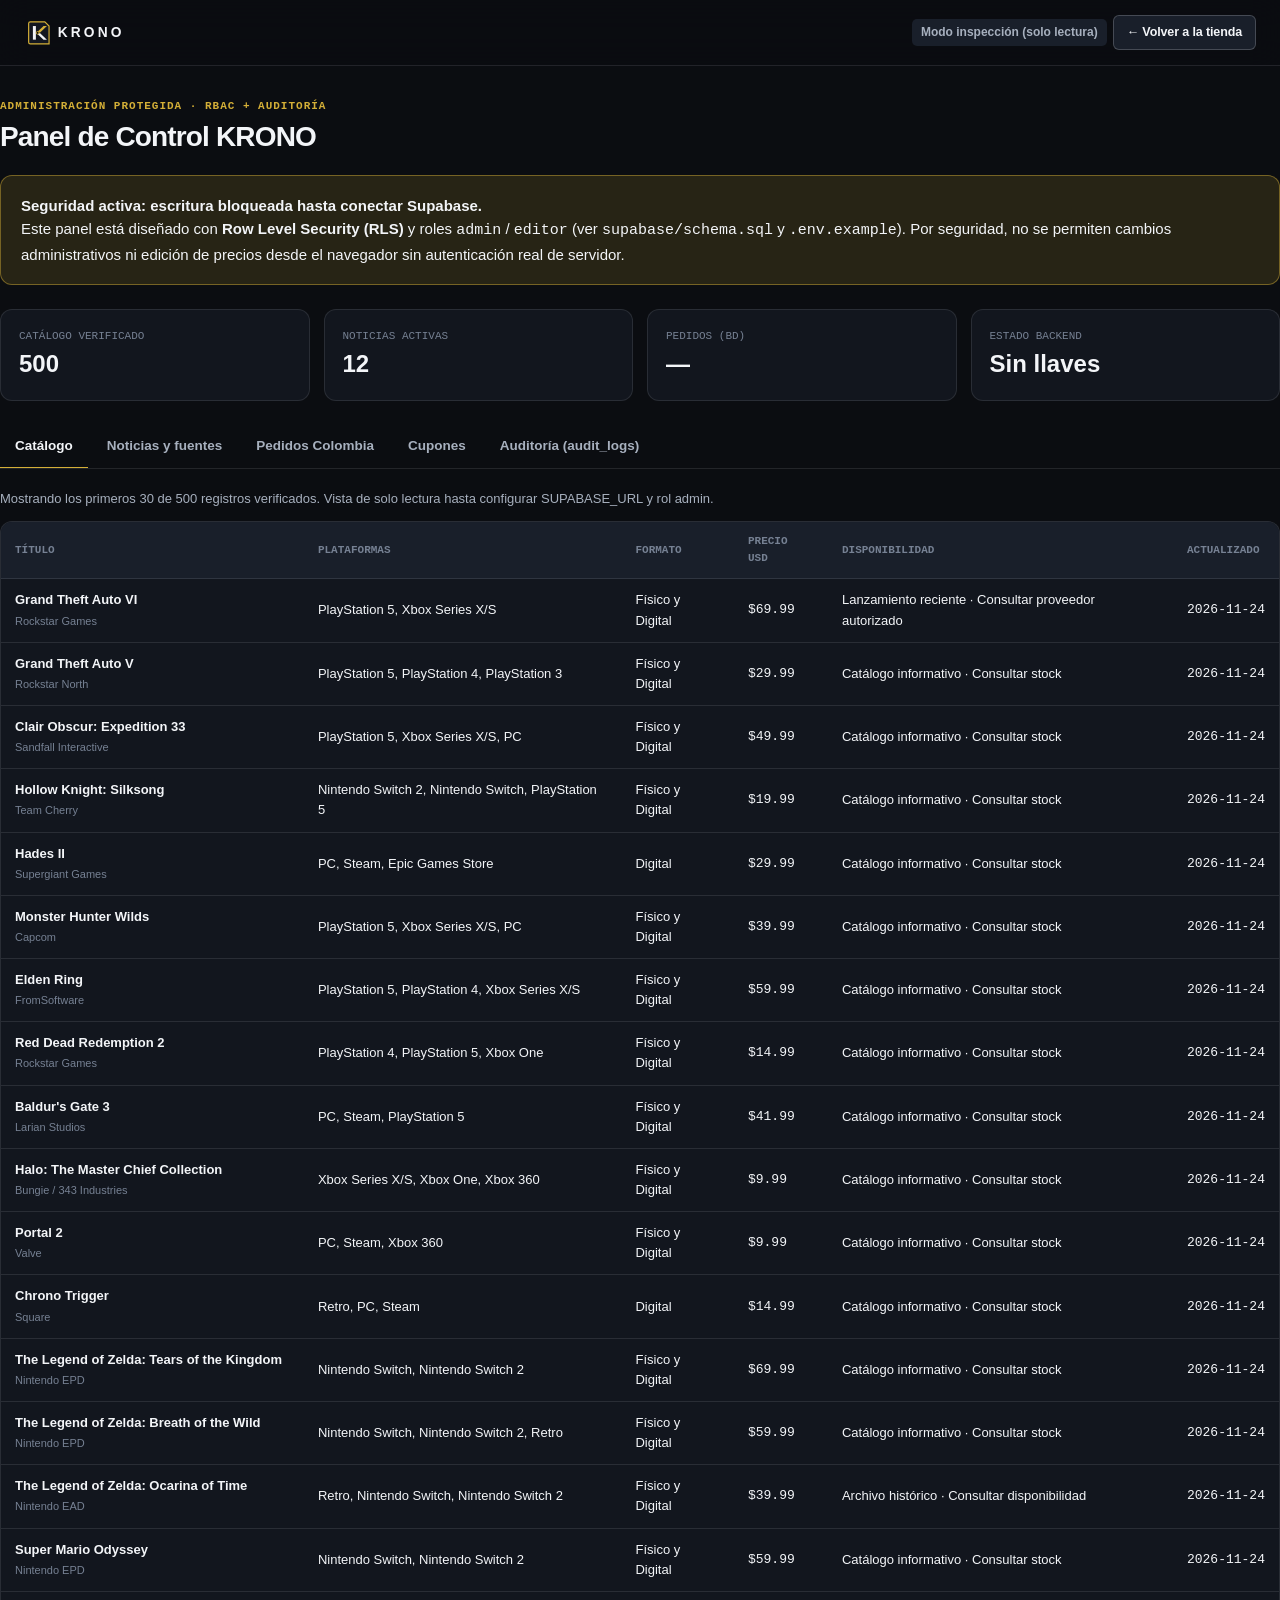
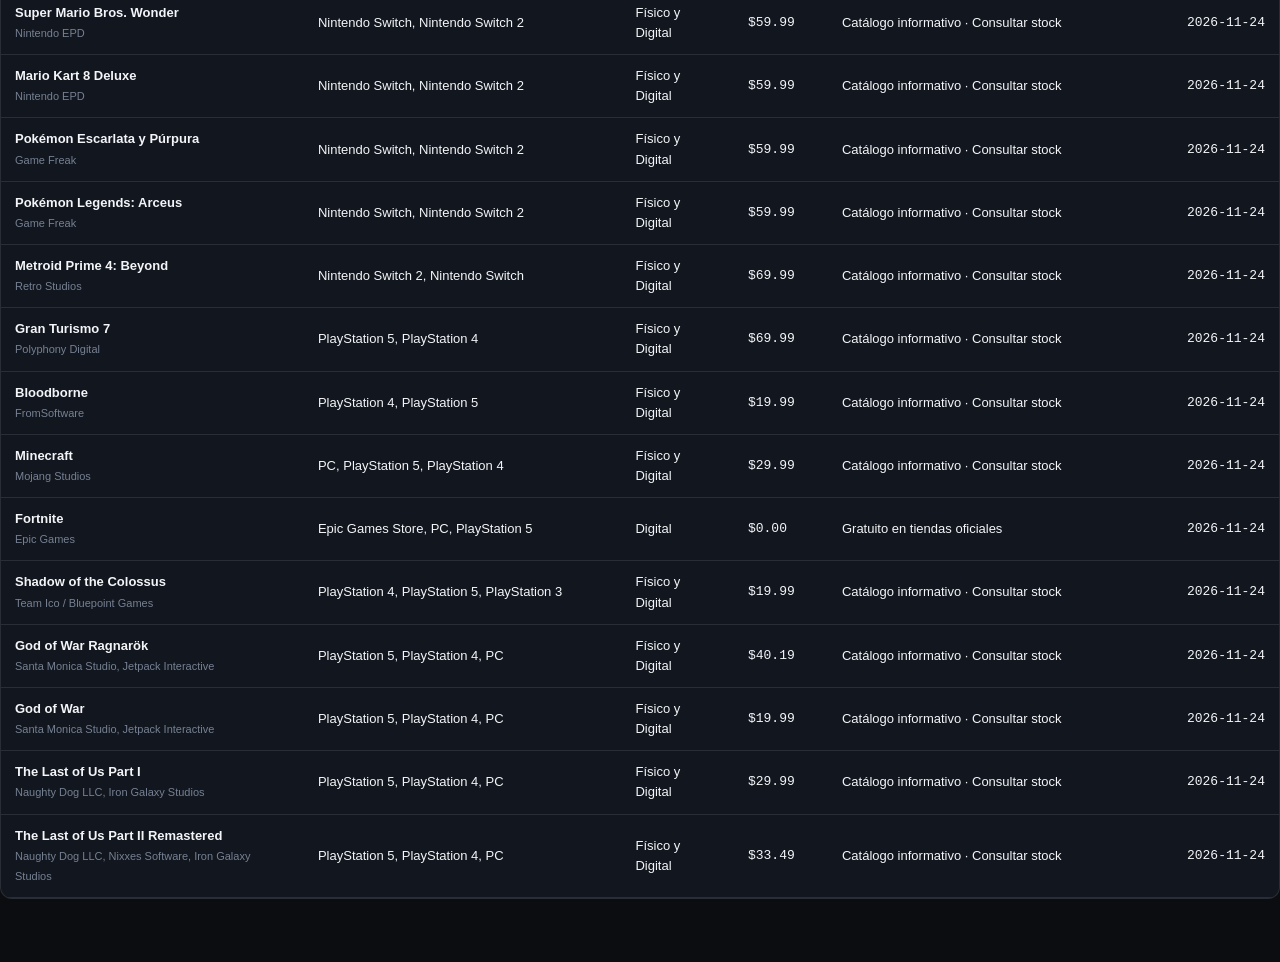
<file: admin.html>
<!DOCTYPE html>
<html lang="es" data-theme="dark">
  <head>
    <meta charset="UTF-8" />
    <meta name="viewport" content="width=device-width, initial-scale=1.0" />
    <meta name="robots" content="noindex, nofollow" />
    <title>Panel Administrativo — KRONO Game Store</title>
    <link rel="icon" type="image/svg+xml" href="assets/images/favicon.svg" />
    <link rel="stylesheet" href="css/styles.css" />
    <link rel="stylesheet" href="css/aurora-case.css" />
    <style>
      .admin-shell { padding: 32px 0 64px; }
      .admin-banner { padding: 18px 20px; border-radius: 12px; border: 1px solid color-mix(in srgb, var(--accent) 45%, transparent); background: var(--accent-soft); margin-bottom: 24px; }
      .admin-stats { display: grid; grid-template-columns: repeat(4, minmax(0, 1fr)); gap: 14px; margin-bottom: 24px; }
      .stat-card { padding: 18px; border-radius: 12px; background: var(--surface); border: 1px solid var(--border); }
      .stat-card span { display: block; font-family: var(--font-mono); font-size: 11px; color: var(--ink-muted); text-transform: uppercase; }
      .stat-card strong { font-size: 24px; font-weight: 800; }
      .admin-table-wrap { overflow-x: auto; border: 1px solid var(--border); border-radius: 12px; background: var(--surface); }
      .admin-table { width: 100%; border-collapse: collapse; font-size: 13px; }
      .admin-table th, .admin-table td { padding: 11px 14px; border-bottom: 1px solid var(--border); text-align: left; }
      .admin-table th { font-family: var(--font-mono); font-size: 11px; text-transform: uppercase; color: var(--ink-muted); background: var(--surface-subtle); }
      @media (max-width: 820px) { .admin-stats { grid-template-columns: repeat(2, 1fr); } }
    </style>
  </head>
  <body>
    <header class="site-header">
      <div class="container header-inner">
        <a href="index.html" class="brand" aria-label="Volver a KRONO">
          <img src="assets/brand/krono-horizontal.svg" alt="KRONO" class="brand-logo-img" width="150" height="30" />
        </a>
        <div class="header-actions">
          <span class="meta-tag" id="adminRoleBadge">Verificando permisos RBAC...</span>
          <a href="index.html" class="btn btn-secondary btn-sm">← Volver a la tienda</a>
        </div>
      </div>
    </header>

    <main class="container admin-shell">
      <div class="section-header">
        <div>
          <p class="section-eyebrow">Administración protegida · RBAC + Auditoría</p>
          <h1 class="section-title" style="font-size: 28px">Panel de Control KRONO</h1>
        </div>
      </div>

      <div id="adminStatusBanner" class="admin-banner"></div>

      <div class="admin-stats">
        <div class="stat-card"><span>Catálogo verificado</span><strong id="statGames">0</strong></div>
        <div class="stat-card"><span>Noticias activas</span><strong id="statNews">0</strong></div>
        <div class="stat-card"><span>Pedidos (BD)</span><strong id="statOrders">—</strong></div>
        <div class="stat-card"><span>Estado Backend</span><strong id="statBackend">Pendiente</strong></div>
      </div>

      <div class="section-tabs" role="tablist">
        <button type="button" class="tab-btn active" data-admin-tab="catalog">Catálogo</button>
        <button type="button" class="tab-btn" data-admin-tab="news">Noticias y fuentes</button>
        <button type="button" class="tab-btn" data-admin-tab="orders">Pedidos Colombia</button>
        <button type="button" class="tab-btn" data-admin-tab="coupons">Cupones</button>
        <button type="button" class="tab-btn" data-admin-tab="audit">Auditoría (audit_logs)</button>
      </div>

      <div id="adminTabContent"></div>
    </main>

    <script type="module" src="js/admin.js"></script>
  </body>
</html>
</file>
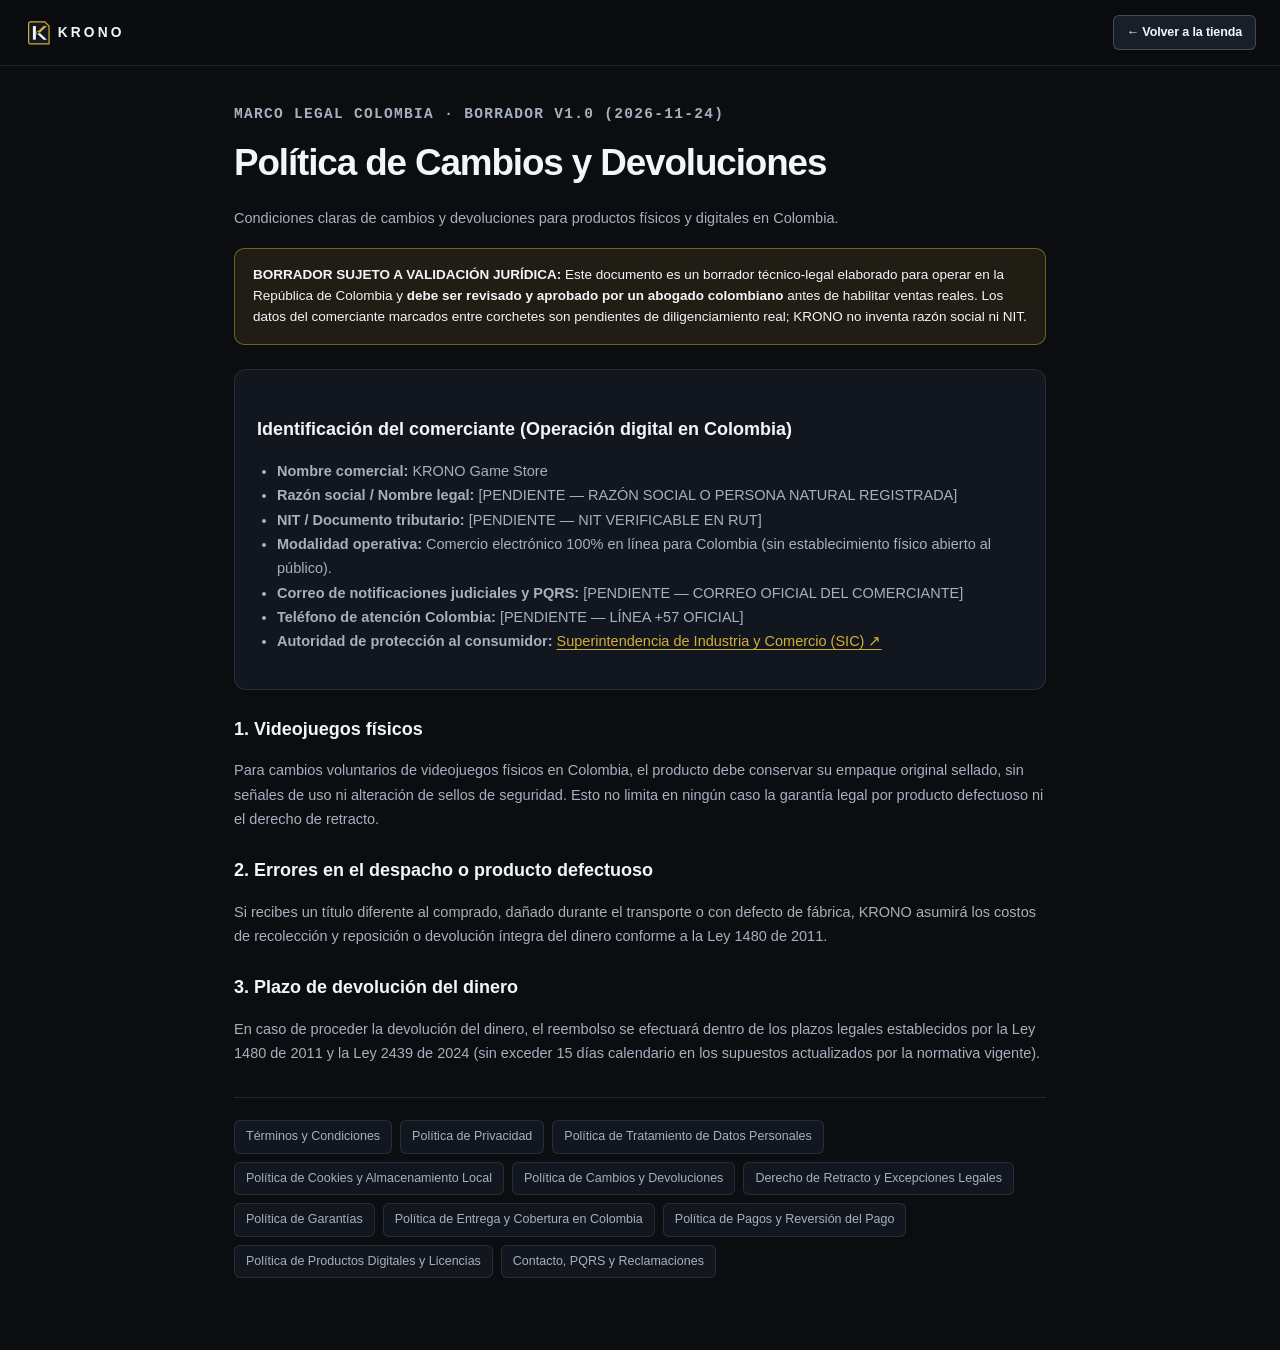
<file: legal/cambios-y-devoluciones.html>
<!DOCTYPE html>
<html lang="es" data-theme="dark">
  <head>
    <meta charset="UTF-8" />
    <meta name="viewport" content="width=device-width, initial-scale=1.0" />
    <title>Política de Cambios y Devoluciones — KRONO Game Store (Colombia)</title>
    <meta name="description" content="Condiciones claras de cambios y devoluciones para productos físicos y digitales en Colombia." />
    <link rel="icon" type="image/svg+xml" href="../assets/images/favicon.svg" />
    <link rel="stylesheet" href="../css/styles.css" />
    <link rel="stylesheet" href="../css/aurora-case.css" />
    <link rel="stylesheet" href="legal.css" />
  </head>
  <body>
    <header class="site-header">
      <div class="container header-inner">
        <a href="../index.html" class="brand" aria-label="Volver a KRONO">
          <img src="../assets/brand/krono-horizontal.svg" alt="KRONO" class="brand-logo-img" width="150" height="30" />
        </a>
        <div class="header-actions">
          <a href="../index.html#catalogo" class="btn btn-secondary btn-sm">← Volver a la tienda</a>
        </div>
      </div>
    </header>

    <main class="legal-shell legal-article">
      <p class="section-eyebrow">Marco Legal Colombia · Borrador v1.0 (2026-11-24)</p>
      <h1>Política de Cambios y Devoluciones</h1>
      <p style="margin-bottom: 18px">Condiciones claras de cambios y devoluciones para productos físicos y digitales en Colombia.</p>
      
<div class="legal-draft-alert" role="note">
  <strong>BORRADOR SUJETO A VALIDACIÓN JURÍDICA:</strong> Este documento es un borrador técnico-legal
  elaborado para operar en la República de Colombia y <strong>debe ser revisado y aprobado por un abogado
  colombiano</strong> antes de habilitar ventas reales. Los datos del comerciante marcados entre corchetes
  son pendientes de diligenciamiento real; KRONO no inventa razón social ni NIT.
</div>

      
<section class="legal-card">
  <h2>Identificación del comerciante (Operación digital en Colombia)</h2>
  <ul>
    <li><strong>Nombre comercial:</strong> KRONO Game Store</li>
    <li><strong>Razón social / Nombre legal:</strong> [PENDIENTE — RAZÓN SOCIAL O PERSONA NATURAL REGISTRADA]</li>
    <li><strong>NIT / Documento tributario:</strong> [PENDIENTE — NIT VERIFICABLE EN RUT]</li>
    <li><strong>Modalidad operativa:</strong> Comercio electrónico 100% en línea para Colombia (sin establecimiento físico abierto al público).</li>
    <li><strong>Correo de notificaciones judiciales y PQRS:</strong> [PENDIENTE — CORREO OFICIAL DEL COMERCIANTE]</li>
    <li><strong>Teléfono de atención Colombia:</strong> [PENDIENTE — LÍNEA +57 OFICIAL]</li>
    <li><strong>Autoridad de protección al consumidor:</strong>
      <a href="https://www.sic.gov.co/" target="_blank" rel="noopener noreferrer">Superintendencia de Industria y Comercio (SIC) ↗</a>
    </li>
  </ul>
</section>

      <section>
        
        <h2>1. Videojuegos físicos</h2>
        <p>Para cambios voluntarios de videojuegos físicos en Colombia, el producto debe conservar su empaque original sellado, sin señales de uso ni alteración de sellos de seguridad. Esto no limita en ningún caso la garantía legal por producto defectuoso ni el derecho de retracto.</p>
        <h2>2. Errores en el despacho o producto defectuoso</h2>
        <p>Si recibes un título diferente al comprado, dañado durante el transporte o con defecto de fábrica, KRONO asumirá los costos de recolección y reposición o devolución íntegra del dinero conforme a la Ley 1480 de 2011.</p>
        <h2>3. Plazo de devolución del dinero</h2>
        <p>En caso de proceder la devolución del dinero, el reembolso se efectuará dentro de los plazos legales establecidos por la Ley 1480 de 2011 y la Ley 2439 de 2024 (sin exceder 15 días calendario en los supuestos actualizados por la normativa vigente).</p>
        
      </section>
      <nav class="legal-nav-grid" aria-label="Documentos legales de KRONO">
        <a href="terminos-y-condiciones.html">Términos y Condiciones</a>
<a href="politica-de-privacidad.html">Política de Privacidad</a>
<a href="tratamiento-de-datos.html">Política de Tratamiento de Datos Personales</a>
<a href="politica-de-cookies.html">Política de Cookies y Almacenamiento Local</a>
<a href="cambios-y-devoluciones.html">Política de Cambios y Devoluciones</a>
<a href="derecho-de-retracto.html">Derecho de Retracto y Excepciones Legales</a>
<a href="garantias.html">Política de Garantías</a>
<a href="politica-de-entrega.html">Política de Entrega y Cobertura en Colombia</a>
<a href="politica-de-pagos.html">Política de Pagos y Reversión del Pago</a>
<a href="productos-digitales.html">Política de Productos Digitales y Licencias</a>
<a href="contacto-y-reclamaciones.html">Contacto, PQRS y Reclamaciones</a>
      </nav>
    </main>
  </body>
</html>
</file>
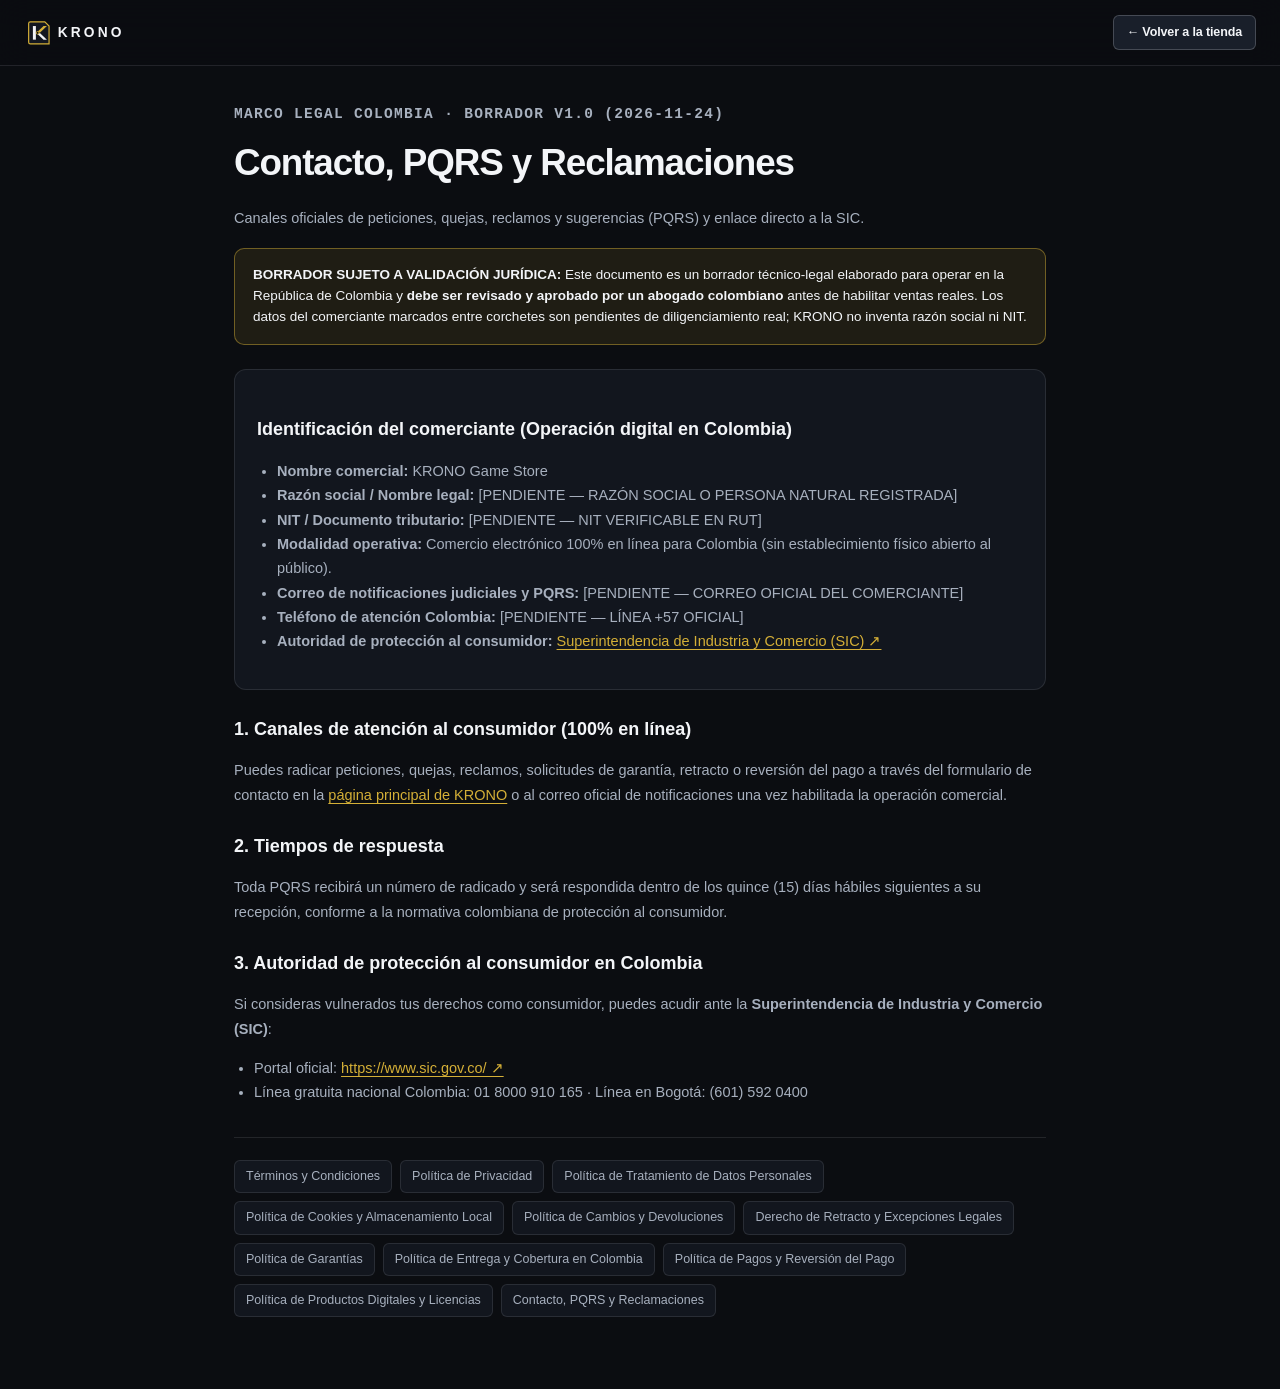
<file: legal/contacto-y-reclamaciones.html>
<!DOCTYPE html>
<html lang="es" data-theme="dark">
  <head>
    <meta charset="UTF-8" />
    <meta name="viewport" content="width=device-width, initial-scale=1.0" />
    <title>Contacto, PQRS y Reclamaciones — KRONO Game Store (Colombia)</title>
    <meta name="description" content="Canales oficiales de peticiones, quejas, reclamos y sugerencias (PQRS) y enlace directo a la SIC." />
    <link rel="icon" type="image/svg+xml" href="../assets/images/favicon.svg" />
    <link rel="stylesheet" href="../css/styles.css" />
    <link rel="stylesheet" href="../css/aurora-case.css" />
    <link rel="stylesheet" href="legal.css" />
  </head>
  <body>
    <header class="site-header">
      <div class="container header-inner">
        <a href="../index.html" class="brand" aria-label="Volver a KRONO">
          <img src="../assets/brand/krono-horizontal.svg" alt="KRONO" class="brand-logo-img" width="150" height="30" />
        </a>
        <div class="header-actions">
          <a href="../index.html#catalogo" class="btn btn-secondary btn-sm">← Volver a la tienda</a>
        </div>
      </div>
    </header>

    <main class="legal-shell legal-article">
      <p class="section-eyebrow">Marco Legal Colombia · Borrador v1.0 (2026-11-24)</p>
      <h1>Contacto, PQRS y Reclamaciones</h1>
      <p style="margin-bottom: 18px">Canales oficiales de peticiones, quejas, reclamos y sugerencias (PQRS) y enlace directo a la SIC.</p>
      
<div class="legal-draft-alert" role="note">
  <strong>BORRADOR SUJETO A VALIDACIÓN JURÍDICA:</strong> Este documento es un borrador técnico-legal
  elaborado para operar en la República de Colombia y <strong>debe ser revisado y aprobado por un abogado
  colombiano</strong> antes de habilitar ventas reales. Los datos del comerciante marcados entre corchetes
  son pendientes de diligenciamiento real; KRONO no inventa razón social ni NIT.
</div>

      
<section class="legal-card">
  <h2>Identificación del comerciante (Operación digital en Colombia)</h2>
  <ul>
    <li><strong>Nombre comercial:</strong> KRONO Game Store</li>
    <li><strong>Razón social / Nombre legal:</strong> [PENDIENTE — RAZÓN SOCIAL O PERSONA NATURAL REGISTRADA]</li>
    <li><strong>NIT / Documento tributario:</strong> [PENDIENTE — NIT VERIFICABLE EN RUT]</li>
    <li><strong>Modalidad operativa:</strong> Comercio electrónico 100% en línea para Colombia (sin establecimiento físico abierto al público).</li>
    <li><strong>Correo de notificaciones judiciales y PQRS:</strong> [PENDIENTE — CORREO OFICIAL DEL COMERCIANTE]</li>
    <li><strong>Teléfono de atención Colombia:</strong> [PENDIENTE — LÍNEA +57 OFICIAL]</li>
    <li><strong>Autoridad de protección al consumidor:</strong>
      <a href="https://www.sic.gov.co/" target="_blank" rel="noopener noreferrer">Superintendencia de Industria y Comercio (SIC) ↗</a>
    </li>
  </ul>
</section>

      <section>
        
        <h2>1. Canales de atención al consumidor (100% en línea)</h2>
        <p>Puedes radicar peticiones, quejas, reclamos, solicitudes de garantía, retracto o reversión del pago a través del formulario de contacto en la <a href="../index.html#contacto">página principal de KRONO</a> o al correo oficial de notificaciones una vez habilitada la operación comercial.</p>
        <h2>2. Tiempos de respuesta</h2>
        <p>Toda PQRS recibirá un número de radicado y será respondida dentro de los quince (15) días hábiles siguientes a su recepción, conforme a la normativa colombiana de protección al consumidor.</p>
        <h2>3. Autoridad de protección al consumidor en Colombia</h2>
        <p>Si consideras vulnerados tus derechos como consumidor, puedes acudir ante la <strong>Superintendencia de Industria y Comercio (SIC)</strong>:</p>
        <ul>
          <li>Portal oficial: <a href="https://www.sic.gov.co/" target="_blank" rel="noopener noreferrer">https://www.sic.gov.co/ ↗</a></li>
          <li>Línea gratuita nacional Colombia: 01 8000 910 165 · Línea en Bogotá: (601) 592 0400</li>
        </ul>
        
      </section>
      <nav class="legal-nav-grid" aria-label="Documentos legales de KRONO">
        <a href="terminos-y-condiciones.html">Términos y Condiciones</a>
<a href="politica-de-privacidad.html">Política de Privacidad</a>
<a href="tratamiento-de-datos.html">Política de Tratamiento de Datos Personales</a>
<a href="politica-de-cookies.html">Política de Cookies y Almacenamiento Local</a>
<a href="cambios-y-devoluciones.html">Política de Cambios y Devoluciones</a>
<a href="derecho-de-retracto.html">Derecho de Retracto y Excepciones Legales</a>
<a href="garantias.html">Política de Garantías</a>
<a href="politica-de-entrega.html">Política de Entrega y Cobertura en Colombia</a>
<a href="politica-de-pagos.html">Política de Pagos y Reversión del Pago</a>
<a href="productos-digitales.html">Política de Productos Digitales y Licencias</a>
<a href="contacto-y-reclamaciones.html">Contacto, PQRS y Reclamaciones</a>
      </nav>
    </main>
  </body>
</html>
</file>
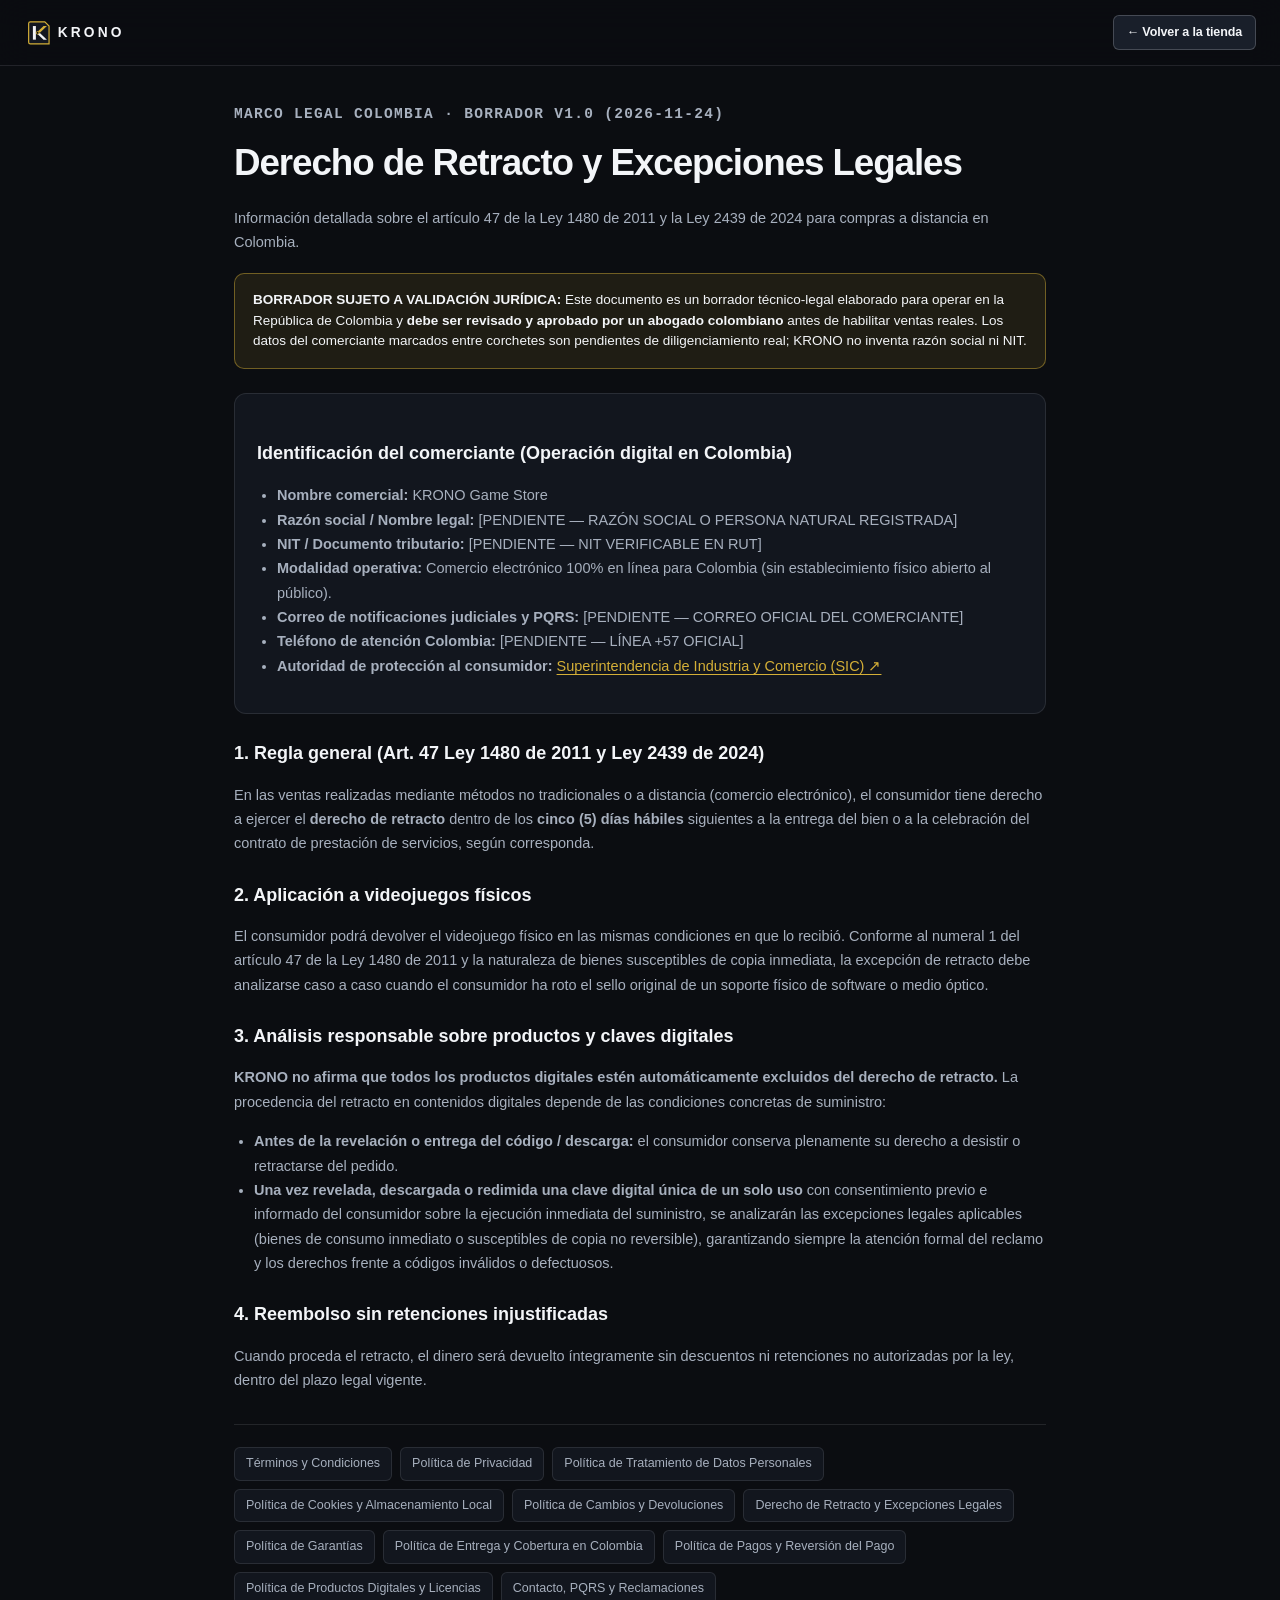
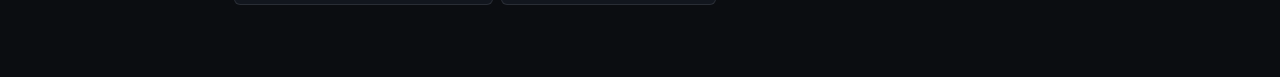
<file: legal/derecho-de-retracto.html>
<!DOCTYPE html>
<html lang="es" data-theme="dark">
  <head>
    <meta charset="UTF-8" />
    <meta name="viewport" content="width=device-width, initial-scale=1.0" />
    <title>Derecho de Retracto y Excepciones Legales — KRONO Game Store (Colombia)</title>
    <meta name="description" content="Información detallada sobre el artículo 47 de la Ley 1480 de 2011 y la Ley 2439 de 2024 para compras a distancia en Colombia." />
    <link rel="icon" type="image/svg+xml" href="../assets/images/favicon.svg" />
    <link rel="stylesheet" href="../css/styles.css" />
    <link rel="stylesheet" href="../css/aurora-case.css" />
    <link rel="stylesheet" href="legal.css" />
  </head>
  <body>
    <header class="site-header">
      <div class="container header-inner">
        <a href="../index.html" class="brand" aria-label="Volver a KRONO">
          <img src="../assets/brand/krono-horizontal.svg" alt="KRONO" class="brand-logo-img" width="150" height="30" />
        </a>
        <div class="header-actions">
          <a href="../index.html#catalogo" class="btn btn-secondary btn-sm">← Volver a la tienda</a>
        </div>
      </div>
    </header>

    <main class="legal-shell legal-article">
      <p class="section-eyebrow">Marco Legal Colombia · Borrador v1.0 (2026-11-24)</p>
      <h1>Derecho de Retracto y Excepciones Legales</h1>
      <p style="margin-bottom: 18px">Información detallada sobre el artículo 47 de la Ley 1480 de 2011 y la Ley 2439 de 2024 para compras a distancia en Colombia.</p>
      
<div class="legal-draft-alert" role="note">
  <strong>BORRADOR SUJETO A VALIDACIÓN JURÍDICA:</strong> Este documento es un borrador técnico-legal
  elaborado para operar en la República de Colombia y <strong>debe ser revisado y aprobado por un abogado
  colombiano</strong> antes de habilitar ventas reales. Los datos del comerciante marcados entre corchetes
  son pendientes de diligenciamiento real; KRONO no inventa razón social ni NIT.
</div>

      
<section class="legal-card">
  <h2>Identificación del comerciante (Operación digital en Colombia)</h2>
  <ul>
    <li><strong>Nombre comercial:</strong> KRONO Game Store</li>
    <li><strong>Razón social / Nombre legal:</strong> [PENDIENTE — RAZÓN SOCIAL O PERSONA NATURAL REGISTRADA]</li>
    <li><strong>NIT / Documento tributario:</strong> [PENDIENTE — NIT VERIFICABLE EN RUT]</li>
    <li><strong>Modalidad operativa:</strong> Comercio electrónico 100% en línea para Colombia (sin establecimiento físico abierto al público).</li>
    <li><strong>Correo de notificaciones judiciales y PQRS:</strong> [PENDIENTE — CORREO OFICIAL DEL COMERCIANTE]</li>
    <li><strong>Teléfono de atención Colombia:</strong> [PENDIENTE — LÍNEA +57 OFICIAL]</li>
    <li><strong>Autoridad de protección al consumidor:</strong>
      <a href="https://www.sic.gov.co/" target="_blank" rel="noopener noreferrer">Superintendencia de Industria y Comercio (SIC) ↗</a>
    </li>
  </ul>
</section>

      <section>
        
        <h2>1. Regla general (Art. 47 Ley 1480 de 2011 y Ley 2439 de 2024)</h2>
        <p>En las ventas realizadas mediante métodos no tradicionales o a distancia (comercio electrónico), el consumidor tiene derecho a ejercer el <strong>derecho de retracto</strong> dentro de los <strong>cinco (5) días hábiles</strong> siguientes a la entrega del bien o a la celebración del contrato de prestación de servicios, según corresponda.</p>
        <h2>2. Aplicación a videojuegos físicos</h2>
        <p>El consumidor podrá devolver el videojuego físico en las mismas condiciones en que lo recibió. Conforme al numeral 1 del artículo 47 de la Ley 1480 de 2011 y la naturaleza de bienes susceptibles de copia inmediata, la excepción de retracto debe analizarse caso a caso cuando el consumidor ha roto el sello original de un soporte físico de software o medio óptico.</p>
        <h2>3. Análisis responsable sobre productos y claves digitales</h2>
        <p><strong>KRONO no afirma que todos los productos digitales estén automáticamente excluidos del derecho de retracto.</strong> La procedencia del retracto en contenidos digitales depende de las condiciones concretas de suministro:</p>
        <ul>
          <li><strong>Antes de la revelación o entrega del código / descarga:</strong> el consumidor conserva plenamente su derecho a desistir o retractarse del pedido.</li>
          <li><strong>Una vez revelada, descargada o redimida una clave digital única de un solo uso</strong> con consentimiento previo e informado del consumidor sobre la ejecución inmediata del suministro, se analizarán las excepciones legales aplicables (bienes de consumo inmediato o susceptibles de copia no reversible), garantizando siempre la atención formal del reclamo y los derechos frente a códigos inválidos o defectuosos.</li>
        </ul>
        <h2>4. Reembolso sin retenciones injustificadas</h2>
        <p>Cuando proceda el retracto, el dinero será devuelto íntegramente sin descuentos ni retenciones no autorizadas por la ley, dentro del plazo legal vigente.</p>
        
      </section>
      <nav class="legal-nav-grid" aria-label="Documentos legales de KRONO">
        <a href="terminos-y-condiciones.html">Términos y Condiciones</a>
<a href="politica-de-privacidad.html">Política de Privacidad</a>
<a href="tratamiento-de-datos.html">Política de Tratamiento de Datos Personales</a>
<a href="politica-de-cookies.html">Política de Cookies y Almacenamiento Local</a>
<a href="cambios-y-devoluciones.html">Política de Cambios y Devoluciones</a>
<a href="derecho-de-retracto.html">Derecho de Retracto y Excepciones Legales</a>
<a href="garantias.html">Política de Garantías</a>
<a href="politica-de-entrega.html">Política de Entrega y Cobertura en Colombia</a>
<a href="politica-de-pagos.html">Política de Pagos y Reversión del Pago</a>
<a href="productos-digitales.html">Política de Productos Digitales y Licencias</a>
<a href="contacto-y-reclamaciones.html">Contacto, PQRS y Reclamaciones</a>
      </nav>
    </main>
  </body>
</html>
</file>
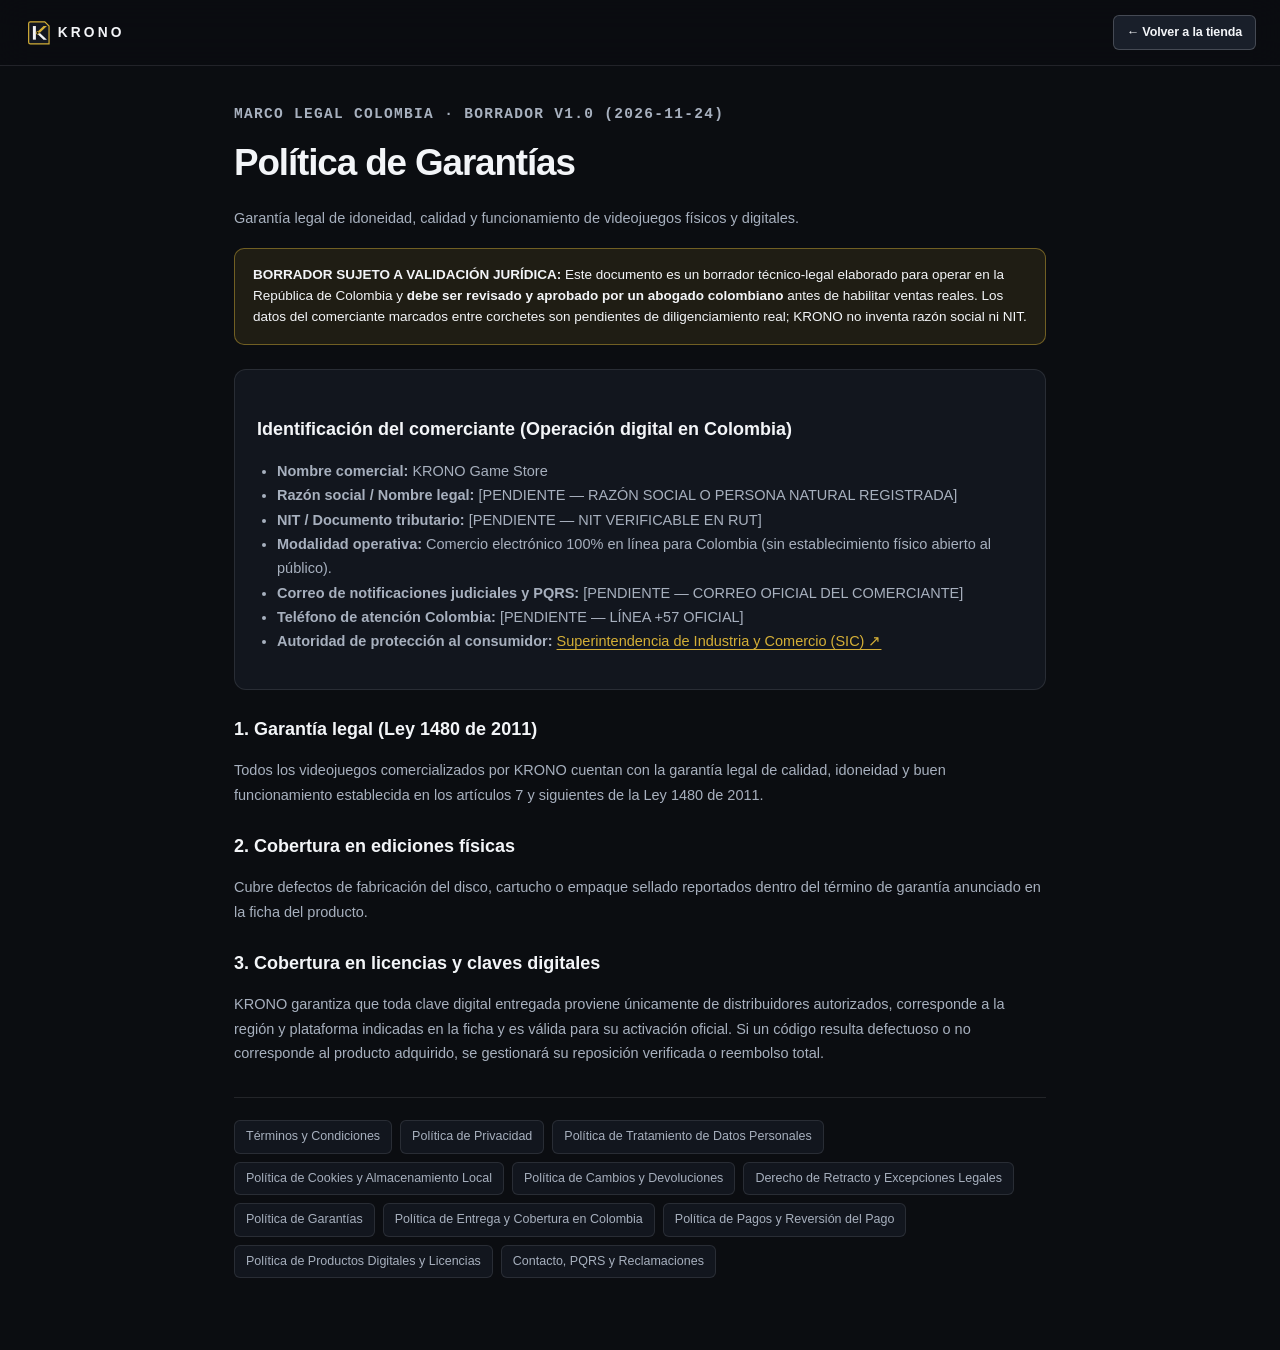
<file: legal/garantias.html>
<!DOCTYPE html>
<html lang="es" data-theme="dark">
  <head>
    <meta charset="UTF-8" />
    <meta name="viewport" content="width=device-width, initial-scale=1.0" />
    <title>Política de Garantías — KRONO Game Store (Colombia)</title>
    <meta name="description" content="Garantía legal de idoneidad, calidad y funcionamiento de videojuegos físicos y digitales." />
    <link rel="icon" type="image/svg+xml" href="../assets/images/favicon.svg" />
    <link rel="stylesheet" href="../css/styles.css" />
    <link rel="stylesheet" href="../css/aurora-case.css" />
    <link rel="stylesheet" href="legal.css" />
  </head>
  <body>
    <header class="site-header">
      <div class="container header-inner">
        <a href="../index.html" class="brand" aria-label="Volver a KRONO">
          <img src="../assets/brand/krono-horizontal.svg" alt="KRONO" class="brand-logo-img" width="150" height="30" />
        </a>
        <div class="header-actions">
          <a href="../index.html#catalogo" class="btn btn-secondary btn-sm">← Volver a la tienda</a>
        </div>
      </div>
    </header>

    <main class="legal-shell legal-article">
      <p class="section-eyebrow">Marco Legal Colombia · Borrador v1.0 (2026-11-24)</p>
      <h1>Política de Garantías</h1>
      <p style="margin-bottom: 18px">Garantía legal de idoneidad, calidad y funcionamiento de videojuegos físicos y digitales.</p>
      
<div class="legal-draft-alert" role="note">
  <strong>BORRADOR SUJETO A VALIDACIÓN JURÍDICA:</strong> Este documento es un borrador técnico-legal
  elaborado para operar en la República de Colombia y <strong>debe ser revisado y aprobado por un abogado
  colombiano</strong> antes de habilitar ventas reales. Los datos del comerciante marcados entre corchetes
  son pendientes de diligenciamiento real; KRONO no inventa razón social ni NIT.
</div>

      
<section class="legal-card">
  <h2>Identificación del comerciante (Operación digital en Colombia)</h2>
  <ul>
    <li><strong>Nombre comercial:</strong> KRONO Game Store</li>
    <li><strong>Razón social / Nombre legal:</strong> [PENDIENTE — RAZÓN SOCIAL O PERSONA NATURAL REGISTRADA]</li>
    <li><strong>NIT / Documento tributario:</strong> [PENDIENTE — NIT VERIFICABLE EN RUT]</li>
    <li><strong>Modalidad operativa:</strong> Comercio electrónico 100% en línea para Colombia (sin establecimiento físico abierto al público).</li>
    <li><strong>Correo de notificaciones judiciales y PQRS:</strong> [PENDIENTE — CORREO OFICIAL DEL COMERCIANTE]</li>
    <li><strong>Teléfono de atención Colombia:</strong> [PENDIENTE — LÍNEA +57 OFICIAL]</li>
    <li><strong>Autoridad de protección al consumidor:</strong>
      <a href="https://www.sic.gov.co/" target="_blank" rel="noopener noreferrer">Superintendencia de Industria y Comercio (SIC) ↗</a>
    </li>
  </ul>
</section>

      <section>
        
        <h2>1. Garantía legal (Ley 1480 de 2011)</h2>
        <p>Todos los videojuegos comercializados por KRONO cuentan con la garantía legal de calidad, idoneidad y buen funcionamiento establecida en los artículos 7 y siguientes de la Ley 1480 de 2011.</p>
        <h2>2. Cobertura en ediciones físicas</h2>
        <p>Cubre defectos de fabricación del disco, cartucho o empaque sellado reportados dentro del término de garantía anunciado en la ficha del producto.</p>
        <h2>3. Cobertura en licencias y claves digitales</h2>
        <p>KRONO garantiza que toda clave digital entregada proviene únicamente de distribuidores autorizados, corresponde a la región y plataforma indicadas en la ficha y es válida para su activación oficial. Si un código resulta defectuoso o no corresponde al producto adquirido, se gestionará su reposición verificada o reembolso total.</p>
        
      </section>
      <nav class="legal-nav-grid" aria-label="Documentos legales de KRONO">
        <a href="terminos-y-condiciones.html">Términos y Condiciones</a>
<a href="politica-de-privacidad.html">Política de Privacidad</a>
<a href="tratamiento-de-datos.html">Política de Tratamiento de Datos Personales</a>
<a href="politica-de-cookies.html">Política de Cookies y Almacenamiento Local</a>
<a href="cambios-y-devoluciones.html">Política de Cambios y Devoluciones</a>
<a href="derecho-de-retracto.html">Derecho de Retracto y Excepciones Legales</a>
<a href="garantias.html">Política de Garantías</a>
<a href="politica-de-entrega.html">Política de Entrega y Cobertura en Colombia</a>
<a href="politica-de-pagos.html">Política de Pagos y Reversión del Pago</a>
<a href="productos-digitales.html">Política de Productos Digitales y Licencias</a>
<a href="contacto-y-reclamaciones.html">Contacto, PQRS y Reclamaciones</a>
      </nav>
    </main>
  </body>
</html>
</file>
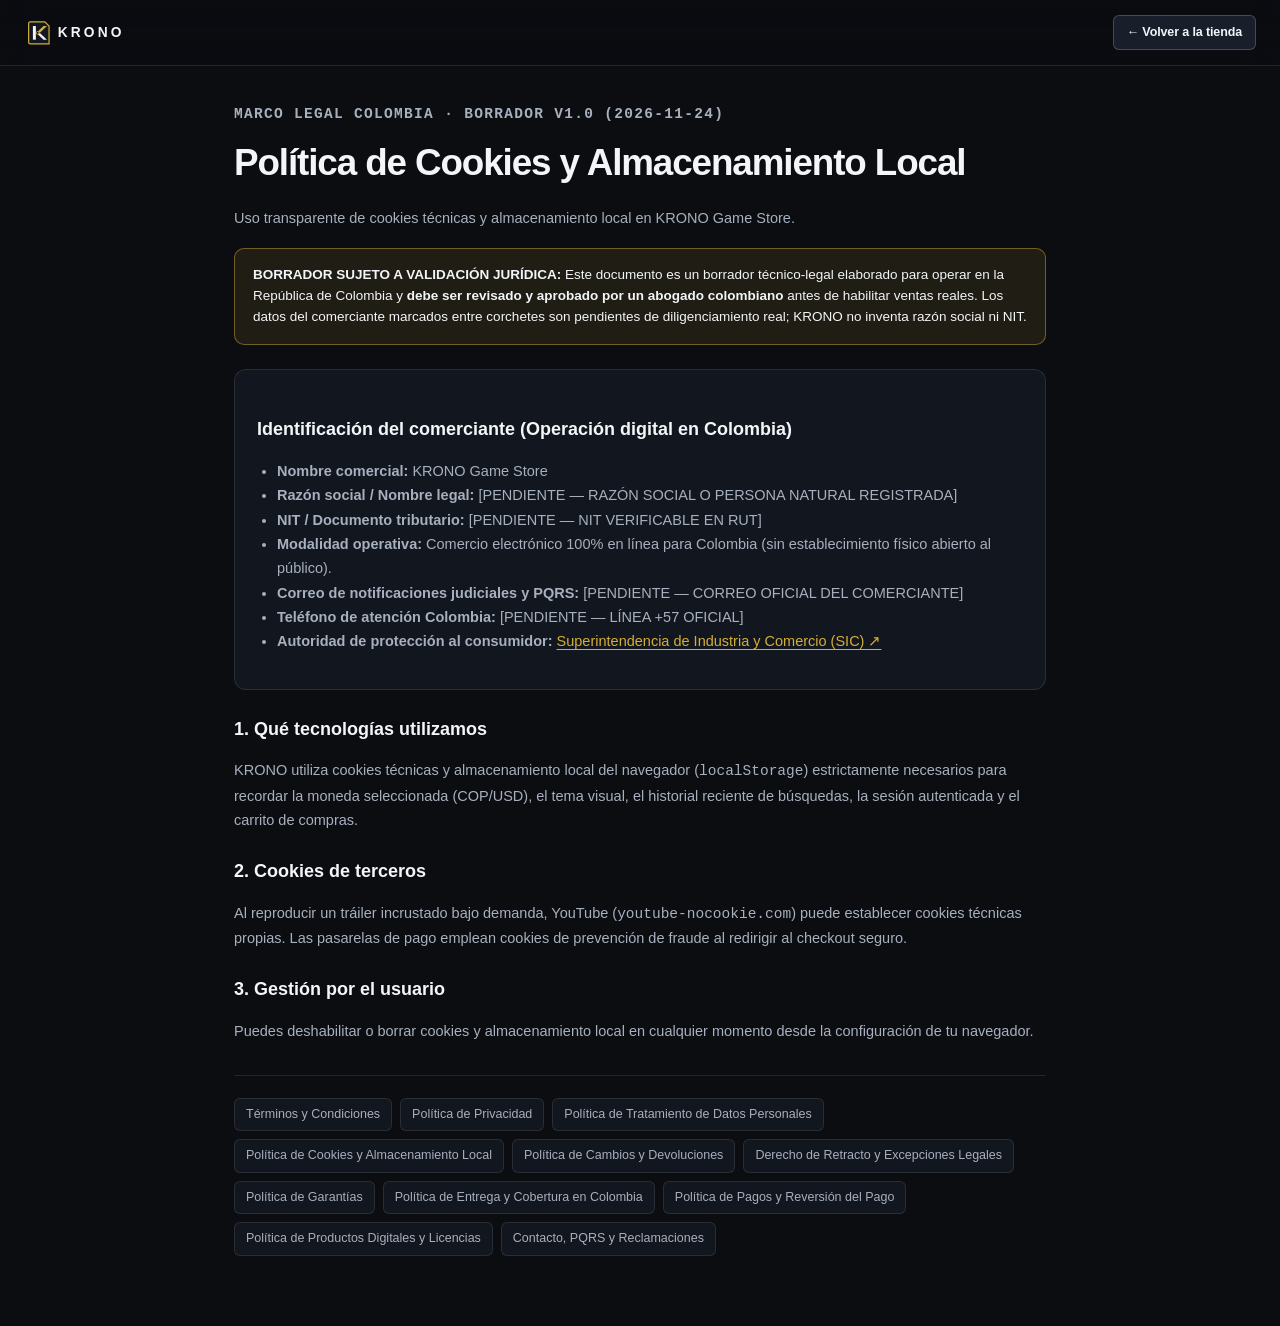
<file: legal/politica-de-cookies.html>
<!DOCTYPE html>
<html lang="es" data-theme="dark">
  <head>
    <meta charset="UTF-8" />
    <meta name="viewport" content="width=device-width, initial-scale=1.0" />
    <title>Política de Cookies y Almacenamiento Local — KRONO Game Store (Colombia)</title>
    <meta name="description" content="Uso transparente de cookies técnicas y almacenamiento local en KRONO Game Store." />
    <link rel="icon" type="image/svg+xml" href="../assets/images/favicon.svg" />
    <link rel="stylesheet" href="../css/styles.css" />
    <link rel="stylesheet" href="../css/aurora-case.css" />
    <link rel="stylesheet" href="legal.css" />
  </head>
  <body>
    <header class="site-header">
      <div class="container header-inner">
        <a href="../index.html" class="brand" aria-label="Volver a KRONO">
          <img src="../assets/brand/krono-horizontal.svg" alt="KRONO" class="brand-logo-img" width="150" height="30" />
        </a>
        <div class="header-actions">
          <a href="../index.html#catalogo" class="btn btn-secondary btn-sm">← Volver a la tienda</a>
        </div>
      </div>
    </header>

    <main class="legal-shell legal-article">
      <p class="section-eyebrow">Marco Legal Colombia · Borrador v1.0 (2026-11-24)</p>
      <h1>Política de Cookies y Almacenamiento Local</h1>
      <p style="margin-bottom: 18px">Uso transparente de cookies técnicas y almacenamiento local en KRONO Game Store.</p>
      
<div class="legal-draft-alert" role="note">
  <strong>BORRADOR SUJETO A VALIDACIÓN JURÍDICA:</strong> Este documento es un borrador técnico-legal
  elaborado para operar en la República de Colombia y <strong>debe ser revisado y aprobado por un abogado
  colombiano</strong> antes de habilitar ventas reales. Los datos del comerciante marcados entre corchetes
  son pendientes de diligenciamiento real; KRONO no inventa razón social ni NIT.
</div>

      
<section class="legal-card">
  <h2>Identificación del comerciante (Operación digital en Colombia)</h2>
  <ul>
    <li><strong>Nombre comercial:</strong> KRONO Game Store</li>
    <li><strong>Razón social / Nombre legal:</strong> [PENDIENTE — RAZÓN SOCIAL O PERSONA NATURAL REGISTRADA]</li>
    <li><strong>NIT / Documento tributario:</strong> [PENDIENTE — NIT VERIFICABLE EN RUT]</li>
    <li><strong>Modalidad operativa:</strong> Comercio electrónico 100% en línea para Colombia (sin establecimiento físico abierto al público).</li>
    <li><strong>Correo de notificaciones judiciales y PQRS:</strong> [PENDIENTE — CORREO OFICIAL DEL COMERCIANTE]</li>
    <li><strong>Teléfono de atención Colombia:</strong> [PENDIENTE — LÍNEA +57 OFICIAL]</li>
    <li><strong>Autoridad de protección al consumidor:</strong>
      <a href="https://www.sic.gov.co/" target="_blank" rel="noopener noreferrer">Superintendencia de Industria y Comercio (SIC) ↗</a>
    </li>
  </ul>
</section>

      <section>
        
        <h2>1. Qué tecnologías utilizamos</h2>
        <p>KRONO utiliza cookies técnicas y almacenamiento local del navegador (<code>localStorage</code>) estrictamente necesarios para recordar la moneda seleccionada (COP/USD), el tema visual, el historial reciente de búsquedas, la sesión autenticada y el carrito de compras.</p>
        <h2>2. Cookies de terceros</h2>
        <p>Al reproducir un tráiler incrustado bajo demanda, YouTube (<code>youtube-nocookie.com</code>) puede establecer cookies técnicas propias. Las pasarelas de pago emplean cookies de prevención de fraude al redirigir al checkout seguro.</p>
        <h2>3. Gestión por el usuario</h2>
        <p>Puedes deshabilitar o borrar cookies y almacenamiento local en cualquier momento desde la configuración de tu navegador.</p>
        
      </section>
      <nav class="legal-nav-grid" aria-label="Documentos legales de KRONO">
        <a href="terminos-y-condiciones.html">Términos y Condiciones</a>
<a href="politica-de-privacidad.html">Política de Privacidad</a>
<a href="tratamiento-de-datos.html">Política de Tratamiento de Datos Personales</a>
<a href="politica-de-cookies.html">Política de Cookies y Almacenamiento Local</a>
<a href="cambios-y-devoluciones.html">Política de Cambios y Devoluciones</a>
<a href="derecho-de-retracto.html">Derecho de Retracto y Excepciones Legales</a>
<a href="garantias.html">Política de Garantías</a>
<a href="politica-de-entrega.html">Política de Entrega y Cobertura en Colombia</a>
<a href="politica-de-pagos.html">Política de Pagos y Reversión del Pago</a>
<a href="productos-digitales.html">Política de Productos Digitales y Licencias</a>
<a href="contacto-y-reclamaciones.html">Contacto, PQRS y Reclamaciones</a>
      </nav>
    </main>
  </body>
</html>
</file>
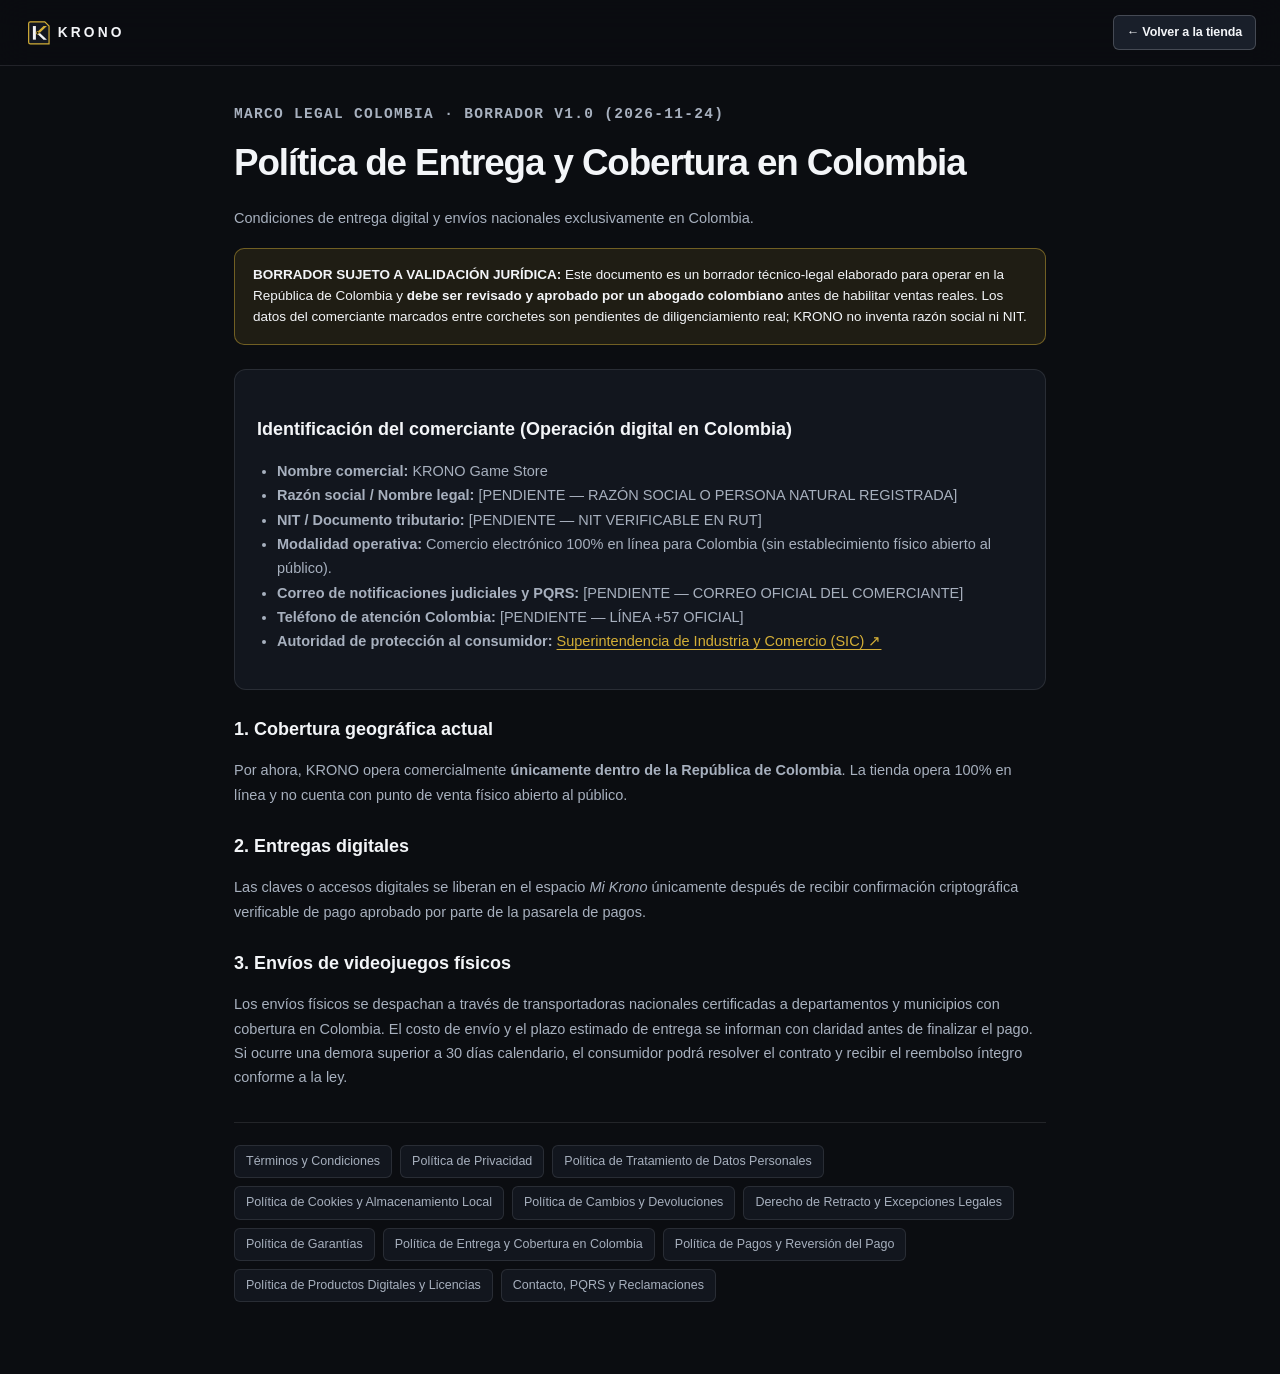
<file: legal/politica-de-entrega.html>
<!DOCTYPE html>
<html lang="es" data-theme="dark">
  <head>
    <meta charset="UTF-8" />
    <meta name="viewport" content="width=device-width, initial-scale=1.0" />
    <title>Política de Entrega y Cobertura en Colombia — KRONO Game Store (Colombia)</title>
    <meta name="description" content="Condiciones de entrega digital y envíos nacionales exclusivamente en Colombia." />
    <link rel="icon" type="image/svg+xml" href="../assets/images/favicon.svg" />
    <link rel="stylesheet" href="../css/styles.css" />
    <link rel="stylesheet" href="../css/aurora-case.css" />
    <link rel="stylesheet" href="legal.css" />
  </head>
  <body>
    <header class="site-header">
      <div class="container header-inner">
        <a href="../index.html" class="brand" aria-label="Volver a KRONO">
          <img src="../assets/brand/krono-horizontal.svg" alt="KRONO" class="brand-logo-img" width="150" height="30" />
        </a>
        <div class="header-actions">
          <a href="../index.html#catalogo" class="btn btn-secondary btn-sm">← Volver a la tienda</a>
        </div>
      </div>
    </header>

    <main class="legal-shell legal-article">
      <p class="section-eyebrow">Marco Legal Colombia · Borrador v1.0 (2026-11-24)</p>
      <h1>Política de Entrega y Cobertura en Colombia</h1>
      <p style="margin-bottom: 18px">Condiciones de entrega digital y envíos nacionales exclusivamente en Colombia.</p>
      
<div class="legal-draft-alert" role="note">
  <strong>BORRADOR SUJETO A VALIDACIÓN JURÍDICA:</strong> Este documento es un borrador técnico-legal
  elaborado para operar en la República de Colombia y <strong>debe ser revisado y aprobado por un abogado
  colombiano</strong> antes de habilitar ventas reales. Los datos del comerciante marcados entre corchetes
  son pendientes de diligenciamiento real; KRONO no inventa razón social ni NIT.
</div>

      
<section class="legal-card">
  <h2>Identificación del comerciante (Operación digital en Colombia)</h2>
  <ul>
    <li><strong>Nombre comercial:</strong> KRONO Game Store</li>
    <li><strong>Razón social / Nombre legal:</strong> [PENDIENTE — RAZÓN SOCIAL O PERSONA NATURAL REGISTRADA]</li>
    <li><strong>NIT / Documento tributario:</strong> [PENDIENTE — NIT VERIFICABLE EN RUT]</li>
    <li><strong>Modalidad operativa:</strong> Comercio electrónico 100% en línea para Colombia (sin establecimiento físico abierto al público).</li>
    <li><strong>Correo de notificaciones judiciales y PQRS:</strong> [PENDIENTE — CORREO OFICIAL DEL COMERCIANTE]</li>
    <li><strong>Teléfono de atención Colombia:</strong> [PENDIENTE — LÍNEA +57 OFICIAL]</li>
    <li><strong>Autoridad de protección al consumidor:</strong>
      <a href="https://www.sic.gov.co/" target="_blank" rel="noopener noreferrer">Superintendencia de Industria y Comercio (SIC) ↗</a>
    </li>
  </ul>
</section>

      <section>
        
        <h2>1. Cobertura geográfica actual</h2>
        <p>Por ahora, KRONO opera comercialmente <strong>únicamente dentro de la República de Colombia</strong>. La tienda opera 100% en línea y no cuenta con punto de venta físico abierto al público.</p>
        <h2>2. Entregas digitales</h2>
        <p>Las claves o accesos digitales se liberan en el espacio <em>Mi Krono</em> únicamente después de recibir confirmación criptográfica verificable de pago aprobado por parte de la pasarela de pagos.</p>
        <h2>3. Envíos de videojuegos físicos</h2>
        <p>Los envíos físicos se despachan a través de transportadoras nacionales certificadas a departamentos y municipios con cobertura en Colombia. El costo de envío y el plazo estimado de entrega se informan con claridad antes de finalizar el pago. Si ocurre una demora superior a 30 días calendario, el consumidor podrá resolver el contrato y recibir el reembolso íntegro conforme a la ley.</p>
        
      </section>
      <nav class="legal-nav-grid" aria-label="Documentos legales de KRONO">
        <a href="terminos-y-condiciones.html">Términos y Condiciones</a>
<a href="politica-de-privacidad.html">Política de Privacidad</a>
<a href="tratamiento-de-datos.html">Política de Tratamiento de Datos Personales</a>
<a href="politica-de-cookies.html">Política de Cookies y Almacenamiento Local</a>
<a href="cambios-y-devoluciones.html">Política de Cambios y Devoluciones</a>
<a href="derecho-de-retracto.html">Derecho de Retracto y Excepciones Legales</a>
<a href="garantias.html">Política de Garantías</a>
<a href="politica-de-entrega.html">Política de Entrega y Cobertura en Colombia</a>
<a href="politica-de-pagos.html">Política de Pagos y Reversión del Pago</a>
<a href="productos-digitales.html">Política de Productos Digitales y Licencias</a>
<a href="contacto-y-reclamaciones.html">Contacto, PQRS y Reclamaciones</a>
      </nav>
    </main>
  </body>
</html>
</file>
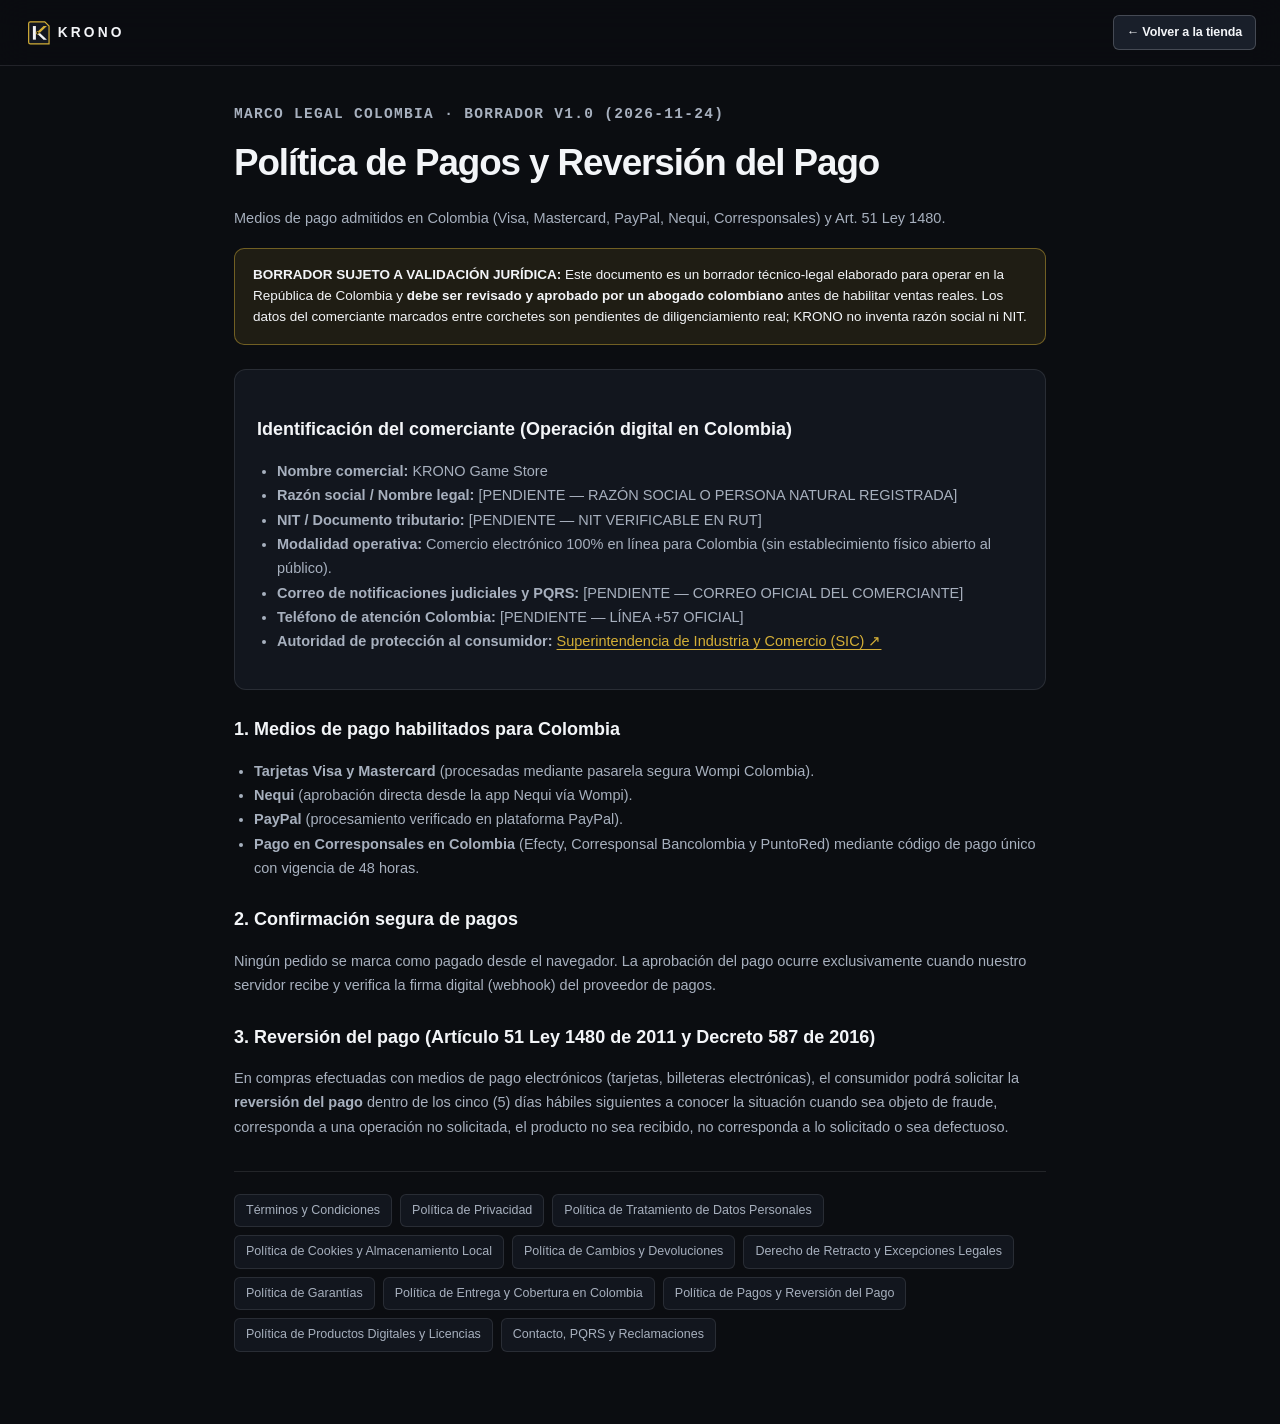
<file: legal/politica-de-pagos.html>
<!DOCTYPE html>
<html lang="es" data-theme="dark">
  <head>
    <meta charset="UTF-8" />
    <meta name="viewport" content="width=device-width, initial-scale=1.0" />
    <title>Política de Pagos y Reversión del Pago — KRONO Game Store (Colombia)</title>
    <meta name="description" content="Medios de pago admitidos en Colombia (Visa, Mastercard, PayPal, Nequi, Corresponsales) y Art. 51 Ley 1480." />
    <link rel="icon" type="image/svg+xml" href="../assets/images/favicon.svg" />
    <link rel="stylesheet" href="../css/styles.css" />
    <link rel="stylesheet" href="../css/aurora-case.css" />
    <link rel="stylesheet" href="legal.css" />
  </head>
  <body>
    <header class="site-header">
      <div class="container header-inner">
        <a href="../index.html" class="brand" aria-label="Volver a KRONO">
          <img src="../assets/brand/krono-horizontal.svg" alt="KRONO" class="brand-logo-img" width="150" height="30" />
        </a>
        <div class="header-actions">
          <a href="../index.html#catalogo" class="btn btn-secondary btn-sm">← Volver a la tienda</a>
        </div>
      </div>
    </header>

    <main class="legal-shell legal-article">
      <p class="section-eyebrow">Marco Legal Colombia · Borrador v1.0 (2026-11-24)</p>
      <h1>Política de Pagos y Reversión del Pago</h1>
      <p style="margin-bottom: 18px">Medios de pago admitidos en Colombia (Visa, Mastercard, PayPal, Nequi, Corresponsales) y Art. 51 Ley 1480.</p>
      
<div class="legal-draft-alert" role="note">
  <strong>BORRADOR SUJETO A VALIDACIÓN JURÍDICA:</strong> Este documento es un borrador técnico-legal
  elaborado para operar en la República de Colombia y <strong>debe ser revisado y aprobado por un abogado
  colombiano</strong> antes de habilitar ventas reales. Los datos del comerciante marcados entre corchetes
  son pendientes de diligenciamiento real; KRONO no inventa razón social ni NIT.
</div>

      
<section class="legal-card">
  <h2>Identificación del comerciante (Operación digital en Colombia)</h2>
  <ul>
    <li><strong>Nombre comercial:</strong> KRONO Game Store</li>
    <li><strong>Razón social / Nombre legal:</strong> [PENDIENTE — RAZÓN SOCIAL O PERSONA NATURAL REGISTRADA]</li>
    <li><strong>NIT / Documento tributario:</strong> [PENDIENTE — NIT VERIFICABLE EN RUT]</li>
    <li><strong>Modalidad operativa:</strong> Comercio electrónico 100% en línea para Colombia (sin establecimiento físico abierto al público).</li>
    <li><strong>Correo de notificaciones judiciales y PQRS:</strong> [PENDIENTE — CORREO OFICIAL DEL COMERCIANTE]</li>
    <li><strong>Teléfono de atención Colombia:</strong> [PENDIENTE — LÍNEA +57 OFICIAL]</li>
    <li><strong>Autoridad de protección al consumidor:</strong>
      <a href="https://www.sic.gov.co/" target="_blank" rel="noopener noreferrer">Superintendencia de Industria y Comercio (SIC) ↗</a>
    </li>
  </ul>
</section>

      <section>
        
        <h2>1. Medios de pago habilitados para Colombia</h2>
        <ul>
          <li><strong>Tarjetas Visa y Mastercard</strong> (procesadas mediante pasarela segura Wompi Colombia).</li>
          <li><strong>Nequi</strong> (aprobación directa desde la app Nequi vía Wompi).</li>
          <li><strong>PayPal</strong> (procesamiento verificado en plataforma PayPal).</li>
          <li><strong>Pago en Corresponsales en Colombia</strong> (Efecty, Corresponsal Bancolombia y PuntoRed) mediante código de pago único con vigencia de 48 horas.</li>
        </ul>
        <h2>2. Confirmación segura de pagos</h2>
        <p>Ningún pedido se marca como pagado desde el navegador. La aprobación del pago ocurre exclusivamente cuando nuestro servidor recibe y verifica la firma digital (webhook) del proveedor de pagos.</p>
        <h2>3. Reversión del pago (Artículo 51 Ley 1480 de 2011 y Decreto 587 de 2016)</h2>
        <p>En compras efectuadas con medios de pago electrónicos (tarjetas, billeteras electrónicas), el consumidor podrá solicitar la <strong>reversión del pago</strong> dentro de los cinco (5) días hábiles siguientes a conocer la situación cuando sea objeto de fraude, corresponda a una operación no solicitada, el producto no sea recibido, no corresponda a lo solicitado o sea defectuoso.</p>
        
      </section>
      <nav class="legal-nav-grid" aria-label="Documentos legales de KRONO">
        <a href="terminos-y-condiciones.html">Términos y Condiciones</a>
<a href="politica-de-privacidad.html">Política de Privacidad</a>
<a href="tratamiento-de-datos.html">Política de Tratamiento de Datos Personales</a>
<a href="politica-de-cookies.html">Política de Cookies y Almacenamiento Local</a>
<a href="cambios-y-devoluciones.html">Política de Cambios y Devoluciones</a>
<a href="derecho-de-retracto.html">Derecho de Retracto y Excepciones Legales</a>
<a href="garantias.html">Política de Garantías</a>
<a href="politica-de-entrega.html">Política de Entrega y Cobertura en Colombia</a>
<a href="politica-de-pagos.html">Política de Pagos y Reversión del Pago</a>
<a href="productos-digitales.html">Política de Productos Digitales y Licencias</a>
<a href="contacto-y-reclamaciones.html">Contacto, PQRS y Reclamaciones</a>
      </nav>
    </main>
  </body>
</html>
</file>
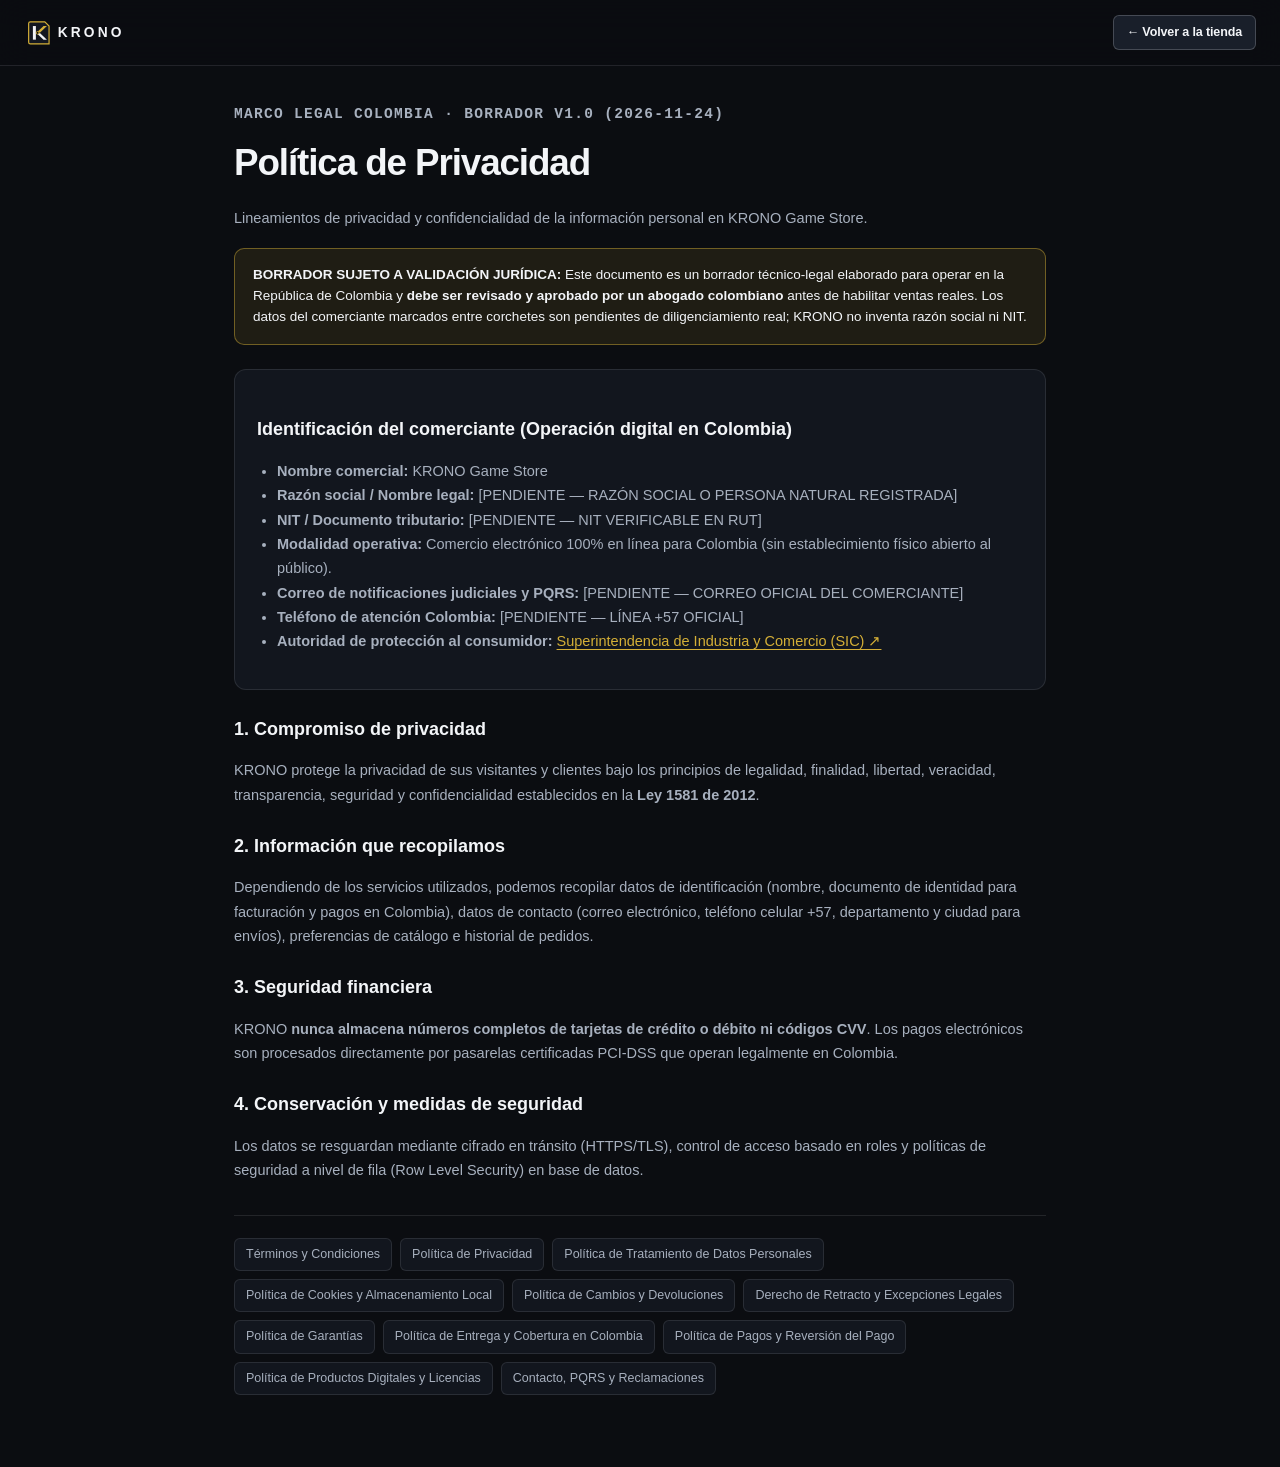
<file: legal/politica-de-privacidad.html>
<!DOCTYPE html>
<html lang="es" data-theme="dark">
  <head>
    <meta charset="UTF-8" />
    <meta name="viewport" content="width=device-width, initial-scale=1.0" />
    <title>Política de Privacidad — KRONO Game Store (Colombia)</title>
    <meta name="description" content="Lineamientos de privacidad y confidencialidad de la información personal en KRONO Game Store." />
    <link rel="icon" type="image/svg+xml" href="../assets/images/favicon.svg" />
    <link rel="stylesheet" href="../css/styles.css" />
    <link rel="stylesheet" href="../css/aurora-case.css" />
    <link rel="stylesheet" href="legal.css" />
  </head>
  <body>
    <header class="site-header">
      <div class="container header-inner">
        <a href="../index.html" class="brand" aria-label="Volver a KRONO">
          <img src="../assets/brand/krono-horizontal.svg" alt="KRONO" class="brand-logo-img" width="150" height="30" />
        </a>
        <div class="header-actions">
          <a href="../index.html#catalogo" class="btn btn-secondary btn-sm">← Volver a la tienda</a>
        </div>
      </div>
    </header>

    <main class="legal-shell legal-article">
      <p class="section-eyebrow">Marco Legal Colombia · Borrador v1.0 (2026-11-24)</p>
      <h1>Política de Privacidad</h1>
      <p style="margin-bottom: 18px">Lineamientos de privacidad y confidencialidad de la información personal en KRONO Game Store.</p>
      
<div class="legal-draft-alert" role="note">
  <strong>BORRADOR SUJETO A VALIDACIÓN JURÍDICA:</strong> Este documento es un borrador técnico-legal
  elaborado para operar en la República de Colombia y <strong>debe ser revisado y aprobado por un abogado
  colombiano</strong> antes de habilitar ventas reales. Los datos del comerciante marcados entre corchetes
  son pendientes de diligenciamiento real; KRONO no inventa razón social ni NIT.
</div>

      
<section class="legal-card">
  <h2>Identificación del comerciante (Operación digital en Colombia)</h2>
  <ul>
    <li><strong>Nombre comercial:</strong> KRONO Game Store</li>
    <li><strong>Razón social / Nombre legal:</strong> [PENDIENTE — RAZÓN SOCIAL O PERSONA NATURAL REGISTRADA]</li>
    <li><strong>NIT / Documento tributario:</strong> [PENDIENTE — NIT VERIFICABLE EN RUT]</li>
    <li><strong>Modalidad operativa:</strong> Comercio electrónico 100% en línea para Colombia (sin establecimiento físico abierto al público).</li>
    <li><strong>Correo de notificaciones judiciales y PQRS:</strong> [PENDIENTE — CORREO OFICIAL DEL COMERCIANTE]</li>
    <li><strong>Teléfono de atención Colombia:</strong> [PENDIENTE — LÍNEA +57 OFICIAL]</li>
    <li><strong>Autoridad de protección al consumidor:</strong>
      <a href="https://www.sic.gov.co/" target="_blank" rel="noopener noreferrer">Superintendencia de Industria y Comercio (SIC) ↗</a>
    </li>
  </ul>
</section>

      <section>
        
        <h2>1. Compromiso de privacidad</h2>
        <p>KRONO protege la privacidad de sus visitantes y clientes bajo los principios de legalidad, finalidad, libertad, veracidad, transparencia, seguridad y confidencialidad establecidos en la <strong>Ley 1581 de 2012</strong>.</p>
        <h2>2. Información que recopilamos</h2>
        <p>Dependiendo de los servicios utilizados, podemos recopilar datos de identificación (nombre, documento de identidad para facturación y pagos en Colombia), datos de contacto (correo electrónico, teléfono celular +57, departamento y ciudad para envíos), preferencias de catálogo e historial de pedidos.</p>
        <h2>3. Seguridad financiera</h2>
        <p>KRONO <strong>nunca almacena números completos de tarjetas de crédito o débito ni códigos CVV</strong>. Los pagos electrónicos son procesados directamente por pasarelas certificadas PCI-DSS que operan legalmente en Colombia.</p>
        <h2>4. Conservación y medidas de seguridad</h2>
        <p>Los datos se resguardan mediante cifrado en tránsito (HTTPS/TLS), control de acceso basado en roles y políticas de seguridad a nivel de fila (Row Level Security) en base de datos.</p>
        
      </section>
      <nav class="legal-nav-grid" aria-label="Documentos legales de KRONO">
        <a href="terminos-y-condiciones.html">Términos y Condiciones</a>
<a href="politica-de-privacidad.html">Política de Privacidad</a>
<a href="tratamiento-de-datos.html">Política de Tratamiento de Datos Personales</a>
<a href="politica-de-cookies.html">Política de Cookies y Almacenamiento Local</a>
<a href="cambios-y-devoluciones.html">Política de Cambios y Devoluciones</a>
<a href="derecho-de-retracto.html">Derecho de Retracto y Excepciones Legales</a>
<a href="garantias.html">Política de Garantías</a>
<a href="politica-de-entrega.html">Política de Entrega y Cobertura en Colombia</a>
<a href="politica-de-pagos.html">Política de Pagos y Reversión del Pago</a>
<a href="productos-digitales.html">Política de Productos Digitales y Licencias</a>
<a href="contacto-y-reclamaciones.html">Contacto, PQRS y Reclamaciones</a>
      </nav>
    </main>
  </body>
</html>
</file>
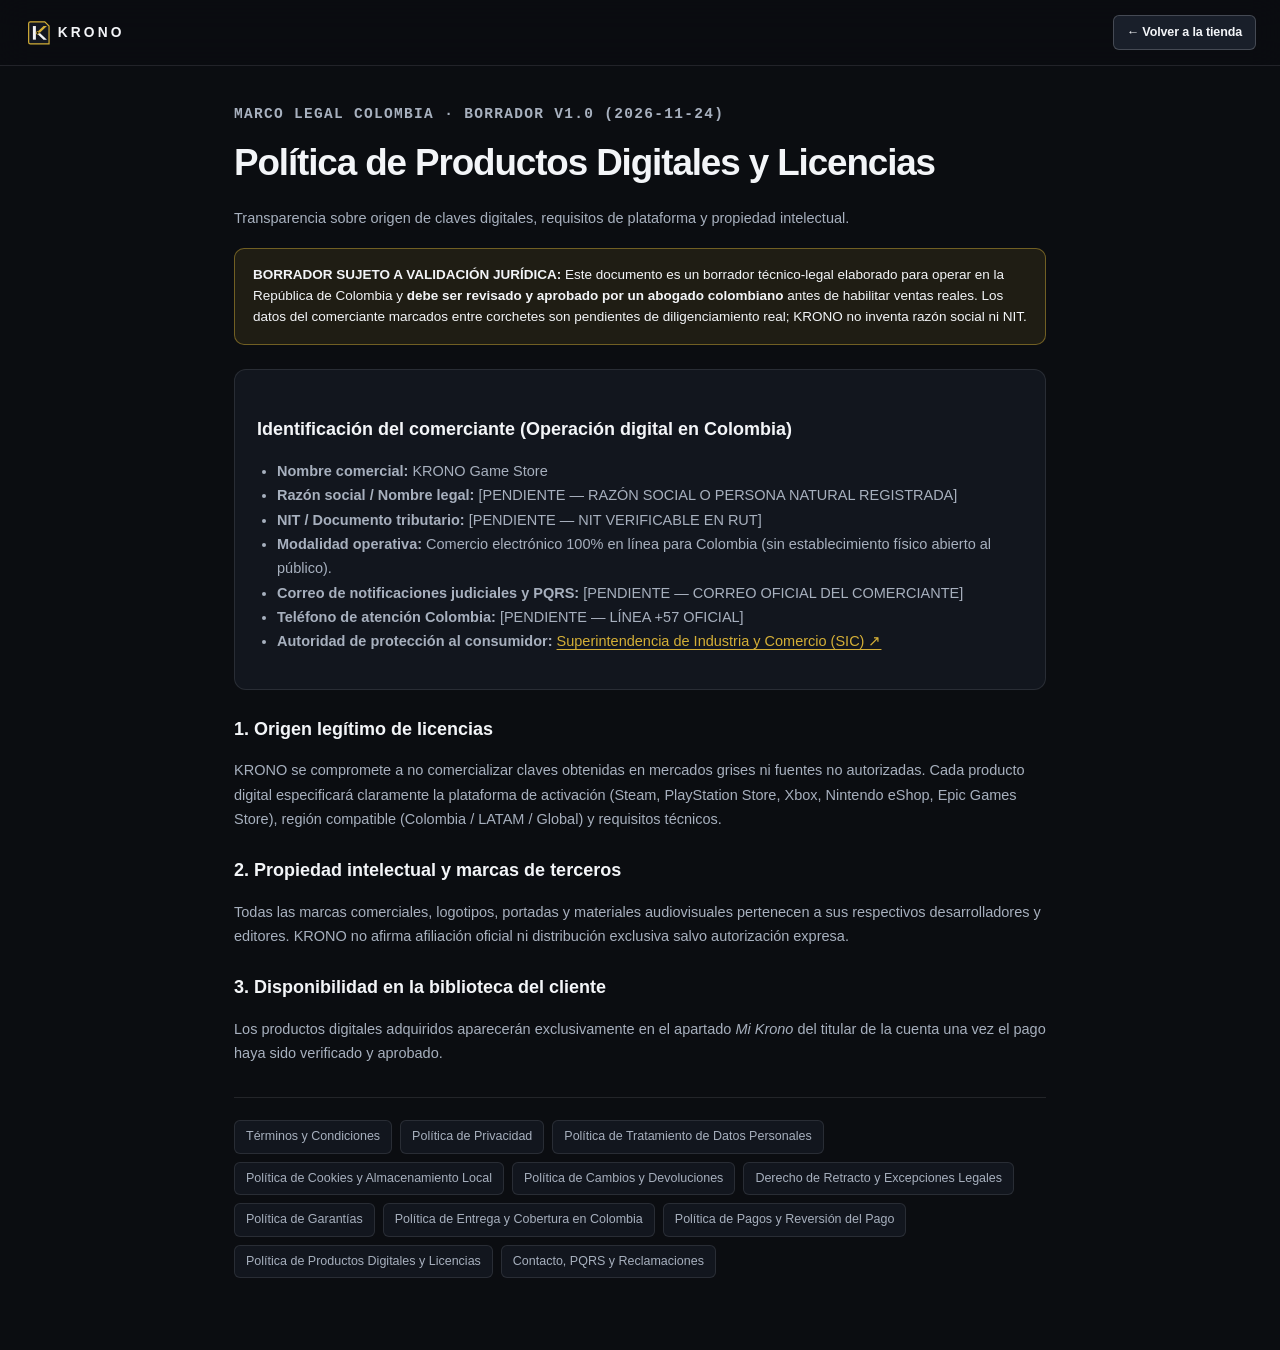
<file: legal/productos-digitales.html>
<!DOCTYPE html>
<html lang="es" data-theme="dark">
  <head>
    <meta charset="UTF-8" />
    <meta name="viewport" content="width=device-width, initial-scale=1.0" />
    <title>Política de Productos Digitales y Licencias — KRONO Game Store (Colombia)</title>
    <meta name="description" content="Transparencia sobre origen de claves digitales, requisitos de plataforma y propiedad intelectual." />
    <link rel="icon" type="image/svg+xml" href="../assets/images/favicon.svg" />
    <link rel="stylesheet" href="../css/styles.css" />
    <link rel="stylesheet" href="../css/aurora-case.css" />
    <link rel="stylesheet" href="legal.css" />
  </head>
  <body>
    <header class="site-header">
      <div class="container header-inner">
        <a href="../index.html" class="brand" aria-label="Volver a KRONO">
          <img src="../assets/brand/krono-horizontal.svg" alt="KRONO" class="brand-logo-img" width="150" height="30" />
        </a>
        <div class="header-actions">
          <a href="../index.html#catalogo" class="btn btn-secondary btn-sm">← Volver a la tienda</a>
        </div>
      </div>
    </header>

    <main class="legal-shell legal-article">
      <p class="section-eyebrow">Marco Legal Colombia · Borrador v1.0 (2026-11-24)</p>
      <h1>Política de Productos Digitales y Licencias</h1>
      <p style="margin-bottom: 18px">Transparencia sobre origen de claves digitales, requisitos de plataforma y propiedad intelectual.</p>
      
<div class="legal-draft-alert" role="note">
  <strong>BORRADOR SUJETO A VALIDACIÓN JURÍDICA:</strong> Este documento es un borrador técnico-legal
  elaborado para operar en la República de Colombia y <strong>debe ser revisado y aprobado por un abogado
  colombiano</strong> antes de habilitar ventas reales. Los datos del comerciante marcados entre corchetes
  son pendientes de diligenciamiento real; KRONO no inventa razón social ni NIT.
</div>

      
<section class="legal-card">
  <h2>Identificación del comerciante (Operación digital en Colombia)</h2>
  <ul>
    <li><strong>Nombre comercial:</strong> KRONO Game Store</li>
    <li><strong>Razón social / Nombre legal:</strong> [PENDIENTE — RAZÓN SOCIAL O PERSONA NATURAL REGISTRADA]</li>
    <li><strong>NIT / Documento tributario:</strong> [PENDIENTE — NIT VERIFICABLE EN RUT]</li>
    <li><strong>Modalidad operativa:</strong> Comercio electrónico 100% en línea para Colombia (sin establecimiento físico abierto al público).</li>
    <li><strong>Correo de notificaciones judiciales y PQRS:</strong> [PENDIENTE — CORREO OFICIAL DEL COMERCIANTE]</li>
    <li><strong>Teléfono de atención Colombia:</strong> [PENDIENTE — LÍNEA +57 OFICIAL]</li>
    <li><strong>Autoridad de protección al consumidor:</strong>
      <a href="https://www.sic.gov.co/" target="_blank" rel="noopener noreferrer">Superintendencia de Industria y Comercio (SIC) ↗</a>
    </li>
  </ul>
</section>

      <section>
        
        <h2>1. Origen legítimo de licencias</h2>
        <p>KRONO se compromete a no comercializar claves obtenidas en mercados grises ni fuentes no autorizadas. Cada producto digital especificará claramente la plataforma de activación (Steam, PlayStation Store, Xbox, Nintendo eShop, Epic Games Store), región compatible (Colombia / LATAM / Global) y requisitos técnicos.</p>
        <h2>2. Propiedad intelectual y marcas de terceros</h2>
        <p>Todas las marcas comerciales, logotipos, portadas y materiales audiovisuales pertenecen a sus respectivos desarrolladores y editores. KRONO no afirma afiliación oficial ni distribución exclusiva salvo autorización expresa.</p>
        <h2>3. Disponibilidad en la biblioteca del cliente</h2>
        <p>Los productos digitales adquiridos aparecerán exclusivamente en el apartado <em>Mi Krono</em> del titular de la cuenta una vez el pago haya sido verificado y aprobado.</p>
        
      </section>
      <nav class="legal-nav-grid" aria-label="Documentos legales de KRONO">
        <a href="terminos-y-condiciones.html">Términos y Condiciones</a>
<a href="politica-de-privacidad.html">Política de Privacidad</a>
<a href="tratamiento-de-datos.html">Política de Tratamiento de Datos Personales</a>
<a href="politica-de-cookies.html">Política de Cookies y Almacenamiento Local</a>
<a href="cambios-y-devoluciones.html">Política de Cambios y Devoluciones</a>
<a href="derecho-de-retracto.html">Derecho de Retracto y Excepciones Legales</a>
<a href="garantias.html">Política de Garantías</a>
<a href="politica-de-entrega.html">Política de Entrega y Cobertura en Colombia</a>
<a href="politica-de-pagos.html">Política de Pagos y Reversión del Pago</a>
<a href="productos-digitales.html">Política de Productos Digitales y Licencias</a>
<a href="contacto-y-reclamaciones.html">Contacto, PQRS y Reclamaciones</a>
      </nav>
    </main>
  </body>
</html>
</file>
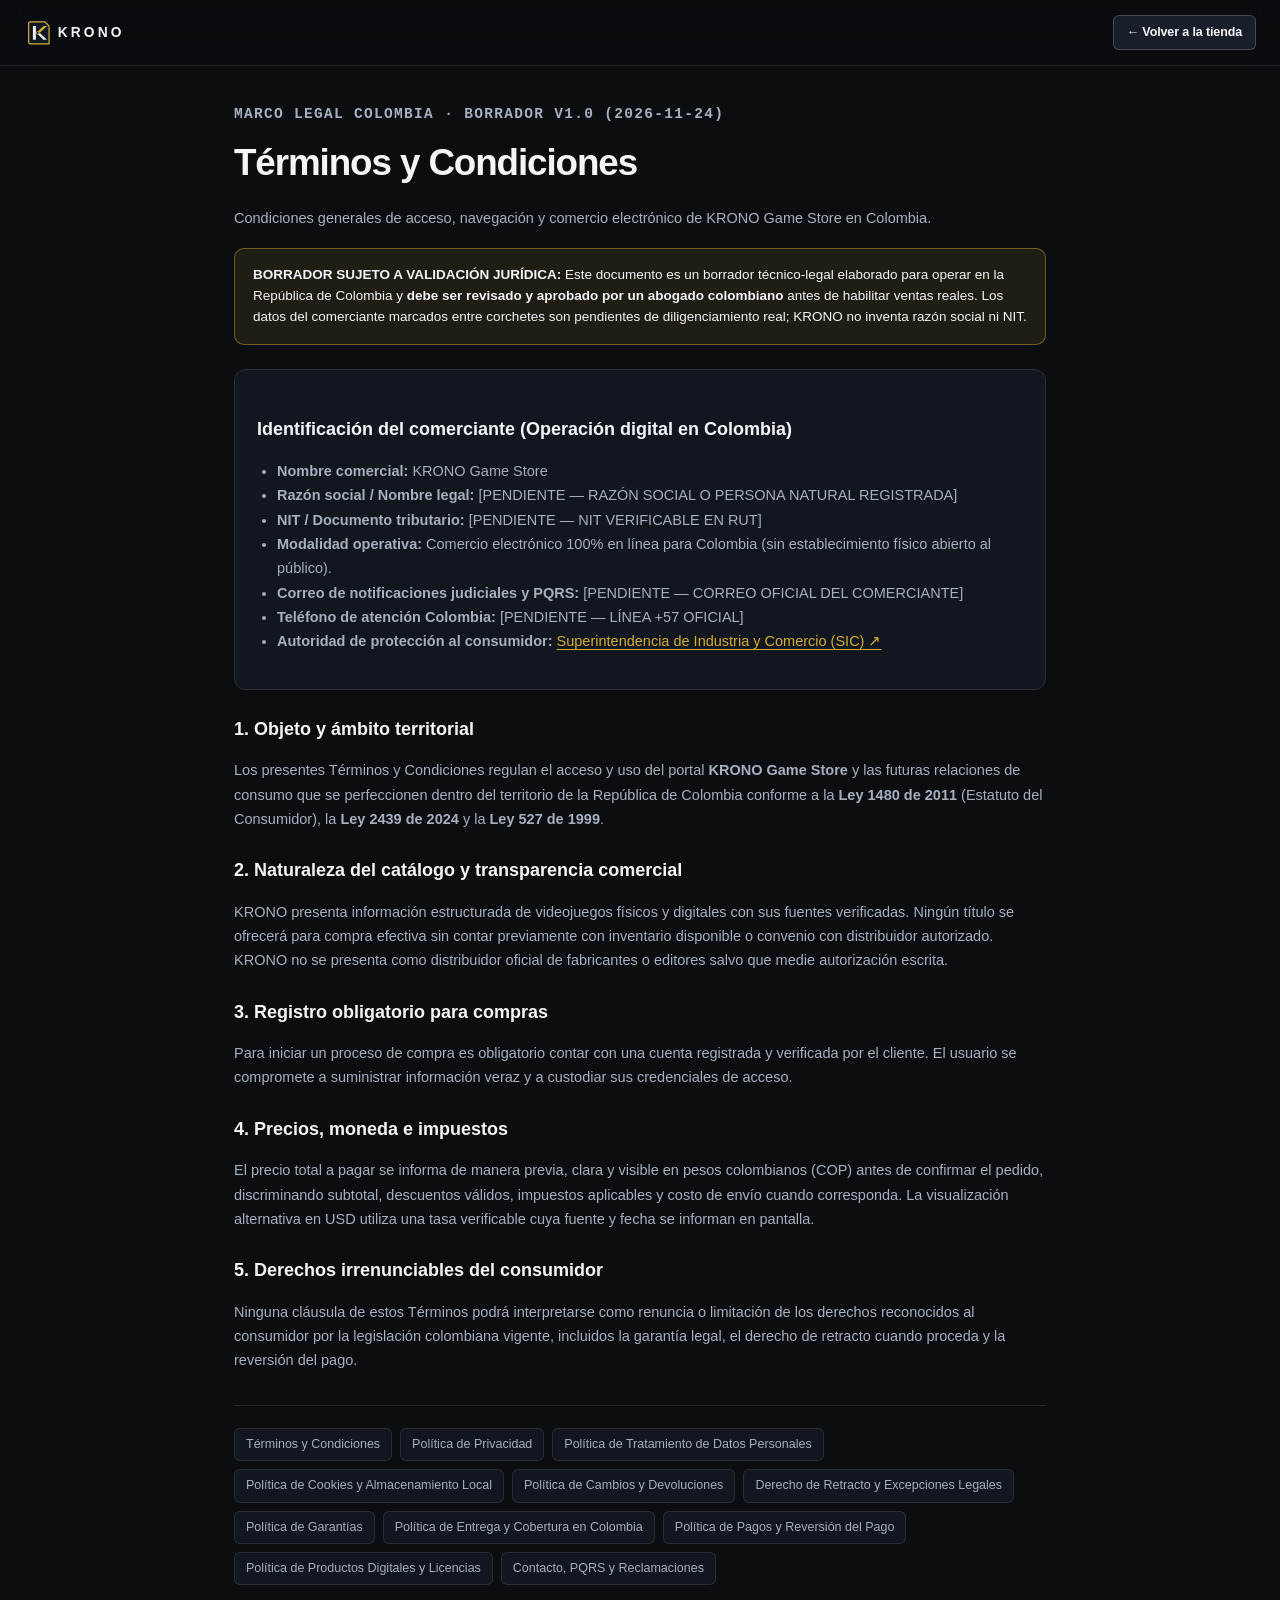
<file: legal/terminos-y-condiciones.html>
<!DOCTYPE html>
<html lang="es" data-theme="dark">
  <head>
    <meta charset="UTF-8" />
    <meta name="viewport" content="width=device-width, initial-scale=1.0" />
    <title>Términos y Condiciones — KRONO Game Store (Colombia)</title>
    <meta name="description" content="Condiciones generales de acceso, navegación y comercio electrónico de KRONO Game Store en Colombia." />
    <link rel="icon" type="image/svg+xml" href="../assets/images/favicon.svg" />
    <link rel="stylesheet" href="../css/styles.css" />
    <link rel="stylesheet" href="../css/aurora-case.css" />
    <link rel="stylesheet" href="legal.css" />
  </head>
  <body>
    <header class="site-header">
      <div class="container header-inner">
        <a href="../index.html" class="brand" aria-label="Volver a KRONO">
          <img src="../assets/brand/krono-horizontal.svg" alt="KRONO" class="brand-logo-img" width="150" height="30" />
        </a>
        <div class="header-actions">
          <a href="../index.html#catalogo" class="btn btn-secondary btn-sm">← Volver a la tienda</a>
        </div>
      </div>
    </header>

    <main class="legal-shell legal-article">
      <p class="section-eyebrow">Marco Legal Colombia · Borrador v1.0 (2026-11-24)</p>
      <h1>Términos y Condiciones</h1>
      <p style="margin-bottom: 18px">Condiciones generales de acceso, navegación y comercio electrónico de KRONO Game Store en Colombia.</p>
      
<div class="legal-draft-alert" role="note">
  <strong>BORRADOR SUJETO A VALIDACIÓN JURÍDICA:</strong> Este documento es un borrador técnico-legal
  elaborado para operar en la República de Colombia y <strong>debe ser revisado y aprobado por un abogado
  colombiano</strong> antes de habilitar ventas reales. Los datos del comerciante marcados entre corchetes
  son pendientes de diligenciamiento real; KRONO no inventa razón social ni NIT.
</div>

      
<section class="legal-card">
  <h2>Identificación del comerciante (Operación digital en Colombia)</h2>
  <ul>
    <li><strong>Nombre comercial:</strong> KRONO Game Store</li>
    <li><strong>Razón social / Nombre legal:</strong> [PENDIENTE — RAZÓN SOCIAL O PERSONA NATURAL REGISTRADA]</li>
    <li><strong>NIT / Documento tributario:</strong> [PENDIENTE — NIT VERIFICABLE EN RUT]</li>
    <li><strong>Modalidad operativa:</strong> Comercio electrónico 100% en línea para Colombia (sin establecimiento físico abierto al público).</li>
    <li><strong>Correo de notificaciones judiciales y PQRS:</strong> [PENDIENTE — CORREO OFICIAL DEL COMERCIANTE]</li>
    <li><strong>Teléfono de atención Colombia:</strong> [PENDIENTE — LÍNEA +57 OFICIAL]</li>
    <li><strong>Autoridad de protección al consumidor:</strong>
      <a href="https://www.sic.gov.co/" target="_blank" rel="noopener noreferrer">Superintendencia de Industria y Comercio (SIC) ↗</a>
    </li>
  </ul>
</section>

      <section>
        
        <h2>1. Objeto y ámbito territorial</h2>
        <p>Los presentes Términos y Condiciones regulan el acceso y uso del portal <strong>KRONO Game Store</strong> y las futuras relaciones de consumo que se perfeccionen dentro del territorio de la República de Colombia conforme a la <strong>Ley 1480 de 2011</strong> (Estatuto del Consumidor), la <strong>Ley 2439 de 2024</strong> y la <strong>Ley 527 de 1999</strong>.</p>
        <h2>2. Naturaleza del catálogo y transparencia comercial</h2>
        <p>KRONO presenta información estructurada de videojuegos físicos y digitales con sus fuentes verificadas. Ningún título se ofrecerá para compra efectiva sin contar previamente con inventario disponible o convenio con distribuidor autorizado. KRONO no se presenta como distribuidor oficial de fabricantes o editores salvo que medie autorización escrita.</p>
        <h2>3. Registro obligatorio para compras</h2>
        <p>Para iniciar un proceso de compra es obligatorio contar con una cuenta registrada y verificada por el cliente. El usuario se compromete a suministrar información veraz y a custodiar sus credenciales de acceso.</p>
        <h2>4. Precios, moneda e impuestos</h2>
        <p>El precio total a pagar se informa de manera previa, clara y visible en pesos colombianos (COP) antes de confirmar el pedido, discriminando subtotal, descuentos válidos, impuestos aplicables y costo de envío cuando corresponda. La visualización alternativa en USD utiliza una tasa verificable cuya fuente y fecha se informan en pantalla.</p>
        <h2>5. Derechos irrenunciables del consumidor</h2>
        <p>Ninguna cláusula de estos Términos podrá interpretarse como renuncia o limitación de los derechos reconocidos al consumidor por la legislación colombiana vigente, incluidos la garantía legal, el derecho de retracto cuando proceda y la reversión del pago.</p>
        
      </section>
      <nav class="legal-nav-grid" aria-label="Documentos legales de KRONO">
        <a href="terminos-y-condiciones.html">Términos y Condiciones</a>
<a href="politica-de-privacidad.html">Política de Privacidad</a>
<a href="tratamiento-de-datos.html">Política de Tratamiento de Datos Personales</a>
<a href="politica-de-cookies.html">Política de Cookies y Almacenamiento Local</a>
<a href="cambios-y-devoluciones.html">Política de Cambios y Devoluciones</a>
<a href="derecho-de-retracto.html">Derecho de Retracto y Excepciones Legales</a>
<a href="garantias.html">Política de Garantías</a>
<a href="politica-de-entrega.html">Política de Entrega y Cobertura en Colombia</a>
<a href="politica-de-pagos.html">Política de Pagos y Reversión del Pago</a>
<a href="productos-digitales.html">Política de Productos Digitales y Licencias</a>
<a href="contacto-y-reclamaciones.html">Contacto, PQRS y Reclamaciones</a>
      </nav>
    </main>
  </body>
</html>
</file>
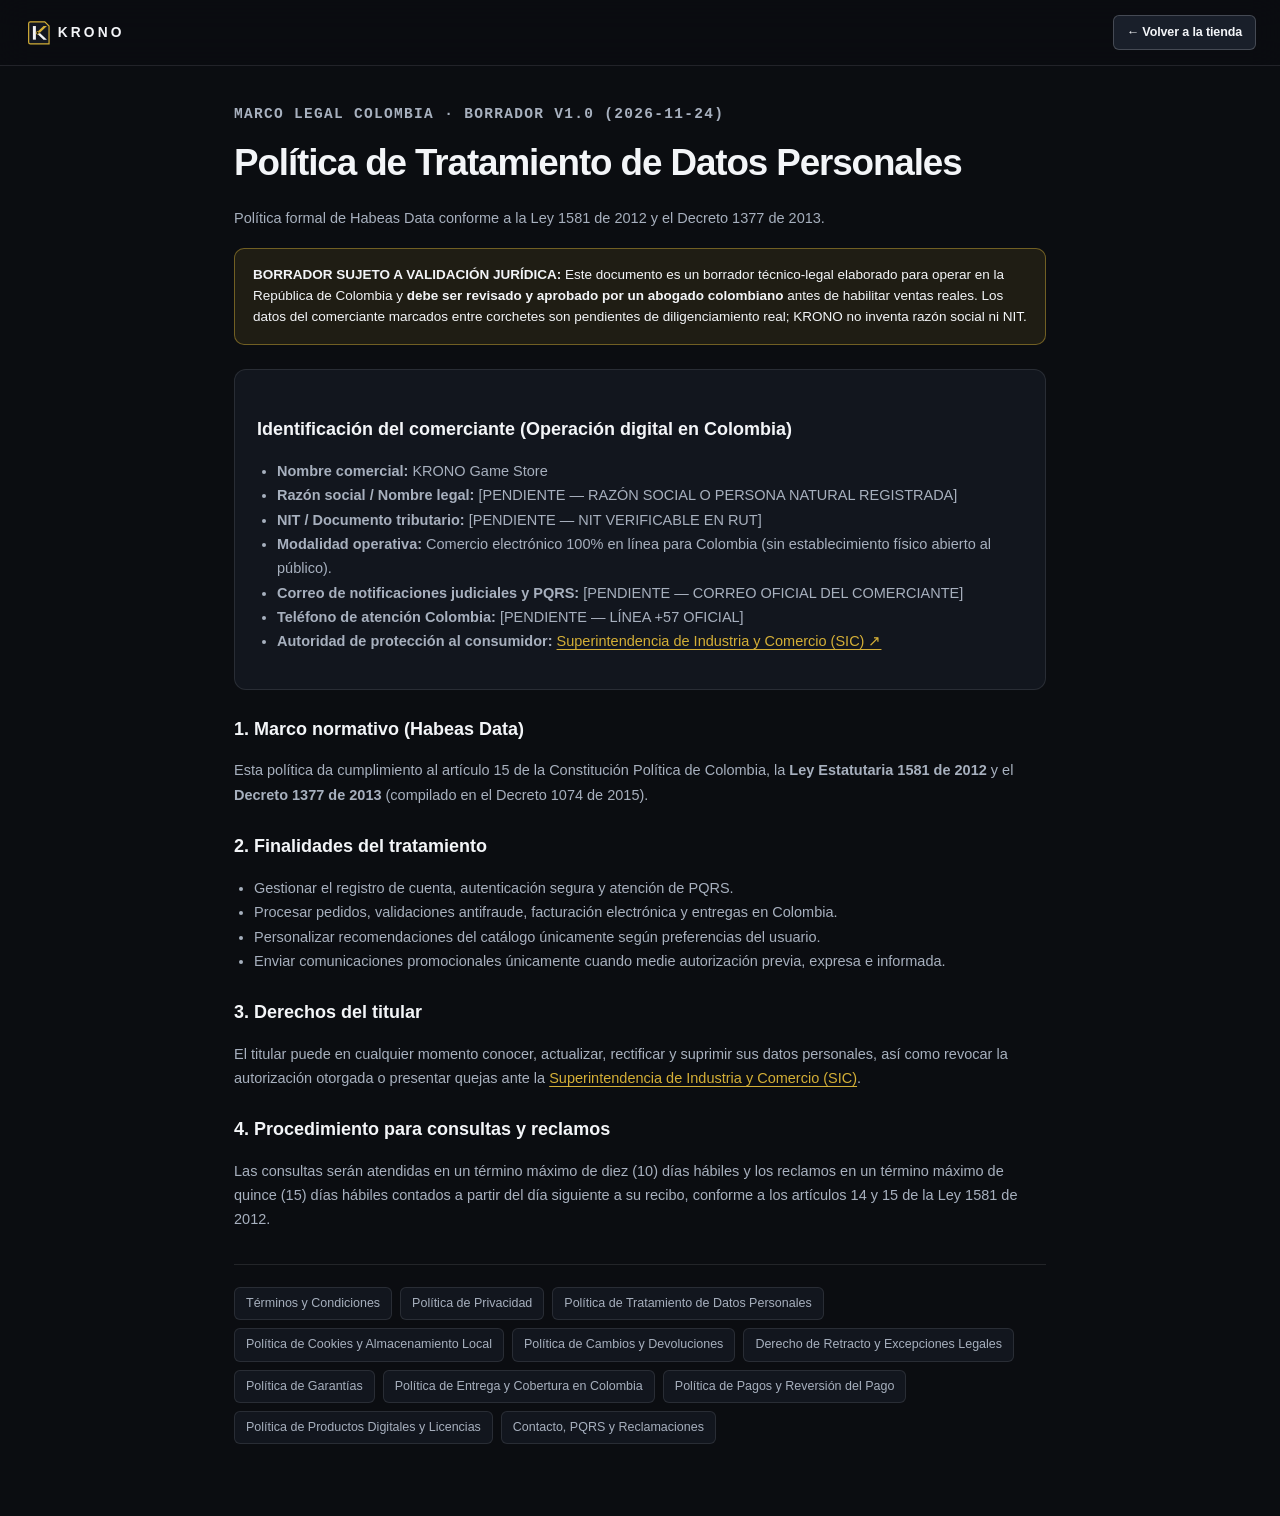
<file: legal/tratamiento-de-datos.html>
<!DOCTYPE html>
<html lang="es" data-theme="dark">
  <head>
    <meta charset="UTF-8" />
    <meta name="viewport" content="width=device-width, initial-scale=1.0" />
    <title>Política de Tratamiento de Datos Personales — KRONO Game Store (Colombia)</title>
    <meta name="description" content="Política formal de Habeas Data conforme a la Ley 1581 de 2012 y el Decreto 1377 de 2013." />
    <link rel="icon" type="image/svg+xml" href="../assets/images/favicon.svg" />
    <link rel="stylesheet" href="../css/styles.css" />
    <link rel="stylesheet" href="../css/aurora-case.css" />
    <link rel="stylesheet" href="legal.css" />
  </head>
  <body>
    <header class="site-header">
      <div class="container header-inner">
        <a href="../index.html" class="brand" aria-label="Volver a KRONO">
          <img src="../assets/brand/krono-horizontal.svg" alt="KRONO" class="brand-logo-img" width="150" height="30" />
        </a>
        <div class="header-actions">
          <a href="../index.html#catalogo" class="btn btn-secondary btn-sm">← Volver a la tienda</a>
        </div>
      </div>
    </header>

    <main class="legal-shell legal-article">
      <p class="section-eyebrow">Marco Legal Colombia · Borrador v1.0 (2026-11-24)</p>
      <h1>Política de Tratamiento de Datos Personales</h1>
      <p style="margin-bottom: 18px">Política formal de Habeas Data conforme a la Ley 1581 de 2012 y el Decreto 1377 de 2013.</p>
      
<div class="legal-draft-alert" role="note">
  <strong>BORRADOR SUJETO A VALIDACIÓN JURÍDICA:</strong> Este documento es un borrador técnico-legal
  elaborado para operar en la República de Colombia y <strong>debe ser revisado y aprobado por un abogado
  colombiano</strong> antes de habilitar ventas reales. Los datos del comerciante marcados entre corchetes
  son pendientes de diligenciamiento real; KRONO no inventa razón social ni NIT.
</div>

      
<section class="legal-card">
  <h2>Identificación del comerciante (Operación digital en Colombia)</h2>
  <ul>
    <li><strong>Nombre comercial:</strong> KRONO Game Store</li>
    <li><strong>Razón social / Nombre legal:</strong> [PENDIENTE — RAZÓN SOCIAL O PERSONA NATURAL REGISTRADA]</li>
    <li><strong>NIT / Documento tributario:</strong> [PENDIENTE — NIT VERIFICABLE EN RUT]</li>
    <li><strong>Modalidad operativa:</strong> Comercio electrónico 100% en línea para Colombia (sin establecimiento físico abierto al público).</li>
    <li><strong>Correo de notificaciones judiciales y PQRS:</strong> [PENDIENTE — CORREO OFICIAL DEL COMERCIANTE]</li>
    <li><strong>Teléfono de atención Colombia:</strong> [PENDIENTE — LÍNEA +57 OFICIAL]</li>
    <li><strong>Autoridad de protección al consumidor:</strong>
      <a href="https://www.sic.gov.co/" target="_blank" rel="noopener noreferrer">Superintendencia de Industria y Comercio (SIC) ↗</a>
    </li>
  </ul>
</section>

      <section>
        
        <h2>1. Marco normativo (Habeas Data)</h2>
        <p>Esta política da cumplimiento al artículo 15 de la Constitución Política de Colombia, la <strong>Ley Estatutaria 1581 de 2012</strong> y el <strong>Decreto 1377 de 2013</strong> (compilado en el Decreto 1074 de 2015).</p>
        <h2>2. Finalidades del tratamiento</h2>
        <ul>
          <li>Gestionar el registro de cuenta, autenticación segura y atención de PQRS.</li>
          <li>Procesar pedidos, validaciones antifraude, facturación electrónica y entregas en Colombia.</li>
          <li>Personalizar recomendaciones del catálogo únicamente según preferencias del usuario.</li>
          <li>Enviar comunicaciones promocionales únicamente cuando medie autorización previa, expresa e informada.</li>
        </ul>
        <h2>3. Derechos del titular</h2>
        <p>El titular puede en cualquier momento conocer, actualizar, rectificar y suprimir sus datos personales, así como revocar la autorización otorgada o presentar quejas ante la <a href="https://www.sic.gov.co/" target="_blank" rel="noopener noreferrer">Superintendencia de Industria y Comercio (SIC)</a>.</p>
        <h2>4. Procedimiento para consultas y reclamos</h2>
        <p>Las consultas serán atendidas en un término máximo de diez (10) días hábiles y los reclamos en un término máximo de quince (15) días hábiles contados a partir del día siguiente a su recibo, conforme a los artículos 14 y 15 de la Ley 1581 de 2012.</p>
        
      </section>
      <nav class="legal-nav-grid" aria-label="Documentos legales de KRONO">
        <a href="terminos-y-condiciones.html">Términos y Condiciones</a>
<a href="politica-de-privacidad.html">Política de Privacidad</a>
<a href="tratamiento-de-datos.html">Política de Tratamiento de Datos Personales</a>
<a href="politica-de-cookies.html">Política de Cookies y Almacenamiento Local</a>
<a href="cambios-y-devoluciones.html">Política de Cambios y Devoluciones</a>
<a href="derecho-de-retracto.html">Derecho de Retracto y Excepciones Legales</a>
<a href="garantias.html">Política de Garantías</a>
<a href="politica-de-entrega.html">Política de Entrega y Cobertura en Colombia</a>
<a href="politica-de-pagos.html">Política de Pagos y Reversión del Pago</a>
<a href="productos-digitales.html">Política de Productos Digitales y Licencias</a>
<a href="contacto-y-reclamaciones.html">Contacto, PQRS y Reclamaciones</a>
      </nav>
    </main>
  </body>
</html>
</file>
<file: css/styles.css>
/* ==========================================================================
   KRONO — Estética Minimalista Gamer Inspirada en Aurora (Xbox 360)
   Cajas físicas 3D (Frente, Contraportada, Disco) + Noticias + Responsive
   ========================================================================== */

:root {
  --bg: #0a0d12;
  --surface: #121720;
  --surface-subtle: #181f2b;
  --surface-hover: #202938;
  --ink: #f3f6fa;
  --ink-secondary: #a6b0bf;
  --ink-muted: #727e91;
  --border: rgba(243, 246, 250, 0.1);
  --border-strong: rgba(243, 246, 250, 0.2);
  --accent: #1ed760;
  --accent-hover: #17b850;
  --accent-ink: #07130b;
  --accent-soft: rgba(30, 215, 96, 0.14);
  --sale: #ef4444;
  --success: #22c55e;
  --success-soft: rgba(34, 197, 94, 0.14);
  --shadow-sm: 0 2px 6px rgba(0, 0, 0, 0.3);
  --shadow-md: 0 14px 36px rgba(0, 0, 0, 0.48);
  --shadow-lg: 0 28px 72px rgba(0, 0, 0, 0.68);
  --radius-xs: 6px;
  --radius-sm: 10px;
  --radius-md: 14px;
  --radius-lg: 20px;
  --font-sans: 'Plus Jakarta Sans', -apple-system, BlinkMacSystemFont, 'Segoe UI', sans-serif;
  --font-mono: 'JetBrains Mono', ui-monospace, SFMono-Regular, monospace;
  --header-h: 66px;
  --container: 1320px;
  --ease: cubic-bezier(0.22, 1, 0.36, 1);
}

[data-theme='light'] {
  --bg: #f4f5f7;
  --surface: #ffffff;
  --surface-subtle: #ebedf2;
  --surface-hover: #e1e4ec;
  --ink: #10141a;
  --ink-secondary: #4a5565;
  --ink-muted: #768294;
  --border: rgba(16, 20, 26, 0.1);
  --border-strong: rgba(16, 20, 26, 0.22);
  --accent: #107c10;
  --accent-hover: #0d660d;
  --accent-ink: #ffffff;
  --accent-soft: rgba(16, 124, 16, 0.1);
  --sale: #dc2626;
  --success: #15803d;
  --success-soft: rgba(21, 128, 61, 0.12);
  --shadow-sm: 0 1px 3px rgba(16, 20, 26, 0.06);
  --shadow-md: 0 12px 32px rgba(16, 20, 26, 0.1);
  --shadow-lg: 0 24px 60px rgba(16, 20, 26, 0.18);
}

/* Reset & Base */
*,
*::before,
*::after {
  box-sizing: border-box;
}

html {
  scroll-behavior: smooth;
  -webkit-text-size-adjust: 100%;
}

body {
  margin: 0;
  font-family: var(--font-sans);
  font-size: 15px;
  line-height: 1.55;
  color: var(--ink);
  background: var(--bg);
  -webkit-font-smoothing: antialiased;
  overflow-x: hidden;
  transition: background-color 0.25s var(--ease), color 0.25s var(--ease);
}

img {
  display: block;
  max-width: 100%;
  height: auto;
}

button,
input,
select,
textarea {
  font: inherit;
  color: inherit;
}

button {
  cursor: pointer;
  border: none;
  background: none;
  padding: 0;
}

a {
  color: inherit;
  text-decoration: none;
}

:focus-visible {
  outline: 2px solid var(--accent);
  outline-offset: 2px;
}

[hidden] {
  display: none !important;
}

.sr-only {
  position: absolute;
  width: 1px;
  height: 1px;
  padding: 0;
  margin: -1px;
  overflow: hidden;
  clip: rect(0, 0, 0, 0);
  white-space: nowrap;
  border: 0;
}

.container {
  width: 100%;
  max-width: var(--container);
  margin: 0 auto;
  padding: 0 24px;
}

/* ==========================================================================
   Buttons & Reusable Controls
   ========================================================================== */
.btn {
  display: inline-flex;
  align-items: center;
  justify-content: center;
  gap: 8px;
  height: 42px;
  padding: 0 18px;
  border-radius: var(--radius-xs);
  font-size: 13.5px;
  font-weight: 600;
  letter-spacing: -0.01em;
  transition: background-color 0.2s var(--ease), color 0.2s var(--ease),
    border-color 0.2s var(--ease), transform 0.15s var(--ease);
  white-space: nowrap;
}

.btn:active {
  transform: scale(0.98);
}

.btn-primary {
  background: var(--accent);
  color: var(--accent-ink);
}

.btn-primary:hover {
  background: var(--accent-hover);
}

.btn-accent {
  background: var(--ink);
  color: var(--bg);
}

.btn-accent:hover {
  background: var(--accent);
  color: var(--accent-ink);
}

.btn-secondary {
  background: var(--surface-subtle);
  color: var(--ink);
  border: 1px solid var(--border-strong);
}

.btn-secondary:hover {
  background: var(--surface-hover);
  border-color: var(--ink);
}

.btn-ghost {
  background: transparent;
  color: var(--ink-secondary);
}

.btn-ghost:hover {
  background: var(--surface-subtle);
  color: var(--ink);
}

.btn-sm {
  height: 35px;
  padding: 0 13px;
  font-size: 12.5px;
}

.btn-full {
  width: 100%;
}

.icon-btn {
  position: relative;
  display: inline-flex;
  align-items: center;
  justify-content: center;
  width: 38px;
  height: 38px;
  border-radius: var(--radius-xs);
  color: var(--ink);
  transition: background-color 0.2s var(--ease), color 0.2s var(--ease);
}

.icon-btn:hover {
  background: var(--surface-subtle);
}

.badge-count {
  position: absolute;
  top: 2px;
  right: 2px;
  min-width: 17px;
  height: 17px;
  padding: 0 4px;
  border-radius: 999px;
  background: var(--accent);
  color: var(--accent-ink);
  font-family: var(--font-mono);
  font-size: 10px;
  font-weight: 700;
  display: inline-flex;
  align-items: center;
  justify-content: center;
  line-height: 1;
}

.badge-count:empty,
.badge-count[data-count='0'] {
  display: none;
}

/* ==========================================================================
   Header & Navigation
   ========================================================================== */
.site-header {
  position: sticky;
  top: 0;
  z-index: 60;
  height: var(--header-h);
  background: color-mix(in srgb, var(--bg) 84%, transparent);
  backdrop-filter: blur(16px);
  -webkit-backdrop-filter: blur(16px);
  border-bottom: 1px solid var(--border);
}

.header-inner {
  height: 100%;
  display: flex;
  align-items: center;
  justify-content: space-between;
  gap: 16px;
}

.brand {
  display: inline-flex;
  align-items: center;
  gap: 10px;
  font-weight: 800;
  font-size: 16px;
  letter-spacing: 0.08em;
  text-transform: uppercase;
}

.brand-mark {
  width: 28px;
  height: 28px;
  border-radius: 7px;
  background: var(--accent);
  color: var(--accent-ink);
  display: inline-flex;
  align-items: center;
  justify-content: center;
  font-weight: 800;
  font-size: 14px;
  letter-spacing: 0;
}

.brand-sub {
  font-family: var(--font-mono);
  font-size: 10px;
  font-weight: 600;
  color: var(--ink-muted);
  letter-spacing: 0.08em;
  padding-left: 8px;
  border-left: 1px solid var(--border-strong);
}

.main-nav {
  display: flex;
  align-items: center;
  gap: 4px;
}

.main-nav a {
  padding: 7px 11px;
  border-radius: var(--radius-xs);
  font-size: 13.5px;
  font-weight: 500;
  color: var(--ink-secondary);
  transition: color 0.2s var(--ease), background-color 0.2s var(--ease);
}

.main-nav a:hover {
  color: var(--ink);
  background: var(--surface-subtle);
}

.header-actions {
  display: flex;
  align-items: center;
  gap: 6px;
}

.currency-switch {
  display: inline-flex;
  align-items: center;
  background: var(--surface-subtle);
  border-radius: var(--radius-xs);
  padding: 2px;
  border: 1px solid var(--border);
}

.currency-switch button {
  padding: 5px 8px;
  font-family: var(--font-mono);
  font-size: 11px;
  font-weight: 600;
  border-radius: 4px;
  color: var(--ink-secondary);
  transition: background-color 0.2s var(--ease), color 0.2s var(--ease);
}

.currency-switch button.active {
  background: var(--surface);
  color: var(--ink);
  box-shadow: var(--shadow-sm);
}

.account-trigger {
  display: inline-flex;
  align-items: center;
  gap: 8px;
  height: 36px;
  padding: 0 12px;
  border-radius: var(--radius-xs);
  border: 1px solid var(--border-strong);
  background: var(--surface);
  font-size: 13px;
  font-weight: 600;
  transition: border-color 0.2s var(--ease), background-color 0.2s var(--ease);
}

.account-trigger:hover {
  border-color: var(--accent);
  background: var(--surface-subtle);
}

.avatar-circle {
  width: 22px;
  height: 22px;
  border-radius: 50%;
  background: var(--accent);
  color: var(--accent-ink);
  font-size: 10.5px;
  font-weight: 800;
  display: inline-flex;
  align-items: center;
  justify-content: center;
  flex-shrink: 0;
}

.mobile-menu-btn {
  display: none;
}

/* Mobile Navigation Drawer */
.mobile-nav-drawer {
  position: fixed;
  inset: 0;
  z-index: 90;
  background: rgba(5, 8, 12, 0.65);
  backdrop-filter: blur(6px);
  opacity: 0;
  pointer-events: none;
  transition: opacity 0.25s var(--ease);
}

.mobile-nav-drawer.open {
  opacity: 1;
  pointer-events: auto;
}

.mobile-nav-panel {
  position: absolute;
  top: 0;
  right: 0;
  width: min(320px, 88vw);
  height: 100%;
  background: var(--surface);
  padding: 20px 24px 32px;
  display: flex;
  flex-direction: column;
  gap: 18px;
  transform: translateX(100%);
  transition: transform 0.3s var(--ease);
  overflow-y: auto;
}

.mobile-nav-drawer.open .mobile-nav-panel {
  transform: translateX(0);
}

.mobile-nav-links {
  display: flex;
  flex-direction: column;
  gap: 2px;
}

.mobile-nav-links a {
  padding: 12px 10px;
  border-radius: var(--radius-xs);
  font-size: 15.5px;
  font-weight: 600;
  border-bottom: 1px solid var(--border);
}

/* ==========================================================================
   AURORA COVERFLOW SHOWCASE (Estilo Xbox 360 Aurora Minimalista)
   ========================================================================== */
.aurora-hero {
  position: relative;
  overflow: hidden;
  padding: 36px 0 42px;
  border-bottom: 1px solid var(--border);
}

.aurora-backdrop {
  position: absolute;
  inset: 0;
  z-index: 0;
  overflow: hidden;
  pointer-events: none;
}

.aurora-backdrop img {
  width: 100%;
  height: 100%;
  object-fit: cover;
  filter: blur(18px) saturate(1.15) brightness(0.42);
  transform: scale(1.08);
  transition: opacity 0.45s var(--ease);
}

[data-theme='light'] .aurora-backdrop img {
  filter: blur(22px) saturate(1.05) brightness(0.95);
  opacity: 0.2;
}

.aurora-backdrop::after {
  content: '';
  position: absolute;
  inset: 0;
  background: linear-gradient(
    to bottom,
    color-mix(in srgb, var(--bg) 52%, transparent) 0%,
    color-mix(in srgb, var(--bg) 82%, transparent) 62%,
    var(--bg) 100%
  );
}

.aurora-inner {
  position: relative;
  z-index: 2;
}

.aurora-top-bar {
  display: flex;
  flex-wrap: wrap;
  align-items: flex-end;
  justify-content: space-between;
  gap: 16px;
  margin-bottom: 24px;
}

.aurora-title {
  margin: 0 0 6px;
  font-size: clamp(1.75rem, 3.2vw, 2.55rem);
  font-weight: 800;
  letter-spacing: -0.03em;
  line-height: 1.08;
}

.aurora-subtitle {
  margin: 0;
  font-size: 14.5px;
  color: var(--ink-secondary);
  max-width: 60ch;
}

.aurora-controls-hint {
  display: flex;
  align-items: center;
  gap: 8px;
  font-family: var(--font-mono);
  font-size: 11.5px;
  color: var(--ink-muted);
}

.kbd {
  display: inline-flex;
  align-items: center;
  justify-content: center;
  min-width: 24px;
  height: 22px;
  padding: 0 6px;
  border-radius: 4px;
  border: 1px solid var(--border-strong);
  background: var(--surface);
  font-family: var(--font-mono);
  font-size: 11px;
  color: var(--ink);
}

/* CoverFlow 3D Stage */
.coverflow-stage {
  position: relative;
  display: flex;
  align-items: center;
  justify-content: center;
  min-height: 360px;
  padding: 10px 44px 18px;
  perspective: 1400px;
}

.coverflow-track {
  position: relative;
  width: 100%;
  height: 340px;
  display: flex;
  align-items: center;
  justify-content: center;
  transform-style: preserve-3d;
}

.cf-slot {
  position: absolute;
  width: 220px;
  transition: transform 0.5s var(--ease), opacity 0.45s var(--ease), filter 0.4s var(--ease);
  cursor: pointer;
}

.cf-slot[data-offset='0'] {
  z-index: 10;
  transform: translateX(0) translateZ(60px) scale(1.06);
  opacity: 1;
}

.cf-slot[data-offset='-1'] {
  z-index: 7;
  transform: translateX(-235px) translateZ(-40px) rotateY(28deg) scale(0.9);
  opacity: 0.78;
}

.cf-slot[data-offset='1'] {
  z-index: 7;
  transform: translateX(235px) translateZ(-40px) rotateY(-28deg) scale(0.9);
  opacity: 0.78;
}

.cf-slot[data-offset='-2'] {
  z-index: 4;
  transform: translateX(-420px) translateZ(-120px) rotateY(36deg) scale(0.76);
  opacity: 0.42;
}

.cf-slot[data-offset='2'] {
  z-index: 4;
  transform: translateX(420px) translateZ(-120px) rotateY(-36deg) scale(0.76);
  opacity: 0.42;
}

.cf-slot[data-offset='hidden'] {
  opacity: 0;
  pointer-events: none;
  transform: translateZ(-220px) scale(0.6);
}

.cf-arrow {
  position: absolute;
  top: 50%;
  transform: translateY(-50%);
  z-index: 20;
  width: 42px;
  height: 42px;
  border-radius: 50%;
  background: color-mix(in srgb, var(--surface) 90%, transparent);
  border: 1px solid var(--border-strong);
  color: var(--ink);
  display: inline-flex;
  align-items: center;
  justify-content: center;
  box-shadow: var(--shadow-md);
  transition: background-color 0.2s var(--ease), border-color 0.2s var(--ease), transform 0.15s var(--ease);
}

.cf-arrow:hover {
  background: var(--accent);
  color: var(--accent-ink);
  border-color: var(--accent);
}

.cf-arrow.prev {
  left: 0;
}

.cf-arrow.next {
  right: 0;
}

/* Aurora HUD Info Strip below CoverFlow */
.aurora-hud {
  margin-top: 12px;
  padding: 18px 22px;
  border-radius: var(--radius-md);
  background: color-mix(in srgb, var(--surface) 88%, transparent);
  backdrop-filter: blur(14px);
  border: 1px solid var(--border);
  display: flex;
  flex-wrap: wrap;
  align-items: center;
  justify-content: space-between;
  gap: 18px;
}

.aurora-hud-info {
  min-width: 0;
  flex: 1 1 320px;
}

.aurora-hud-kicker {
  display: flex;
  flex-wrap: wrap;
  align-items: center;
  gap: 8px;
  font-family: var(--font-mono);
  font-size: 11px;
  text-transform: uppercase;
  letter-spacing: 0.06em;
  color: var(--accent);
  margin-bottom: 4px;
}

.aurora-hud-title {
  margin: 0 0 4px;
  font-size: 20px;
  font-weight: 800;
  letter-spacing: -0.025em;
}

.aurora-hud-sub {
  margin: 0;
  font-size: 13.5px;
  color: var(--ink-secondary);
}

.aurora-hud-actions {
  display: flex;
  flex-wrap: wrap;
  align-items: center;
  gap: 8px;
}

/* ==========================================================================
   3D PHYSICAL GAME CASE (Frente, Contraportada real y Disco Óptico)
   ========================================================================== */
.case-stage {
  position: relative;
  perspective: 1300px;
  width: 100%;
  aspect-ratio: 2 / 3;
}

/* Optical Disc emerging from right side of case */
.optical-disc {
  position: absolute;
  top: 50%;
  right: 4%;
  width: 82%;
  aspect-ratio: 1 / 1;
  border-radius: 50%;
  transform: translateY(-50%) translateX(0) scale(0.84);
  opacity: 0;
  pointer-events: none;
  z-index: 1;
  transition: transform 0.65s var(--ease), opacity 0.45s var(--ease);
  box-shadow: 0 14px 36px rgba(0, 0, 0, 0.58);
  overflow: hidden;
  background: #151922;
}

.case-stage.disc-out .optical-disc {
  transform: translateY(-50%) translateX(58%) scale(0.96);
  opacity: 1;
  pointer-events: auto;
}

.case-stage.disc-out .case-3d {
  transform: translateX(-20%) rotateY(-12deg);
}

.disc-rotor {
  position: relative;
  width: 100%;
  height: 100%;
  border-radius: 50%;
  animation: discSpin 9s linear infinite;
}

.disc-rotor.paused {
  animation-play-state: paused;
}

@keyframes discSpin {
  from {
    transform: rotate(0deg);
  }
  to {
    transform: rotate(360deg);
  }
}

.disc-art {
  position: absolute;
  inset: 0;
  width: 100%;
  height: 100%;
  object-fit: cover;
  filter: saturate(1.1) contrast(1.06);
}

/* Holographic optical sheen + concentric data rings */
.disc-sheen {
  position: absolute;
  inset: 0;
  border-radius: 50%;
  background:
    conic-gradient(
      from 30deg,
      rgba(255, 255, 255, 0.32) 0deg,
      rgba(120, 220, 255, 0.16) 45deg,
      rgba(255, 255, 255, 0.02) 95deg,
      rgba(255, 190, 120, 0.16) 150deg,
      rgba(255, 255, 255, 0.34) 205deg,
      rgba(130, 255, 180, 0.14) 265deg,
      rgba(255, 255, 255, 0.04) 315deg,
      rgba(255, 255, 255, 0.32) 360deg
    ),
    radial-gradient(circle, transparent 42%, rgba(0, 0, 0, 0.18) 96%, rgba(255, 255, 255, 0.45) 100%);
  mix-blend-mode: screen;
  pointer-events: none;
}

.disc-label-band {
  position: absolute;
  left: 0;
  right: 0;
  bottom: 13%;
  text-align: center;
  padding: 3px 16%;
  background: rgba(10, 13, 18, 0.78);
  color: #ffffff;
  font-family: var(--font-mono);
  font-size: 8.5px;
  font-weight: 700;
  letter-spacing: 0.08em;
  text-transform: uppercase;
  white-space: nowrap;
  overflow: hidden;
  text-overflow: ellipsis;
}

/* Transparent clamping ring & spindle hole */
.disc-hub {
  position: absolute;
  top: 50%;
  left: 50%;
  width: 32%;
  height: 32%;
  transform: translate(-50%, -50%);
  border-radius: 50%;
  background: radial-gradient(
    circle,
    #0a0d12 0%,
    #0a0d12 38%,
    rgba(225, 232, 240, 0.72) 40%,
    rgba(190, 200, 214, 0.45) 68%,
    rgba(255, 255, 255, 0.85) 72%,
    rgba(20, 24, 32, 0.85) 100%
  );
  border: 2px solid rgba(255, 255, 255, 0.5);
  box-shadow: inset 0 0 8px rgba(0, 0, 0, 0.65);
}

/* 3D Box Body */
.case-3d {
  position: relative;
  z-index: 3;
  width: 100%;
  height: 100%;
  transform-style: preserve-3d;
  transition: transform 0.65s var(--ease);
}

.case-stage.flipped .case-3d {
  transform: rotateY(180deg);
}

.case-face {
  position: absolute;
  inset: 0;
  border-radius: 10px 12px 12px 10px;
  overflow: hidden;
  backface-visibility: hidden;
  -webkit-backface-visibility: hidden;
  background: #141820;
  border: 1px solid rgba(255, 255, 255, 0.16);
  box-shadow:
    inset 4px 0 0 rgba(255, 255, 255, 0.14),
    inset -2px 0 0 rgba(0, 0, 0, 0.45),
    0 14px 32px rgba(0, 0, 0, 0.48);
  display: flex;
  flex-direction: column;
}

/* Molded Plastic Case Spine Ridge */
.case-face::before {
  content: '';
  position: absolute;
  top: 0;
  bottom: 0;
  left: 0;
  width: 10px;
  background: linear-gradient(
    to right,
    rgba(255, 255, 255, 0.24) 0%,
    rgba(0, 0, 0, 0.28) 45%,
    rgba(255, 255, 255, 0.12) 75%,
    transparent 100%
  );
  z-index: 6;
  pointer-events: none;
}

/* Subtle Retail Cellophane Gloss */
.case-gloss {
  position: absolute;
  inset: 0;
  background: linear-gradient(
    118deg,
    rgba(255, 255, 255, 0.16) 0%,
    rgba(255, 255, 255, 0.04) 28%,
    transparent 45%,
    rgba(255, 255, 255, 0.05) 100%
  );
  pointer-events: none;
  z-index: 5;
}

/* Platform Retail Header Banner (Xbox Green, PS5 Blue, Switch Red, PC, Classic) */
.case-banner {
  position: relative;
  z-index: 4;
  height: 24px;
  padding: 0 9px 0 13px;
  display: flex;
  align-items: center;
  justify-content: space-between;
  gap: 6px;
  font-family: var(--font-mono);
  font-size: 9px;
  font-weight: 800;
  letter-spacing: 0.06em;
  text-transform: uppercase;
  white-space: nowrap;
  overflow: hidden;
  background: var(--case-header-bg, #107c10);
  color: var(--case-header-text, #ffffff);
  border-bottom: 1px solid rgba(255, 255, 255, 0.22);
  flex-shrink: 0;
}

.case-artwork {
  position: relative;
  flex: 1;
  width: 100%;
  overflow: hidden;
  background: #0d1117;
}

.case-artwork img {
  width: 100%;
  height: 100%;
  object-fit: cover;
  object-position: center top;
  transition: transform 0.5s var(--ease);
}

/* Back Cover (Contraportada física real) */
.case-back {
  transform: rotateY(180deg);
  background: #10141c;
  color: #edf2f7;
}

.case-back-inner {
  flex: 1;
  padding: 10px 11px 9px 14px;
  display: flex;
  flex-direction: column;
  gap: 7px;
  overflow: hidden;
  font-size: 10px;
  line-height: 1.35;
}

.back-tagline {
  margin: 0;
  font-size: 9.5px;
  font-weight: 800;
  letter-spacing: 0.03em;
  color: #ffffff;
  text-transform: uppercase;
}

.back-shots {
  display: grid;
  grid-template-columns: repeat(2, 1fr);
  gap: 5px;
}

.back-shots img {
  width: 100%;
  aspect-ratio: 16 / 9;
  object-fit: cover;
  border-radius: 3px;
  border: 1px solid rgba(255, 255, 255, 0.16);
}

.back-synopsis {
  margin: 0;
  font-size: 9.5px;
  color: #cbd5e1;
  display: -webkit-box;
  -webkit-line-clamp: 3;
  -webkit-box-orient: vertical;
  overflow: hidden;
}

.back-specs-grid {
  display: grid;
  grid-template-columns: repeat(2, 1fr);
  gap: 4px;
  padding: 6px;
  border-radius: 4px;
  background: rgba(255, 255, 255, 0.05);
  border: 1px solid rgba(255, 255, 255, 0.12);
  font-family: var(--font-mono);
  font-size: 8px;
  color: #e2e8f0;
}

.back-specs-grid span {
  display: block;
  color: #94a3b8;
  font-size: 7px;
  text-transform: uppercase;
}

.back-footer {
  margin-top: auto;
  padding-top: 6px;
  border-top: 1px solid rgba(255, 255, 255, 0.14);
  display: flex;
  align-items: center;
  justify-content: space-between;
  gap: 8px;
}

.esrb-box {
  display: inline-flex;
  flex-direction: column;
  align-items: center;
  justify-content: center;
  min-width: 34px;
  padding: 2px 4px;
  background: #ffffff;
  color: #0b0d10;
  border-radius: 2px;
  font-family: var(--font-mono);
  line-height: 1;
}

.esrb-box strong {
  font-size: 13px;
  font-weight: 800;
}

.esrb-box span {
  font-size: 6px;
  font-weight: 700;
  text-transform: uppercase;
}

.barcode-box {
  display: flex;
  flex-direction: column;
  align-items: flex-end;
  gap: 2px;
}

.barcode-stripes {
  width: 78px;
  height: 20px;
  background: #ffffff;
  padding: 2px 4px;
  border-radius: 2px;
  background-image: repeating-linear-gradient(
    90deg,
    #0a0d12 0px,
    #0a0d12 2px,
    #ffffff 2px,
    #ffffff 3px,
    #0a0d12 3px,
    #0a0d12 4px,
    #ffffff 4px,
    #ffffff 6px,
    #0a0d12 6px,
    #0a0d12 9px,
    #ffffff 9px,
    #ffffff 10px
  );
}

.barcode-num {
  font-family: var(--font-mono);
  font-size: 7.5px;
  color: #94a3b8;
}

/* Large Inspector Case inside Modal */
.inspector-stage {
  display: flex;
  flex-direction: column;
  align-items: center;
  gap: 14px;
}

.inspector-case-wrap {
  width: 224px;
  margin: 4px auto;
}

.inspector-case-wrap .case-stage.disc-out .case-3d {
  transform: translateX(-28%) rotateY(-12deg);
}

.inspector-case-wrap .case-stage.disc-out .optical-disc {
  transform: translateY(-50%) translateX(46%) scale(0.92);
}

.inspector-case-wrap .case-back-inner {
  padding: 13px 13px 11px 16px;
  gap: 9px;
}

.inspector-case-wrap .back-tagline {
  font-size: 10.5px;
}

.inspector-case-wrap .back-synopsis {
  font-size: 10.5px;
  -webkit-line-clamp: 4;
}

.inspector-case-wrap .back-specs-grid {
  font-size: 9px;
  padding: 7px;
}

.inspector-case-wrap .case-banner {
  height: 28px;
  font-size: 10px;
}

.inspector-toolbar {
  display: flex;
  flex-wrap: wrap;
  justify-content: center;
  gap: 6px;
}

/* ==========================================================================
   Personalization Ribbon
   ========================================================================== */
.personalize-strip {
  padding: 22px 0 8px;
}

.personalize-box {
  background: var(--surface);
  border: 1px solid var(--border);
  border-radius: var(--radius-md);
  padding: 18px 22px;
  display: flex;
  flex-wrap: wrap;
  align-items: center;
  justify-content: space-between;
  gap: 16px;
}

.personalize-copy {
  max-width: 360px;
}

.personalize-copy h2 {
  margin: 0 0 3px;
  font-size: 15.5px;
  font-weight: 700;
  letter-spacing: -0.02em;
}

.personalize-copy p {
  margin: 0;
  font-size: 13px;
  color: var(--ink-secondary);
}

.preset-chips {
  display: flex;
  flex-wrap: wrap;
  align-items: center;
  gap: 8px;
}

.chip {
  display: inline-flex;
  align-items: center;
  gap: 6px;
  height: 33px;
  padding: 0 13px;
  border-radius: 999px;
  border: 1px solid var(--border-strong);
  background: transparent;
  font-size: 12.5px;
  font-weight: 600;
  color: var(--ink-secondary);
  transition: all 0.2s var(--ease);
}

.chip:hover {
  border-color: var(--ink);
  color: var(--ink);
}

.chip.active {
  background: var(--accent);
  border-color: var(--accent);
  color: var(--accent-ink);
}

/* ==========================================================================
   Catalog Section & Section Filters
   ========================================================================== */
.section {
  padding: 52px 0;
}

.section-header {
  display: flex;
  flex-wrap: wrap;
  align-items: flex-end;
  justify-content: space-between;
  gap: 16px;
  margin-bottom: 22px;
}

.section-eyebrow {
  font-family: var(--font-mono);
  font-size: 11px;
  text-transform: uppercase;
  letter-spacing: 0.09em;
  color: var(--accent);
  margin: 0 0 6px;
  font-weight: 700;
}

.section-title {
  margin: 0;
  font-size: clamp(1.55rem, 2.6vw, 2.15rem);
  font-weight: 800;
  letter-spacing: -0.03em;
  line-height: 1.15;
}

.section-subtitle {
  margin: 6px 0 0;
  font-size: 14px;
  color: var(--ink-secondary);
  max-width: 60ch;
}

/* Section Tabs */
.section-tabs {
  display: flex;
  align-items: center;
  gap: 4px;
  border-bottom: 1px solid var(--border);
  margin-bottom: 20px;
  overflow-x: auto;
  scrollbar-width: none;
  -webkit-overflow-scrolling: touch;
}

.section-tabs::-webkit-scrollbar {
  display: none;
}

.tab-btn {
  position: relative;
  padding: 11px 15px;
  font-size: 13.5px;
  font-weight: 600;
  color: var(--ink-secondary);
  white-space: nowrap;
  display: inline-flex;
  align-items: center;
  gap: 7px;
  transition: color 0.2s var(--ease);
}

.tab-btn:hover {
  color: var(--ink);
}

.tab-btn.active {
  color: var(--ink);
}

.tab-btn.active::after {
  content: '';
  position: absolute;
  left: 0;
  right: 0;
  bottom: -1px;
  height: 2px;
  background: var(--accent);
}

.tab-count {
  font-family: var(--font-mono);
  font-size: 11px;
  color: var(--ink-muted);
}

/* Filter Toolbar */
.filter-bar {
  display: grid;
  grid-template-columns: minmax(220px, 1.4fr) repeat(3, minmax(140px, 0.7fr));
  gap: 10px;
  margin-bottom: 16px;
}

.search-wrap {
  position: relative;
}

.search-wrap svg {
  position: absolute;
  left: 13px;
  top: 50%;
  transform: translateY(-50%);
  color: var(--ink-muted);
  pointer-events: none;
}

.input,
.select,
.textarea {
  width: 100%;
  height: 40px;
  padding: 0 13px;
  border-radius: var(--radius-xs);
  border: 1px solid var(--border-strong);
  background: var(--surface);
  color: var(--ink);
  font-size: 13.5px;
  transition: border-color 0.2s var(--ease), box-shadow 0.2s var(--ease);
}

.search-wrap .input {
  padding-left: 36px;
  padding-right: 40px;
}

.search-kbd {
  position: absolute;
  right: 10px;
  top: 50%;
  transform: translateY(-50%);
  padding: 2px 6px;
  border-radius: 4px;
  border: 1px solid var(--border);
  background: var(--surface-subtle);
  font-family: var(--font-mono);
  font-size: 11px;
  color: var(--ink-muted);
  pointer-events: none;
}

.input:focus,
.select:focus,
.textarea:focus {
  outline: none;
  border-color: var(--accent);
  box-shadow: 0 0 0 3px var(--accent-soft);
}

.textarea {
  height: auto;
  min-height: 110px;
  padding: 12px 13px;
  resize: vertical;
}

.filter-meta-row {
  display: flex;
  flex-wrap: wrap;
  align-items: center;
  justify-content: space-between;
  gap: 12px;
  margin-bottom: 24px;
  font-size: 13px;
  color: var(--ink-secondary);
}

.filter-active-summary {
  display: flex;
  flex-wrap: wrap;
  align-items: center;
  gap: 10px;
}

.link-btn {
  font-size: 13px;
  font-weight: 600;
  color: var(--accent);
  text-decoration: underline;
  text-underline-offset: 3px;
}

/* ==========================================================================
   Game Cards Grid (Physical Cases with Live Back-Flip)
   ========================================================================== */
.games-grid {
  display: grid;
  grid-template-columns: repeat(4, minmax(0, 1fr));
  gap: 28px 22px;
}

.game-card {
  display: flex;
  flex-direction: column;
  gap: 11px;
}

.card-case-box {
  position: relative;
}

.card-case-controls {
  position: absolute;
  bottom: 9px;
  left: 12px;
  right: 9px;
  z-index: 12;
  display: flex;
  align-items: center;
  justify-content: space-between;
  gap: 6px;
  pointer-events: none;
}

.card-case-controls button {
  pointer-events: auto;
}

.mini-pill-btn {
  display: inline-flex;
  align-items: center;
  gap: 4px;
  height: 26px;
  padding: 0 9px;
  border-radius: 999px;
  background: rgba(10, 13, 18, 0.84);
  backdrop-filter: blur(8px);
  border: 1px solid rgba(255, 255, 255, 0.22);
  color: #f3f6fa;
  font-family: var(--font-mono);
  font-size: 10px;
  font-weight: 700;
  transition: background-color 0.2s var(--ease), color 0.2s var(--ease), border-color 0.2s var(--ease);
}

.mini-pill-btn:hover {
  background: var(--accent);
  border-color: var(--accent);
  color: var(--accent-ink);
}

.cover-top-actions {
  position: absolute;
  top: 32px;
  left: 14px;
  right: 9px;
  z-index: 12;
  display: flex;
  align-items: center;
  justify-content: space-between;
  pointer-events: none;
}

.wishlist-btn {
  pointer-events: auto;
  width: 32px;
  height: 32px;
  border-radius: 50%;
  background: rgba(10, 13, 18, 0.78);
  border: 1px solid rgba(255, 255, 255, 0.2);
  color: #ffffff;
  display: inline-flex;
  align-items: center;
  justify-content: center;
  transition: transform 0.2s var(--ease), background-color 0.2s var(--ease), color 0.2s var(--ease);
}

.wishlist-btn:hover {
  transform: scale(1.08);
  background: var(--accent);
  color: var(--accent-ink);
}

.wishlist-btn.saved {
  background: var(--sale);
  border-color: var(--sale);
  color: #ffffff;
}

.discount-tag {
  padding: 3px 8px;
  border-radius: 5px;
  background: var(--sale);
  color: #ffffff;
  font-family: var(--font-mono);
  font-size: 10.5px;
  font-weight: 800;
}

.affinity-tag {
  padding: 3px 7px;
  border-radius: 5px;
  background: rgba(10, 13, 18, 0.85);
  border: 1px solid rgba(30, 215, 96, 0.45);
  color: #4ade80;
  font-family: var(--font-mono);
  font-size: 10px;
  font-weight: 700;
}

.game-body {
  display: flex;
  flex-direction: column;
  flex: 1;
  gap: 5px;
}

.game-meta-top {
  display: flex;
  align-items: center;
  justify-content: space-between;
  gap: 8px;
  font-size: 12px;
  color: var(--ink-muted);
}

.game-score {
  font-family: var(--font-mono);
  font-size: 11px;
  font-weight: 700;
  color: var(--accent);
  padding: 2px 6px;
  border-radius: 4px;
  background: var(--accent-soft);
}

.game-title {
  margin: 0;
  font-size: 15.5px;
  font-weight: 700;
  line-height: 1.25;
  letter-spacing: -0.015em;
  cursor: pointer;
}

.game-title:hover {
  color: var(--accent);
}

.game-reason {
  margin: 0;
  font-size: 12px;
  color: var(--accent);
  font-weight: 600;
}

.game-platforms {
  font-size: 12px;
  color: var(--ink-secondary);
}

.game-footer {
  margin-top: auto;
  padding-top: 9px;
  border-top: 1px solid var(--border);
  display: flex;
  align-items: center;
  justify-content: space-between;
  gap: 8px;
}

.price-block {
  display: flex;
  flex-direction: column;
}

.price-current {
  font-family: var(--font-mono);
  font-size: 14.5px;
  font-weight: 700;
  letter-spacing: -0.02em;
}

.price-old {
  font-family: var(--font-mono);
  font-size: 11px;
  color: var(--ink-muted);
  text-decoration: line-through;
}

.card-actions {
  display: flex;
  align-items: center;
  gap: 6px;
}

.empty-state {
  grid-column: 1 / -1;
  text-align: center;
  padding: 52px 24px;
  background: var(--surface);
  border: 1px solid var(--border);
  border-radius: var(--radius-md);
}

/* ==========================================================================
   NOTICIAS Y NOVEDADES GAMING
   ========================================================================== */
.surface-band {
  background: var(--surface);
  border-top: 1px solid var(--border);
  border-bottom: 1px solid var(--border);
}

.news-filters {
  display: flex;
  flex-wrap: wrap;
  gap: 8px;
  margin-bottom: 22px;
}

.news-grid {
  display: grid;
  grid-template-columns: repeat(3, minmax(0, 1fr));
  gap: 22px;
}

.news-card {
  background: var(--bg);
  border: 1px solid var(--border);
  border-radius: var(--radius-md);
  overflow: hidden;
  display: flex;
  flex-direction: column;
  cursor: pointer;
  transition: border-color 0.2s var(--ease), transform 0.2s var(--ease);
}

.news-card:hover {
  border-color: var(--accent);
  transform: translateY(-3px);
}

.news-thumb {
  position: relative;
  aspect-ratio: 16 / 9;
  overflow: hidden;
  background: var(--surface-subtle);
}

.news-thumb img {
  width: 100%;
  height: 100%;
  object-fit: cover;
  transition: transform 0.45s var(--ease);
}

.news-card:hover .news-thumb img {
  transform: scale(1.04);
}

.news-cat {
  position: absolute;
  top: 10px;
  left: 10px;
  padding: 3px 9px;
  border-radius: 5px;
  background: rgba(10, 13, 18, 0.85);
  color: var(--accent);
  font-family: var(--font-mono);
  font-size: 10.5px;
  font-weight: 700;
  text-transform: uppercase;
  letter-spacing: 0.05em;
}

.news-body {
  padding: 18px;
  display: flex;
  flex-direction: column;
  flex: 1;
  gap: 8px;
}

.news-meta {
  font-family: var(--font-mono);
  font-size: 11px;
  color: var(--ink-muted);
}

.news-title {
  margin: 0;
  font-size: 16px;
  font-weight: 700;
  line-height: 1.3;
  letter-spacing: -0.015em;
}

.news-excerpt {
  margin: 0;
  font-size: 13.5px;
  color: var(--ink-secondary);
  flex: 1;
}

.news-read-more {
  margin-top: 6px;
  font-size: 12.5px;
  font-weight: 700;
  color: var(--accent);
}

/* ==========================================================================
   Trailers Grid
   ========================================================================== */
.trailers-grid {
  display: grid;
  grid-template-columns: repeat(3, minmax(0, 1fr));
  gap: 22px;
}

.trailer-card {
  display: flex;
  flex-direction: column;
  gap: 10px;
}

.trailer-player {
  position: relative;
  border-radius: var(--radius-md);
  overflow: hidden;
  aspect-ratio: 16 / 9;
  background: #0b0e14;
  border: 1px solid var(--border);
}

.trailer-player img {
  width: 100%;
  height: 100%;
  object-fit: cover;
  opacity: 0.85;
  transition: transform 0.45s var(--ease), opacity 0.25s var(--ease);
}

.trailer-player:hover img {
  transform: scale(1.03);
  opacity: 0.7;
}

.trailer-player iframe {
  position: absolute;
  inset: 0;
  width: 100%;
  height: 100%;
  border: 0;
}

.play-overlay {
  position: absolute;
  inset: 0;
  display: flex;
  flex-direction: column;
  align-items: center;
  justify-content: center;
  gap: 8px;
  color: #ffffff;
  background: linear-gradient(to top, rgba(10, 13, 18, 0.75), rgba(10, 13, 18, 0.12));
}

.play-circle {
  width: 52px;
  height: 52px;
  border-radius: 50%;
  background: rgba(255, 255, 255, 0.94);
  color: #0a0d12;
  display: inline-flex;
  align-items: center;
  justify-content: center;
  transition: transform 0.2s var(--ease), background-color 0.2s var(--ease);
}

.trailer-player:hover .play-circle {
  transform: scale(1.08);
  background: var(--accent);
  color: var(--accent-ink);
}

.trailer-meta h3 {
  margin: 0 0 3px;
  font-size: 15.5px;
  font-weight: 700;
}

.trailer-meta p {
  margin: 0;
  font-size: 13px;
  color: var(--ink-secondary);
}

/* ==========================================================================
   Contact, Map & Showroom Section
   ========================================================================== */
.contact-grid {
  display: grid;
  grid-template-columns: minmax(0, 1.05fr) minmax(0, 0.95fr);
  gap: 32px;
  align-items: start;
}

.card-panel {
  background: var(--surface);
  border: 1px solid var(--border);
  border-radius: var(--radius-md);
  padding: 26px;
}

.form-grid {
  display: grid;
  grid-template-columns: repeat(2, minmax(0, 1fr));
  gap: 15px;
}

.field {
  display: flex;
  flex-direction: column;
  gap: 6px;
}

.field-full {
  grid-column: 1 / -1;
}

.field label {
  font-size: 13px;
  font-weight: 600;
}

.field-hint {
  font-size: 12px;
  color: var(--ink-muted);
}

.checkbox-row {
  display: flex;
  align-items: flex-start;
  gap: 10px;
  font-size: 13px;
  color: var(--ink-secondary);
}

.checkbox-row input {
  margin-top: 3px;
  accent-color: var(--accent);
  width: 16px;
  height: 16px;
}

.form-feedback {
  margin-top: 14px;
  padding: 13px 15px;
  border-radius: var(--radius-sm);
  font-size: 13.5px;
  display: none;
}

.form-feedback.show {
  display: block;
}

.form-feedback.success {
  background: var(--success-soft);
  color: var(--success);
  border: 1px solid color-mix(in srgb, var(--success) 35%, transparent);
}

.form-feedback.error {
  background: rgba(239, 68, 68, 0.14);
  color: var(--sale);
  border: 1px solid rgba(239, 68, 68, 0.35);
}

.map-frame {
  width: 100%;
  height: 250px;
  border: 0;
  border-radius: var(--radius-sm);
  margin-bottom: 18px;
}

.contact-list {
  list-style: none;
  padding: 0;
  margin: 0 0 18px;
  display: flex;
  flex-direction: column;
  gap: 11px;
}

.contact-list li {
  display: flex;
  justify-content: space-between;
  gap: 12px;
  padding-bottom: 11px;
  border-bottom: 1px solid var(--border);
  font-size: 13.5px;
}

.contact-list span {
  color: var(--ink-muted);
}

.contact-list strong,
.contact-list a {
  text-align: right;
  font-weight: 600;
}

/* ==========================================================================
   Footer
   ========================================================================== */
.site-footer {
  border-top: 1px solid var(--border);
  padding: 36px 0 28px;
  font-size: 13px;
  color: var(--ink-secondary);
}

.footer-grid {
  display: flex;
  flex-wrap: wrap;
  align-items: center;
  justify-content: space-between;
  gap: 18px;
}

.footer-links {
  display: flex;
  flex-wrap: wrap;
  gap: 16px;
}

.footer-links a:hover {
  color: var(--ink);
}

/* ==========================================================================
   Modals & Slide-Over Drawers
   ========================================================================== */
.modal-backdrop {
  position: fixed;
  inset: 0;
  z-index: 100;
  background: rgba(5, 8, 12, 0.72);
  backdrop-filter: blur(8px);
  display: flex;
  align-items: center;
  justify-content: center;
  padding: 18px;
  opacity: 0;
  pointer-events: none;
  transition: opacity 0.25s var(--ease);
}

.modal-backdrop.open {
  opacity: 1;
  pointer-events: auto;
}

.modal-dialog {
  width: 100%;
  max-width: 470px;
  max-height: 92vh;
  overflow-y: auto;
  background: var(--surface);
  border: 1px solid var(--border-strong);
  border-radius: var(--radius-lg);
  padding: 26px;
  box-shadow: var(--shadow-lg);
  transform: translateY(12px) scale(0.98);
  transition: transform 0.28s var(--ease);
}

.modal-backdrop.open .modal-dialog {
  transform: translateY(0) scale(1);
}

.modal-dialog-lg {
  max-width: 920px;
}

.modal-header {
  display: flex;
  align-items: flex-start;
  justify-content: space-between;
  gap: 16px;
  margin-bottom: 18px;
}

.modal-header h2 {
  margin: 0;
  font-size: 20px;
  font-weight: 800;
  letter-spacing: -0.025em;
}

.modal-header p {
  margin: 4px 0 0;
  font-size: 13px;
  color: var(--ink-secondary);
}

/* Auth Modal */
.social-auth-stack {
  display: grid;
  grid-template-columns: 1fr;
  gap: 9px;
  margin-bottom: 16px;
}

.social-btn {
  display: flex;
  align-items: center;
  justify-content: center;
  gap: 10px;
  height: 42px;
  padding: 0 16px;
  border-radius: var(--radius-xs);
  border: 1px solid var(--border-strong);
  background: var(--surface-subtle);
  font-size: 13.5px;
  font-weight: 600;
  transition: background-color 0.2s var(--ease), border-color 0.2s var(--ease);
}

.social-btn:hover {
  background: var(--surface-hover);
  border-color: var(--accent);
}

.auth-divider {
  display: flex;
  align-items: center;
  gap: 12px;
  margin: 16px 0;
  font-size: 12px;
  color: var(--ink-muted);
}

.auth-divider::before,
.auth-divider::after {
  content: '';
  flex: 1;
  height: 1px;
  background: var(--border);
}

.segmented {
  display: grid;
  grid-template-columns: repeat(2, 1fr);
  padding: 3px;
  border-radius: var(--radius-xs);
  background: var(--surface-subtle);
  margin-bottom: 16px;
}

.segmented button {
  height: 34px;
  border-radius: 5px;
  font-size: 13px;
  font-weight: 600;
  color: var(--ink-secondary);
  transition: all 0.2s var(--ease);
}

.segmented button.active {
  background: var(--surface);
  color: var(--ink);
  box-shadow: var(--shadow-sm);
}

.phone-row {
  display: grid;
  grid-template-columns: 110px 1fr;
  gap: 8px;
}

.otp-inputs {
  display: grid;
  grid-template-columns: repeat(6, 1fr);
  gap: 8px;
  margin: 8px 0;
}

.otp-inputs input {
  height: 44px;
  text-align: center;
  font-family: var(--font-mono);
  font-size: 18px;
  font-weight: 700;
  border-radius: var(--radius-xs);
  border: 1px solid var(--border-strong);
  background: var(--surface-subtle);
}

.social-confirm-box {
  padding: 18px;
  border-radius: var(--radius-sm);
  background: var(--surface-subtle);
  border: 1px solid var(--border);
  display: flex;
  flex-direction: column;
  gap: 13px;
}

.provider-pill {
  display: inline-flex;
  align-items: center;
  gap: 6px;
  padding: 3px 9px;
  border-radius: 999px;
  background: var(--surface);
  border: 1px solid var(--border-strong);
  font-size: 12px;
  font-weight: 600;
  width: fit-content;
}

/* Preferences Modal */
.pref-group {
  margin-bottom: 18px;
}

.pref-group h3 {
  margin: 0 0 9px;
  font-size: 13.5px;
  font-weight: 700;
}

.pref-options {
  display: flex;
  flex-wrap: wrap;
  gap: 7px;
}

/* Game Detail Modal with 3D Case Inspector */
.detail-grid {
  display: grid;
  grid-template-columns: 370px minmax(0, 1fr);
  gap: 32px;
  align-items: start;
}

.detail-video-box {
  position: relative;
  width: 100%;
  aspect-ratio: 16 / 9;
  border-radius: var(--radius-md);
  overflow: hidden;
  background: #0a0d12;
  margin-bottom: 16px;
}

.detail-video-box iframe {
  position: absolute;
  inset: 0;
  width: 100%;
  height: 100%;
  border: 0;
}

.detail-kicker {
  font-family: var(--font-mono);
  font-size: 11px;
  text-transform: uppercase;
  letter-spacing: 0.06em;
  color: var(--accent);
  margin: 0 0 4px;
}

.detail-title {
  margin: 0;
  font-size: 24px;
  font-weight: 800;
  letter-spacing: -0.025em;
  line-height: 1.15;
}

.detail-specs-row {
  display: flex;
  flex-wrap: wrap;
  gap: 7px;
  margin-bottom: 14px;
}

.meta-tag {
  padding: 4px 9px;
  border-radius: 5px;
  background: var(--surface-subtle);
  font-size: 12px;
  font-weight: 600;
  color: var(--ink-secondary);
}

.editorial-note {
  padding: 13px 15px;
  border-left: 3px solid var(--accent);
  background: var(--surface-subtle);
  border-radius: 0 var(--radius-xs) var(--radius-xs) 0;
  margin: 13px 0;
  font-size: 13.5px;
}

.editorial-note strong {
  display: block;
  margin-bottom: 3px;
  font-size: 11.5px;
  text-transform: uppercase;
  letter-spacing: 0.05em;
}

/* Drawers (Cart & Account) */
.drawer-backdrop {
  position: fixed;
  inset: 0;
  z-index: 100;
  background: rgba(5, 8, 12, 0.65);
  backdrop-filter: blur(5px);
  opacity: 0;
  pointer-events: none;
  transition: opacity 0.25s var(--ease);
}

.drawer-backdrop.open {
  opacity: 1;
  pointer-events: auto;
}

.drawer-panel {
  position: absolute;
  top: 0;
  right: 0;
  width: min(440px, 100vw);
  height: 100%;
  background: var(--surface);
  display: flex;
  flex-direction: column;
  transform: translateX(100%);
  transition: transform 0.3s var(--ease);
  box-shadow: var(--shadow-lg);
}

.drawer-backdrop.open .drawer-panel {
  transform: translateX(0);
}

.drawer-header {
  padding: 18px 22px;
  border-bottom: 1px solid var(--border);
  display: flex;
  align-items: center;
  justify-content: space-between;
}

.drawer-header h2 {
  margin: 0;
  font-size: 17px;
  font-weight: 800;
}

.drawer-body {
  flex: 1;
  overflow-y: auto;
  padding: 18px 22px;
}

.drawer-footer {
  padding: 16px 22px 22px;
  border-top: 1px solid var(--border);
  background: var(--surface);
}

.cart-item {
  display: grid;
  grid-template-columns: 56px 1fr auto;
  gap: 13px;
  padding: 13px 0;
  border-bottom: 1px solid var(--border);
  align-items: center;
}

.cart-item img {
  width: 56px;
  height: 78px;
  object-fit: cover;
  border-radius: 5px;
}

.cart-item h4 {
  margin: 0 0 3px;
  font-size: 14px;
  font-weight: 700;
}

.cart-item-meta {
  font-size: 12px;
  color: var(--ink-muted);
  margin-bottom: 7px;
}

.qty-control {
  display: inline-flex;
  align-items: center;
  border: 1px solid var(--border-strong);
  border-radius: var(--radius-xs);
}

.qty-control button {
  width: 26px;
  height: 26px;
  display: inline-flex;
  align-items: center;
  justify-content: center;
  font-weight: 700;
}

.qty-control span {
  min-width: 24px;
  text-align: center;
  font-family: var(--font-mono);
  font-size: 12px;
}

.promo-row {
  display: flex;
  gap: 8px;
  margin-bottom: 14px;
}

.summary-row {
  display: flex;
  justify-content: space-between;
  font-size: 13.5px;
  margin-bottom: 7px;
  color: var(--ink-secondary);
}

.summary-row.total {
  margin-top: 9px;
  padding-top: 9px;
  border-top: 1px solid var(--border);
  font-size: 16px;
  font-weight: 800;
  color: var(--ink);
}

.digital-key-card {
  padding: 13px;
  border-radius: var(--radius-sm);
  background: var(--surface-subtle);
  border: 1px solid var(--border);
  margin-bottom: 10px;
}

.key-code {
  display: inline-block;
  margin-top: 6px;
  padding: 4px 9px;
  border-radius: 5px;
  background: var(--surface);
  border: 1px dashed var(--border-strong);
  font-family: var(--font-mono);
  font-size: 12px;
  font-weight: 700;
  letter-spacing: 0.04em;
}

/* Toast Notification */
.toast-container {
  position: fixed;
  bottom: 20px;
  right: 20px;
  z-index: 140;
  display: flex;
  flex-direction: column;
  gap: 9px;
  max-width: min(360px, calc(100vw - 32px));
}

.toast {
  background: var(--ink);
  color: var(--bg);
  padding: 12px 15px;
  border-radius: var(--radius-sm);
  font-size: 13px;
  font-weight: 600;
  box-shadow: var(--shadow-lg);
  animation: toastIn 0.25s var(--ease);
}

@keyframes toastIn {
  from {
    opacity: 0;
    transform: translateY(10px);
  }
  to {
    opacity: 1;
    transform: translateY(0);
  }
}

/* ==========================================================================
   Responsive Breakpoints (Tablet & Mobile)
   ========================================================================== */
@media (max-width: 1120px) {
  .games-grid {
    grid-template-columns: repeat(3, minmax(0, 1fr));
  }

  .cf-slot[data-offset='-2'],
  .cf-slot[data-offset='2'] {
    opacity: 0;
    pointer-events: none;
  }
}

@media (max-width: 900px) {
  .main-nav,
  .brand-sub,
  .aurora-controls-hint {
    display: none;
  }

  .mobile-menu-btn {
    display: inline-flex;
  }

  .filter-bar {
    grid-template-columns: 1fr 1fr;
  }

  .search-wrap {
    grid-column: 1 / -1;
  }

  .news-grid,
  .trailers-grid,
  .contact-grid {
    grid-template-columns: 1fr;
  }

  .detail-grid {
    grid-template-columns: 1fr;
  }

  .inspector-case-wrap {
    width: 215px;
  }

  .cf-slot {
    width: 190px;
  }

  .cf-slot[data-offset='-1'] {
    transform: translateX(-165px) translateZ(-60px) rotateY(30deg) scale(0.84);
  }

  .cf-slot[data-offset='1'] {
    transform: translateX(165px) translateZ(-60px) rotateY(-30deg) scale(0.84);
  }
}

@media (max-width: 640px) {
  .container {
    padding: 0 16px;
  }

  .currency-switch,
  .account-label {
    display: none;
  }

  .account-trigger {
    padding: 0 9px;
  }

  .coverflow-stage {
    min-height: 310px;
    padding: 4px 28px 10px;
  }

  .coverflow-track {
    height: 295px;
  }

  .cf-slot {
    width: 175px;
  }

  .cf-slot[data-offset='-1'] {
    transform: translateX(-115px) translateZ(-80px) rotateY(32deg) scale(0.8);
    opacity: 0.45;
  }

  .cf-slot[data-offset='1'] {
    transform: translateX(115px) translateZ(-80px) rotateY(-32deg) scale(0.8);
    opacity: 0.45;
  }

  .cf-arrow {
    width: 34px;
    height: 34px;
  }

  .games-grid {
    grid-template-columns: repeat(2, minmax(0, 1fr));
    gap: 18px 14px;
  }

  .filter-bar {
    grid-template-columns: 1fr;
  }

  .form-grid {
    grid-template-columns: 1fr;
  }

  .card-actions .btn-detail-label {
    display: none;
  }

  .modal-dialog {
    padding: 20px 16px;
    border-radius: var(--radius-md);
  }

  .case-stage.disc-out .optical-disc {
    transform: translateY(-50%) translateX(46%) scale(0.9);
  }
}

@media (max-width: 410px) {
  .games-grid {
    grid-template-columns: 1fr;
  }
}
</file>
<file: css/aurora-case.css>
/* ==========================================================================
   KRONO — Identidad Premium (Obsidiana + Oro Titanio) & Motor Aurora 3D
   Fase 2 (Marca) + Fase 5 (Cajas 3D con contraportada, hover, bisagra y disco)
   ========================================================================== */

:root {
  --bg: #0b0d11;
  --surface: #12161e;
  --surface-subtle: #191f2a;
  --surface-hover: #222a38;
  --ink: #f3f5f8;
  --ink-secondary: #a7b0be;
  --ink-muted: #768193;
  --border: rgba(243, 245, 248, 0.1);
  --border-strong: rgba(243, 245, 248, 0.2);
  /* Oro Titanio Coleccionista como acento de marca KRONO */
  --accent: #d4af37;
  --accent-hover: #e5c354;
  --accent-ink: #0b0d11;
  --accent-soft: rgba(212, 175, 55, 0.14);
  --console-green: #22c55e;
  --sale: #e5484d;
  --success: #22c55e;
  --success-soft: rgba(34, 197, 94, 0.14);
}

[data-theme='light'] {
  --bg: #f5f4f0;
  --surface: #ffffff;
  --surface-subtle: #eceae3;
  --surface-hover: #e2dfd6;
  --ink: #11141b;
  --ink-secondary: #4c5564;
  --ink-muted: #778191;
  --border: rgba(17, 20, 27, 0.1);
  --border-strong: rgba(17, 20, 27, 0.22);
  --accent: #9c7918;
  --accent-hover: #7f6211;
  --accent-ink: #ffffff;
  --accent-soft: rgba(156, 121, 24, 0.12);
}

/* Accesibilidad: saltar al contenido principal */
.skip-link {
  position: fixed;
  top: -100px;
  left: 16px;
  z-index: 200;
  padding: 10px 16px;
  border-radius: 6px;
  background: var(--accent);
  color: var(--accent-ink);
  font-weight: 700;
  font-size: 13px;
  transition: top 0.2s ease;
}

.skip-link:focus {
  top: 14px;
}

/* Logotipo SVG en header y footer */
.brand-logo-img {
  height: 30px;
  width: auto;
  display: block;
}

.brand-logo-light {
  display: none;
}

[data-theme='light'] .brand-logo-dark {
  display: none;
}

[data-theme='light'] .brand-logo-light {
  display: block;
}

/* ==========================================================================
   MOTOR AURORA 3D: REPOSO CONTRAPORTADA → HOVER PORTADA → CLIC APERTURA + DISCO
   ========================================================================== */
.aurora-case {
  position: relative;
  width: 100%;
  aspect-ratio: 2 / 3;
  perspective: 1350px;
  cursor: pointer;
  user-select: none;
  -webkit-tap-highlight-color: transparent;
}

.aurora-case__shadow {
  position: absolute;
  left: 10%;
  right: 10%;
  bottom: -10px;
  height: 18px;
  border-radius: 50%;
  background: radial-gradient(ellipse at center, rgba(0, 0, 0, 0.62) 0%, transparent 72%);
  filter: blur(6px);
  pointer-events: none;
  transition: transform 0.6s var(--ease), opacity 0.6s var(--ease);
}

.aurora-case.is-open .aurora-case__shadow {
  transform: scaleX(1.38);
  opacity: 0.78;
}

.aurora-case__body {
  position: relative;
  width: 100%;
  height: 100%;
  transform-style: preserve-3d;
  /* REPOSO NORMAL: PORTADA FRONTAL OFICIAL */
  transform: rotateY(0deg);
  transition: transform 0.72s var(--ease);
}

/* HOVER EN ESCRITORIO: GIRA SUAVEMENTE A LA CONTRAPORTADA (PARTE TRASERA) */
@media (hover: hover) and (pointer: fine) {
  .aurora-case:hover:not(.is-open) .aurora-case__body {
    transform: rotateY(180deg) translateY(-4px);
  }

  .aurora-case:hover:not(.is-open) .aurora-case__shadow {
    transform: scale(0.92);
    opacity: 0.85;
  }
}

/* CONTRAPORTADA FIJADA (móvil / botón explícito) */
.aurora-case.is-back-pinned:not(.is-open) .aurora-case__body {
  transform: rotateY(180deg);
}

/* CLIC: APERTURA 3D CON BISAGRA IZQUIERDA */
.aurora-case.is-open .aurora-case__body {
  transform: translateX(18%) rotateY(-8deg);
}

/* Caras comunes */
.aurora-case__face {
  position: absolute;
  inset: 0;
  border-radius: 8px 11px 11px 8px;
  overflow: hidden;
  backface-visibility: hidden;
  -webkit-backface-visibility: hidden;
  background: #12161e;
  border: 1px solid rgba(255, 255, 255, 0.16);
  box-shadow:
    inset 4px 0 0 rgba(255, 255, 255, 0.13),
    inset -2px 0 0 rgba(0, 0, 0, 0.45),
    0 14px 32px rgba(0, 0, 0, 0.5);
  display: flex;
  flex-direction: column;
}

.aurora-case__face::before {
  content: '';
  position: absolute;
  top: 0;
  bottom: 0;
  left: 0;
  width: 9px;
  background: linear-gradient(
    to right,
    rgba(255, 255, 255, 0.22) 0%,
    rgba(0, 0, 0, 0.3) 48%,
    rgba(255, 255, 255, 0.1) 76%,
    transparent 100%
  );
  z-index: 6;
  pointer-events: none;
}

/* CONTRAPORTADA (Z negativo más cercano al usuario cuando body = rotateY(180deg)) */
.aurora-case__back {
  transform: rotateY(180deg) translateZ(6px);
  background: #10141c;
  color: #edf2f7;
}

.back-source-badge {
  font-size: 7.5px;
  padding: 2px 5px;
  border-radius: 3px;
  background: rgba(0, 0, 0, 0.38);
  color: rgba(255, 255, 255, 0.92);
  letter-spacing: 0.04em;
}

/* TAPA FRONTAL CON BISAGRA IZQUIERDA */
.aurora-case__lid {
  position: absolute;
  inset: 0;
  transform-style: preserve-3d;
  transform-origin: left center;
  transform: translateZ(4px) rotateY(0deg);
  transition: transform 0.76s var(--ease);
  z-index: 4;
}

.aurora-case.is-open .aurora-case__lid {
  transform: translateZ(4px) rotateY(-126deg);
  pointer-events: none;
}

.aurora-case__front {
  transform: translateZ(1px);
}

/* INTERIOR IZQUIERDO DE LA TAPA (FOLLETO / MANUAL) */
.aurora-case__inside-left {
  transform: rotateY(180deg) translateZ(1px);
  background: linear-gradient(155deg, #171c26 0%, #0d1017 100%);
  padding: 14px 12px;
  justify-content: center;
}

.booklet-sheet {
  height: 100%;
  border-radius: 6px;
  border: 1px solid rgba(212, 175, 55, 0.28);
  background: rgba(255, 255, 255, 0.03);
  padding: 14px 12px;
  display: flex;
  flex-direction: column;
  gap: 8px;
}

.booklet-kicker {
  font-family: var(--font-mono);
  font-size: 8px;
  letter-spacing: 0.1em;
  color: var(--accent);
  text-transform: uppercase;
}

.booklet-title {
  font-size: 13px;
  line-height: 1.25;
  color: #f3f5f8;
}

.booklet-studio {
  margin: 0;
  font-size: 10px;
  color: #94a3b8;
}

.booklet-note {
  margin: 0;
  font-size: 9.5px;
  line-height: 1.45;
  color: #cbd5e1;
  flex: 1;
  overflow: hidden;
  display: -webkit-box;
  -webkit-line-clamp: 6;
  -webkit-box-orient: vertical;
}

.booklet-serial {
  font-family: var(--font-mono);
  font-size: 8px;
  color: #768193;
  border-top: 1px solid rgba(255, 255, 255, 0.1);
  padding-top: 6px;
}

/* BANDEJA INTERIOR DERECHA + DISCO EXTRAÍBLE */
.aurora-case__tray {
  position: absolute;
  inset: 0;
  border-radius: 8px 11px 11px 8px;
  transform: translateZ(0px);
  backface-visibility: hidden;
  -webkit-backface-visibility: hidden;
  background: linear-gradient(160deg, #1b212d 0%, #0e1219 100%);
  border: 1px solid rgba(255, 255, 255, 0.15);
  box-shadow: inset 0 0 24px rgba(0, 0, 0, 0.72);
  display: flex;
  flex-direction: column;
  overflow: visible;
  z-index: 2;
}

.aurora-case:not(.is-open) .aurora-case__tray {
  pointer-events: none;
}

.tray-header {
  height: 24px;
  padding: 0 10px;
  display: flex;
  align-items: center;
  justify-content: space-between;
  font-family: var(--font-mono);
  font-size: 8.5px;
  font-weight: 700;
  letter-spacing: 0.06em;
  color: rgba(255, 255, 255, 0.88);
  background: color-mix(in srgb, var(--case-header-bg, #107c10) 72%, #0b0d11);
  border-radius: 8px 10px 0 0;
}

.tray-well {
  position: relative;
  flex: 1;
  display: flex;
  align-items: center;
  justify-content: center;
  padding: 10px;
}

.tray-clips {
  position: absolute;
  width: 84%;
  aspect-ratio: 1 / 1;
  border-radius: 50%;
  border: 2px solid rgba(255, 255, 255, 0.08);
  background: radial-gradient(circle, #0a0d13 0%, #141923 68%, #0c1017 100%);
  box-shadow: inset 0 4px 18px rgba(0, 0, 0, 0.85);
  pointer-events: none;
}

.tray-spindle {
  position: absolute;
  width: 20%;
  aspect-ratio: 1 / 1;
  border-radius: 50%;
  background: radial-gradient(circle, #2a3342 0%, #11161f 70%);
  border: 2px solid rgba(255, 255, 255, 0.18);
  box-shadow: 0 2px 6px rgba(0, 0, 0, 0.7);
  pointer-events: none;
}

/* DISCO INTERIOR CLICABLE (EXTRACCIÓN / INSERCIÓN) */
.tray-disc {
  position: relative;
  z-index: 8;
  width: 80%;
  aspect-ratio: 1 / 1;
  border-radius: 50%;
  padding: 0;
  border: 0;
  background: transparent;
  cursor: pointer;
  transform: translate(0, 0) translateZ(14px) scale(1);
  transition: transform 0.65s var(--ease), box-shadow 0.45s var(--ease);
  box-shadow: 0 10px 24px rgba(0, 0, 0, 0.6);
}

.tray-disc:hover {
  transform: translate(6%, -3%) translateZ(24px) scale(1.03);
}

.aurora-case.is-disc-extracted .tray-disc {
  transform: translate(38%, -12%) translateZ(54px) scale(1.08);
  box-shadow: 0 24px 48px rgba(0, 0, 0, 0.72);
}

.tray-disc__rotor {
  position: relative;
  display: block;
  width: 100%;
  height: 100%;
  border-radius: 50%;
  overflow: hidden;
  background: #141820;
  border: 1.5px solid rgba(255, 255, 255, 0.35);
}

.aurora-case.is-disc-extracted .tray-disc__rotor {
  animation: discSpin 8s linear infinite;
}

.tray-disc__rotor.paused {
  animation-play-state: paused !important;
}

.tray-disc__art {
  position: absolute;
  inset: 0;
  width: 100%;
  height: 100%;
  object-fit: cover;
  filter: saturate(1.08) contrast(1.06);
}

.tray-disc__sheen {
  position: absolute;
  inset: 0;
  border-radius: 50%;
  background:
    conic-gradient(
      from 25deg,
      rgba(255, 255, 255, 0.3) 0deg,
      rgba(125, 211, 252, 0.14) 50deg,
      rgba(255, 255, 255, 0.02) 100deg,
      rgba(212, 175, 55, 0.18) 165deg,
      rgba(255, 255, 255, 0.32) 220deg,
      rgba(134, 239, 172, 0.12) 280deg,
      rgba(255, 255, 255, 0.04) 325deg,
      rgba(255, 255, 255, 0.3) 360deg
    ),
    radial-gradient(circle, transparent 42%, rgba(0, 0, 0, 0.2) 95%, rgba(255, 255, 255, 0.42) 100%);
  mix-blend-mode: screen;
  pointer-events: none;
}

.tray-disc__band {
  position: absolute;
  left: 0;
  right: 0;
  bottom: 13%;
  padding: 2px 14%;
  text-align: center;
  background: rgba(11, 13, 17, 0.84);
  color: #f3f5f8;
  font-family: var(--font-mono);
  font-size: 7px;
  font-weight: 700;
  letter-spacing: 0.06em;
  text-transform: uppercase;
  white-space: nowrap;
  overflow: hidden;
  text-overflow: ellipsis;
}

.tray-disc__hub {
  position: absolute;
  top: 50%;
  left: 50%;
  width: 31%;
  height: 31%;
  transform: translate(-50%, -50%);
  border-radius: 50%;
  background: radial-gradient(
    circle,
    #0b0d11 0%,
    #0b0d11 38%,
    rgba(226, 232, 240, 0.75) 40%,
    rgba(180, 192, 208, 0.45) 68%,
    rgba(255, 255, 255, 0.85) 72%,
    rgba(17, 22, 31, 0.88) 100%
  );
  border: 1.5px solid rgba(255, 255, 255, 0.55);
}

.tray-footer {
  padding: 6px 10px 8px;
  text-align: center;
  border-top: 1px solid rgba(255, 255, 255, 0.08);
}

.tray-hint {
  font-family: var(--font-mono);
  font-size: 8.5px;
  color: var(--accent);
  letter-spacing: 0.03em;
}

/* Ajuste cuando una caja en el grid de catálogo está abierta */
.card-case-box.has-open-case {
  z-index: 25;
}

.card-case-box.has-open-case .cover-top-actions {
  opacity: 0;
  pointer-events: none;
}

/* Ajuste en Inspector 3D del Modal */
.inspector-case-wrap {
  width: 230px;
  margin: 6px auto 10px;
}

.inspector-case-wrap .aurora-case.is-open .aurora-case__body {
  transform: translateX(22%) rotateY(-6deg);
}

.inspector-case-wrap .aurora-case.is-disc-extracted .tray-disc {
  transform: translate(34%, -10%) translateZ(48px) scale(1.06);
}

/* ==========================================================================
   ACCESIBILIDAD: MOVIMIENTO REDUCIDO (prefers-reduced-motion)
   ========================================================================== */
@media (prefers-reduced-motion: reduce) {
  *,
  *::before,
  *::after {
    animation-duration: 0.01ms !important;
    animation-iteration-count: 1 !important;
    transition-duration: 0.01ms !important;
    scroll-behavior: auto !important;
  }

  .aurora-case.is-disc-extracted .tray-disc__rotor {
    animation: none !important;
  }
}

/* Móvil: evita recorte horizontal al abrir caja o extraer disco */
@media (max-width: 640px) {
  .aurora-case.is-open .aurora-case__body,
  .inspector-case-wrap .aurora-case.is-open .aurora-case__body {
    transform: translateX(10%) rotateY(-4deg);
  }

  .aurora-case.is-open .aurora-case__lid {
    transform: translateZ(4px) rotateY(-108deg);
  }

  .aurora-case.is-disc-extracted .tray-disc,
  .inspector-case-wrap .aurora-case.is-disc-extracted .tray-disc {
    transform: translate(18%, -8%) translateZ(36px) scale(1.02);
  }
}

/* ==========================================================================
   ETAPA 4: BUSCADOR CON AUTOCOMPLETADO, FILTROS AVANZADOS, CHIPS Y PAGINACIÓN
   ========================================================================== */
.search-dropdown {
  position: absolute;
  top: calc(100% + 6px);
  left: 0;
  right: 0;
  z-index: 45;
  background: var(--surface);
  border: 1px solid var(--border-strong);
  border-radius: var(--radius-sm);
  box-shadow: var(--shadow-lg);
  overflow: hidden;
  max-height: 360px;
  overflow-y: auto;
}

.search-dropdown__header {
  padding: 8px 12px;
  font-family: var(--font-mono);
  font-size: 10.5px;
  text-transform: uppercase;
  letter-spacing: 0.06em;
  color: var(--ink-muted);
  border-bottom: 1px solid var(--border);
  display: flex;
  align-items: center;
  justify-content: space-between;
}

.search-dropdown__item {
  width: 100%;
  padding: 10px 13px;
  display: flex;
  align-items: center;
  justify-content: space-between;
  gap: 10px;
  text-align: left;
  font-size: 13.5px;
  border-bottom: 1px solid var(--border);
  transition: background-color 0.15s ease;
}

.search-dropdown__item:last-child {
  border-bottom: 0;
}

.search-dropdown__item:hover {
  background: var(--surface-subtle);
}

.search-dropdown__meta {
  font-family: var(--font-mono);
  font-size: 11px;
  color: var(--ink-muted);
  white-space: nowrap;
}

/* Fila secundaria de filtros avanzados (Precio, Año, Nota, ESRB, Formato) */
.filter-bar-advanced {
  display: grid;
  grid-template-columns: repeat(5, minmax(130px, 1fr));
  gap: 10px;
  margin-bottom: 14px;
}

/* Chips removibles de filtros activos */
.active-filter-chips {
  display: flex;
  flex-wrap: wrap;
  align-items: center;
  gap: 7px;
  margin-bottom: 14px;
}

.active-filter-chips:empty {
  display: none;
}

.filter-chip {
  display: inline-flex;
  align-items: center;
  gap: 6px;
  height: 28px;
  padding: 0 10px;
  border-radius: 999px;
  background: var(--accent-soft);
  border: 1px solid color-mix(in srgb, var(--accent) 45%, transparent);
  color: var(--ink);
  font-size: 12px;
  font-weight: 600;
}

.filter-chip button {
  width: 16px;
  height: 16px;
  border-radius: 50%;
  display: inline-flex;
  align-items: center;
  justify-content: center;
  font-size: 12px;
  color: var(--accent);
}

.filter-chip button:hover {
  background: var(--accent);
  color: var(--accent-ink);
}

/* Paginación progresiva */
.catalog-pagination {
  margin-top: 32px;
  padding-top: 24px;
  border-top: 1px solid var(--border);
  display: flex;
  flex-direction: column;
  align-items: center;
  gap: 12px;
}

.catalog-pagination__status {
  font-family: var(--font-mono);
  font-size: 12px;
  color: var(--ink-muted);
}

.catalog-pagination__actions {
  display: flex;
  flex-wrap: wrap;
  align-items: center;
  justify-content: center;
  gap: 8px;
}

.catalog-loading {
  grid-column: 1 / -1;
  padding: 48px 20px;
  text-align: center;
  color: var(--ink-secondary);
  font-family: var(--font-mono);
  font-size: 13px;
}

/* Ficha individual enriquecida: galería, fuentes, disponibilidad y relacionados */
.detail-gallery {
  display: grid;
  grid-template-columns: repeat(2, minmax(0, 1fr));
  gap: 8px;
  margin: 12px 0 16px;
}

.detail-gallery img {
  width: 100%;
  aspect-ratio: 16 / 9;
  object-fit: cover;
  border-radius: var(--radius-xs);
  border: 1px solid var(--border);
}

.detail-availability-box {
  padding: 11px 14px;
  border-radius: var(--radius-xs);
  background: var(--surface-subtle);
  border: 1px solid var(--border);
  margin: 12px 0 14px;
  font-size: 12.5px;
  display: flex;
  flex-direction: column;
  gap: 4px;
}

.detail-sources {
  display: flex;
  flex-wrap: wrap;
  align-items: center;
  gap: 8px;
  margin-top: 12px;
  font-size: 12px;
  color: var(--ink-muted);
}

.detail-related {
  margin-top: 22px;
  padding-top: 18px;
  border-top: 1px solid var(--border);
}

.detail-related h3 {
  margin: 0 0 12px;
  font-size: 14.5px;
  font-weight: 700;
}

.related-grid {
  display: grid;
  grid-template-columns: repeat(4, minmax(0, 1fr));
  gap: 12px;
}

.related-card {
  text-align: left;
  padding: 8px;
  border-radius: var(--radius-sm);
  background: var(--surface-subtle);
  border: 1px solid var(--border);
  display: flex;
  flex-direction: column;
  gap: 6px;
  transition: border-color 0.2s ease, transform 0.2s ease;
}

.related-card:hover {
  border-color: var(--accent);
  transform: translateY(-2px);
}

.related-card img {
  width: 100%;
  aspect-ratio: 2 / 3;
  object-fit: cover;
  border-radius: 5px;
}

.related-card strong {
  font-size: 12px;
  line-height: 1.25;
  display: -webkit-box;
  -webkit-line-clamp: 2;
  -webkit-box-orient: vertical;
  overflow: hidden;
}

.related-card span {
  font-family: var(--font-mono);
  font-size: 10.5px;
  color: var(--ink-muted);
}

@media (max-width: 900px) {
  .filter-bar-advanced {
    grid-template-columns: repeat(2, minmax(0, 1fr));
  }

  .related-grid {
    grid-template-columns: repeat(2, minmax(0, 1fr));
  }
}

@media (max-width: 640px) {
  .filter-bar-advanced {
    grid-template-columns: 1fr;
  }
}

/* ==========================================================================
   PORTADAS, CONTRAPORTADAS Y DISCOS SIN RECORTES
   ========================================================================== */
.case-artwork {
  display: flex;
  align-items: center;
  justify-content: center;
  background: #090c12;
}

.case-artwork img {
  width: 100%;
  height: 100%;
  object-fit: contain;
  object-position: center;
}

.back-shots img,
.detail-gallery img,
.related-card img,
.cart-item img {
  object-fit: contain;
  background: #090c12;
}

.tray-disc__art--official {
  object-fit: contain;
  background: #0d1118;
}

.tray-disc__surface {
  position: absolute;
  inset: 0;
  border-radius: 50%;
  background:
    radial-gradient(circle at 30% 28%, rgba(255, 255, 255, 0.22) 0%, transparent 45%),
    conic-gradient(
      from 0deg,
      #1b2330 0deg,
      #2c3749 55deg,
      #18202c 115deg,
      #344257 185deg,
      #1a222f 255deg,
      #2d3a4e 320deg,
      #1b2330 360deg
    );
}

.tray-disc__ring {
  position: absolute;
  inset: 6%;
  border-radius: 50%;
  border: 2.5px solid color-mix(in srgb, var(--case-header-bg, #d4af37) 85%, #ffffff);
  box-shadow: inset 0 0 0 1px rgba(255, 255, 255, 0.2);
  pointer-events: none;
}

.tray-disc__title {
  position: absolute;
  top: 17%;
  left: 14%;
  right: 14%;
  text-align: center;
  font-size: 8px;
  font-weight: 800;
  line-height: 1.15;
  color: #f8fafc;
  text-shadow: 0 1px 4px rgba(0, 0, 0, 0.9);
  display: -webkit-box;
  -webkit-line-clamp: 2;
  -webkit-box-orient: vertical;
  overflow: hidden;
  z-index: 2;
}

.tray-disc__meta {
  position: absolute;
  bottom: 24%;
  left: 15%;
  right: 15%;
  text-align: center;
  font-family: var(--font-mono);
  font-size: 6.5px;
  letter-spacing: 0.05em;
  color: #cbd5e1;
  text-shadow: 0 1px 3px rgba(0, 0, 0, 0.95);
  white-space: nowrap;
  overflow: hidden;
  text-overflow: ellipsis;
  z-index: 2;
}

/* ==========================================================================
   BANNER SUPERIOR DE NOTICIAS — JUEGO DEL MES (GTA VI)
   ========================================================================== */
.gotm-banner {
  background: linear-gradient(180deg, #0d1118 0%, var(--bg) 100%);
  border-bottom: 1px solid var(--border);
  padding: 22px 0 24px;
}

[data-theme='light'] .gotm-banner {
  background: linear-gradient(180deg, #ebe8df 0%, var(--bg) 100%);
}

.gotm-card {
  display: grid;
  grid-template-columns: minmax(0, 1.15fr) minmax(0, 1fr);
  gap: 24px;
  align-items: center;
  padding: 20px;
  border-radius: var(--radius-md);
  background: var(--surface);
  border: 1px solid color-mix(in srgb, var(--accent) 34%, var(--border));
  box-shadow: var(--shadow-md);
}

.gotm-kicker-row {
  display: flex;
  flex-wrap: wrap;
  align-items: center;
  gap: 8px;
  margin-bottom: 10px;
}

.gotm-pill {
  display: inline-flex;
  align-items: center;
  gap: 6px;
  padding: 4px 10px;
  border-radius: 999px;
  background: var(--accent);
  color: var(--accent-ink);
  font-family: var(--font-mono);
  font-size: 10.5px;
  font-weight: 800;
  letter-spacing: 0.06em;
  text-transform: uppercase;
}

.gotm-verified-pill {
  display: inline-flex;
  align-items: center;
  padding: 4px 9px;
  border-radius: 999px;
  background: var(--surface-subtle);
  border: 1px solid var(--border-strong);
  font-family: var(--font-mono);
  font-size: 10.5px;
  color: var(--ink-secondary);
}

.gotm-title {
  margin: 0 0 10px;
  font-size: clamp(22px, 3vw, 31px);
  line-height: 1.15;
  letter-spacing: -0.025em;
}

.gotm-summary {
  margin: 0 0 14px;
  font-size: 14px;
  line-height: 1.58;
  color: var(--ink-secondary);
}

.gotm-facts {
  display: flex;
  flex-wrap: wrap;
  gap: 8px;
  margin-bottom: 16px;
}

.gotm-actions {
  display: flex;
  flex-wrap: wrap;
  gap: 9px;
}

.gotm-media {
  position: relative;
  border-radius: var(--radius-sm);
  overflow: hidden;
  border: 1px solid var(--border-strong);
  background: #090c12;
  aspect-ratio: 16 / 9;
}

.gotm-media img {
  width: 100%;
  height: 100%;
  object-fit: contain;
  display: block;
}

.gotm-media-caption {
  position: absolute;
  left: 10px;
  bottom: 10px;
  padding: 4px 9px;
  border-radius: 4px;
  background: rgba(11, 13, 17, 0.82);
  border: 1px solid rgba(255, 255, 255, 0.16);
  color: #f3f5f8;
  font-family: var(--font-mono);
  font-size: 10px;
}

.gotm-headlines-strip {
  margin-top: 14px;
  padding-top: 12px;
  border-top: 1px solid var(--border);
  display: flex;
  align-items: center;
  gap: 10px;
  overflow-x: auto;
  scrollbar-width: thin;
}

.gotm-strip-label {
  font-family: var(--font-mono);
  font-size: 10.5px;
  font-weight: 700;
  color: var(--accent);
  text-transform: uppercase;
  letter-spacing: 0.06em;
  white-space: nowrap;
}

.gotm-headline-chip {
  flex-shrink: 0;
  display: inline-flex;
  align-items: center;
  gap: 6px;
  padding: 5px 11px;
  border-radius: 999px;
  background: var(--surface);
  border: 1px solid var(--border);
  font-size: 12px;
  color: var(--ink-secondary);
  transition: border-color 0.2s ease, color 0.2s ease;
  max-width: 340px;
  white-space: nowrap;
  overflow: hidden;
  text-overflow: ellipsis;
}

.gotm-headline-chip:hover {
  border-color: var(--accent);
  color: var(--ink);
}

@media (max-width: 900px) {
  .gotm-card {
    grid-template-columns: 1fr;
    gap: 16px;
    padding: 16px;
  }
}

/* ==========================================================================
   ETAPA 5: NOTICIAS VERIFICADAS CON FUENTE Y FECHA
   ========================================================================== */
.news-status-bar {
  display: flex;
  flex-wrap: wrap;
  align-items: center;
  justify-content: space-between;
  gap: 10px;
  margin-bottom: 16px;
  padding: 10px 14px;
  border-radius: var(--radius-xs);
  background: var(--surface);
  border: 1px solid var(--border);
  font-family: var(--font-mono);
  font-size: 11.5px;
  color: var(--ink-muted);
}

.verify-badge {
  display: inline-flex;
  align-items: center;
  padding: 2px 7px;
  border-radius: 4px;
  font-family: var(--font-mono);
  font-size: 10px;
  font-weight: 700;
  letter-spacing: 0.03em;
  text-transform: uppercase;
}

.verify-badge--oficial {
  background: rgba(34, 197, 94, 0.14);
  color: #4ade80;
  border: 1px solid rgba(34, 197, 94, 0.35);
}

.verify-badge--medio {
  background: var(--accent-soft);
  color: var(--accent);
  border: 1px solid color-mix(in srgb, var(--accent) 40%, transparent);
}

.news-source-footer {
  margin-top: auto;
  padding-top: 10px;
  border-top: 1px solid var(--border);
  display: flex;
  align-items: center;
  justify-content: space-between;
  gap: 8px;
  font-size: 12px;
}

/* ==========================================================================
   ETAPA 7: CHECKOUT COLOMBIA + MÉTODOS DE PAGO + CÓDIGO CORRESPONSAL
   ========================================================================== */
.checkout-notice {
  padding: 10px 12px;
  border-radius: var(--radius-xs);
  background: var(--accent-soft);
  border: 1px solid color-mix(in srgb, var(--accent) 45%, transparent);
  font-size: 12.5px;
  line-height: 1.5;
  color: var(--ink);
  margin-bottom: 14px;
}

.payment-methods-grid {
  display: grid;
  grid-template-columns: repeat(2, minmax(0, 1fr));
  gap: 9px;
  margin: 10px 0 14px;
}

.payment-option {
  position: relative;
  display: flex;
  flex-direction: column;
  gap: 3px;
  padding: 11px 12px;
  border-radius: var(--radius-sm);
  border: 1.5px solid var(--border);
  background: var(--surface-subtle);
  cursor: pointer;
  transition: border-color 0.2s ease, background-color 0.2s ease;
}

.payment-option:hover {
  border-color: var(--border-strong);
}

.payment-option.selected {
  border-color: var(--accent);
  background: var(--accent-soft);
}

.payment-option input {
  position: absolute;
  opacity: 0;
  pointer-events: none;
}

.payment-option strong {
  font-size: 13.5px;
  display: flex;
  align-items: center;
  justify-content: space-between;
}

.payment-option span {
  font-size: 11.5px;
  color: var(--ink-secondary);
}

.payment-option--wide {
  grid-column: 1 / -1;
}

.payment-subpanel {
  padding: 12px;
  border-radius: var(--radius-xs);
  background: var(--surface-subtle);
  border: 1px solid var(--border);
  margin-bottom: 14px;
}

.voucher-box {
  padding: 16px;
  border-radius: var(--radius-sm);
  border: 1.5px dashed var(--accent);
  background: var(--surface-subtle);
  margin: 14px 0;
}

.voucher-code {
  display: block;
  margin: 10px 0;
  padding: 12px;
  border-radius: var(--radius-xs);
  background: var(--bg);
  border: 1px solid var(--border-strong);
  font-family: var(--font-mono);
  font-size: 20px;
  font-weight: 800;
  letter-spacing: 0.1em;
  text-align: center;
  color: var(--accent);
  word-break: break-all;
}

.voucher-meta-grid {
  display: grid;
  grid-template-columns: repeat(2, minmax(0, 1fr));
  gap: 8px;
  font-size: 12px;
  margin-top: 10px;
}

.voucher-meta-grid div {
  padding: 7px 9px;
  border-radius: 5px;
  background: var(--surface);
  border: 1px solid var(--border);
}

.voucher-meta-grid span {
  display: block;
  font-size: 10.5px;
  color: var(--ink-muted);
  font-family: var(--font-mono);
  text-transform: uppercase;
}

/* ==========================================================================
   ETAPA 8: CONTACTO DIGITAL COLOMBIA Y FOOTER LEGAL COMPLETO
   ========================================================================== */
.digital-ops-banner {
  padding: 14px;
  border-radius: var(--radius-sm);
  background: var(--surface-subtle);
  border: 1px solid var(--border);
  margin-bottom: 14px;
}

.footer-legal-bar {
  margin-top: 22px;
  padding-top: 18px;
  border-top: 1px solid var(--border);
  display: flex;
  flex-wrap: wrap;
  gap: 8px 16px;
  font-size: 12px;
  color: var(--ink-muted);
}

.footer-legal-bar a:hover {
  color: var(--accent);
}

@media (max-width: 640px) {
  .payment-methods-grid,
  .voucher-meta-grid {
    grid-template-columns: 1fr;
  }
}
</file>
<file: legal/legal.css>
.legal-shell { max-width: 860px; margin: 0 auto; padding: 36px 24px 72px; }
.legal-draft-alert { padding: 16px 18px; border-radius: 10px; border: 1px solid rgba(212,175,55,0.45); background: rgba(212,175,55,0.1); font-size: 13.5px; margin-bottom: 24px; line-height: 1.55; }
.legal-card { padding: 20px 22px; border-radius: 12px; background: var(--surface); border: 1px solid var(--border); margin: 22px 0; }
.legal-article h1 { font-size: clamp(1.7rem, 3vw, 2.3rem); margin: 8px 0 10px; letter-spacing: -0.03em; }
.legal-article h2 { font-size: 18px; margin: 26px 0 8px; color: var(--ink); }
.legal-article p, .legal-article li { font-size: 14.5px; line-height: 1.68; color: var(--ink-secondary); }
.legal-article ul { padding-left: 20px; }
.legal-article a { color: var(--accent); text-decoration: underline; text-underline-offset: 3px; }
.legal-nav-grid { display: flex; flex-wrap: wrap; gap: 8px; margin-top: 32px; padding-top: 22px; border-top: 1px solid var(--border); }
.legal-nav-grid a { font-size: 12.5px; padding: 6px 11px; border-radius: 6px; border: 1px solid var(--border); background: var(--surface); color: var(--ink-secondary); text-decoration: none; }
.legal-nav-grid a:hover, .legal-nav-grid a.active { border-color: var(--accent); color: var(--ink); }
</file>
